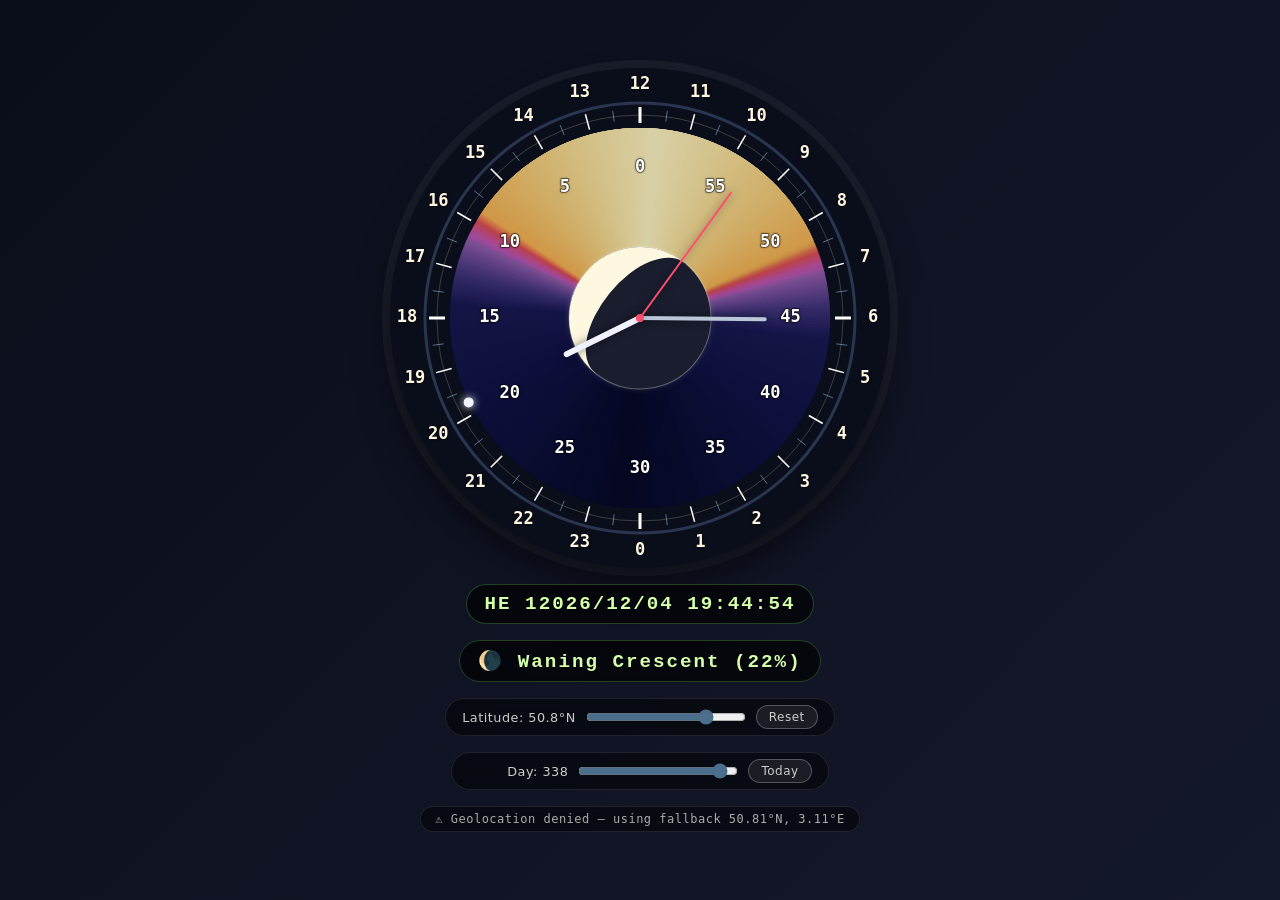
<file: index.html>
<!DOCTYPE html>
<html lang="en">
<head>
    <meta charset="UTF-8">
    <meta name="viewport" content="width=device-width, initial-scale=1.0, user-scalable=no">
    <!-- TRANSLATION EXAMPLE (DUTCH)
    <title>24-uurs Tegen de Klok in Klok | Holoceen Tijdperk</title>
    -->
    <title>24h Counterclockwise Clock | Holocene Era</title>
    <link rel="stylesheet" href="style.css">
    <link rel="stylesheet" href="clock.css"> 
</head>
<body>
    <div class="clock-container">
        <canvas id="clockCanvas" width="520" height="520"></canvas>
        <div class="clock-label" id="timestamp">HE 12000/00/00 00:00:00</div>
        <div class="clock-label" id="moonPhase">🌑 New Moon</div>
        
        <!-- Latitude explorer -->
        <div class="slider-control" id="latitudeControl">
            <!-- TRANSLATION EXAMPLE (DUTCH)
            <label for="latSlider" id="latLabel">Breedtegraad: 50.8°N</label>
            -->
            <label for="latSlider" id="latLabel">Latitude: 50.8°N</label>
            <input type="range" id="latSlider" min="-90" max="90" value="50.8" step="0.1">
            <button id="latReset">Reset</button>
        </div>

        <!-- Day slider -->
        <div class="slider-control" id="dayControl">
            <!-- TRANSLATION EXAMPLE (DUTCH)
            <label for="daySlider" id="dayLabel">Dag: 172</label>
            -->
            <label for="daySlider" id="dayLabel">Day: 172</label>
            <input type="range" id="daySlider" min="1" max="365" value="172" step="1">
            <!-- TRANSLATION EXAMPLE (DUTCH)
            <button id="dayReset">Vandaag</button>
            -->
            <button id="dayReset">Today</button>
        </div>
        
        <div class="clock-status" id="clockStatus">
            <span id="statusMessage">Loading clock...</span>
        </div>
    </div>
    
    <script src="astro.js"></script>
    <script src="clock.js"></script>
</body>
</html>
</file>
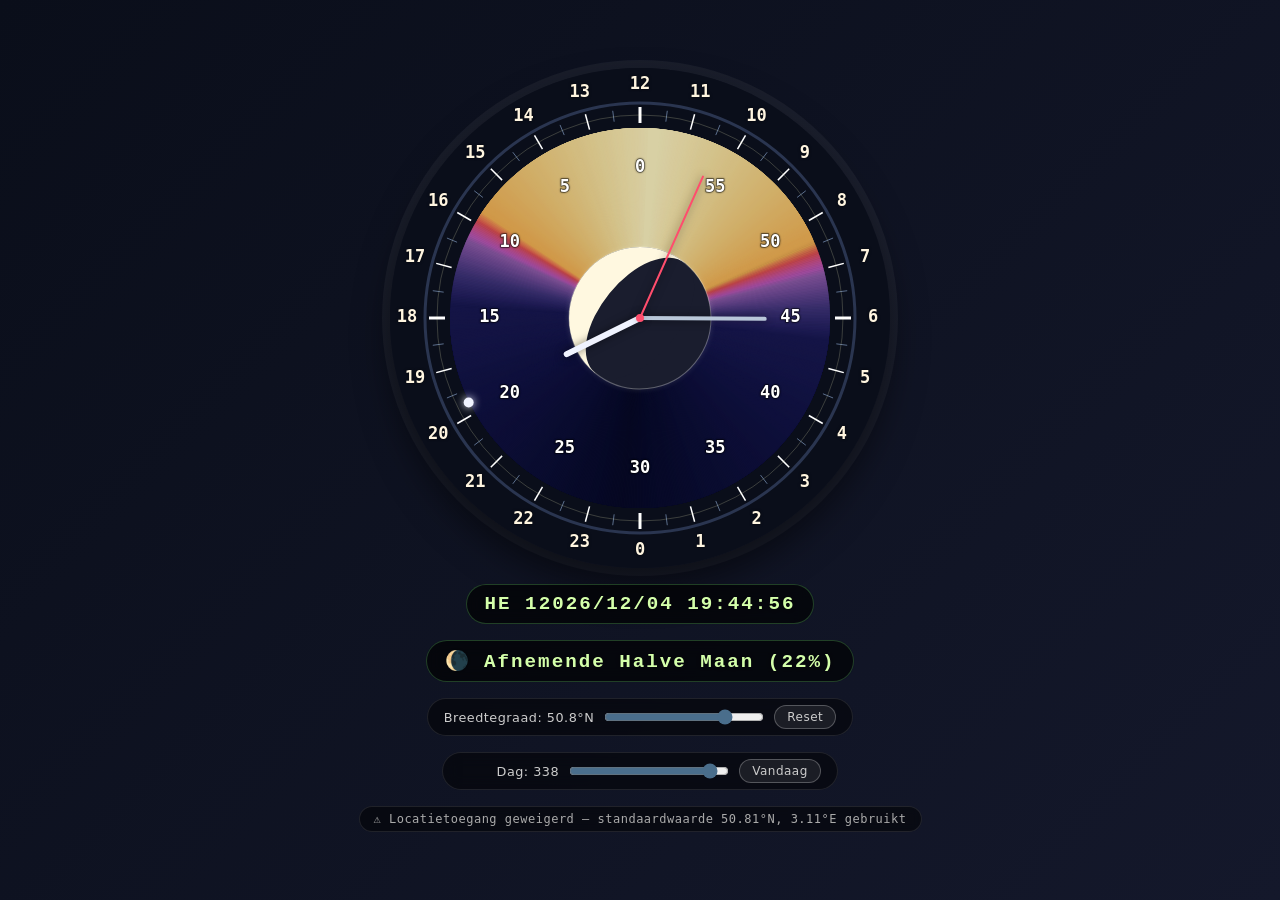
<file: clock.nl.html>
<!DOCTYPE html>
<html lang="en">
<head>
    <meta charset="UTF-8">
    <meta name="viewport" content="width=device-width, initial-scale=1.0, user-scalable=no">
    <title>24-uurs Tegen de Klok in Klok | Holoceen Tijdperk</title>
    <link rel="stylesheet" href="style.css">
    <link rel="stylesheet" href="clock.css"> 
</head>
<body>
    <div class="clock-container">
        <canvas id="clockCanvas" width="520" height="520"></canvas>
        <div class="clock-label" id="timestamp">HE 12000/00/00 00:00:00</div>
        <div class="clock-label" id="moonPhase">🌑 New Moon</div>
        
        <!-- Latitude explorer -->
        <div class="slider-control" id="latitudeControl">
            <label for="latSlider" id="latLabel">Breedtegraad: 50.8°N</label>
            <input type="range" id="latSlider" min="-90" max="90" value="50.8" step="0.1">
            <button id="latReset">Reset</button>
        </div>

        <!-- Day slider -->
        <div class="slider-control" id="dayControl">
            <label for="daySlider" id="dayLabel">Dag: 172</label>
            <input type="range" id="daySlider" min="1" max="365" value="172" step="1">
            <button id="dayReset">Vandaag</button>
        </div>
        
        <div class="clock-status" id="clockStatus">
            <span id="statusMessage">Loading clock...</span>
        </div>
    </div>
    
    <script src="astro.js"></script>
    <script src="clock.nl.js"></script>
</body>
</html>
</file>
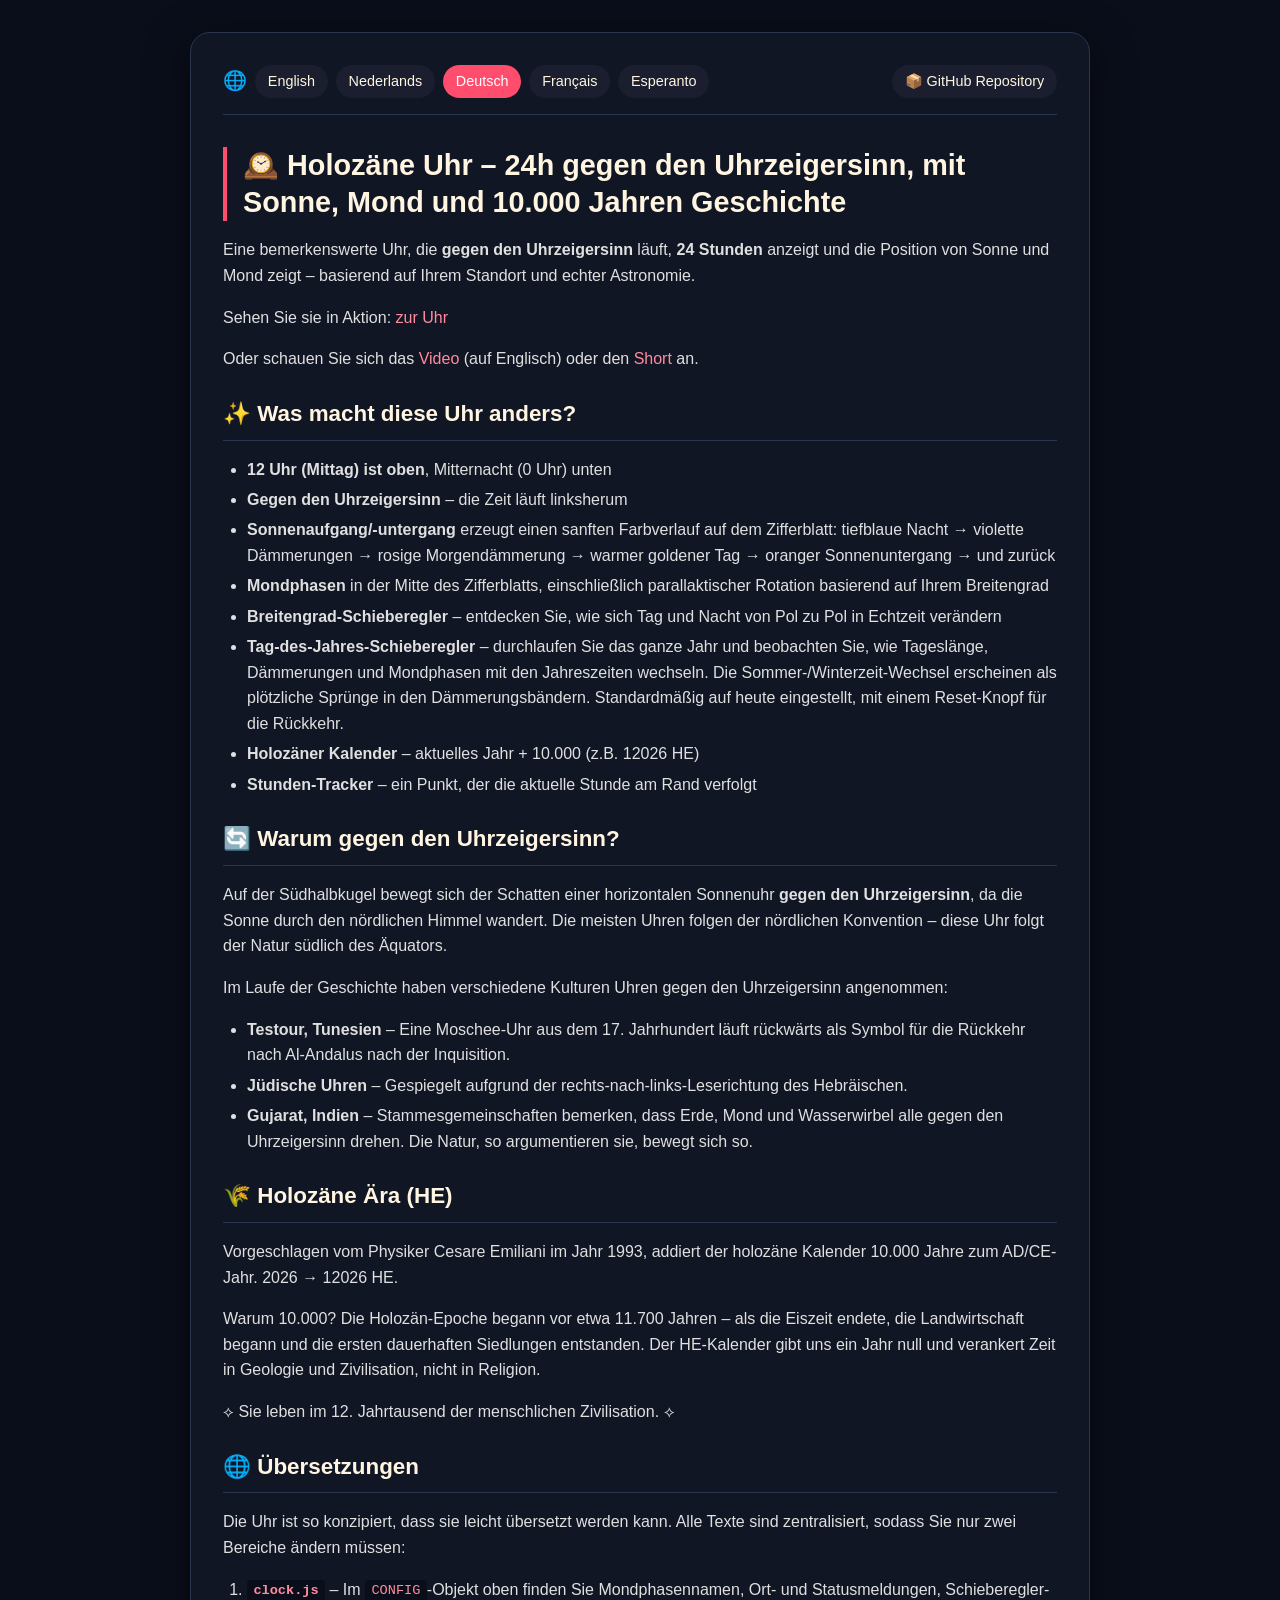
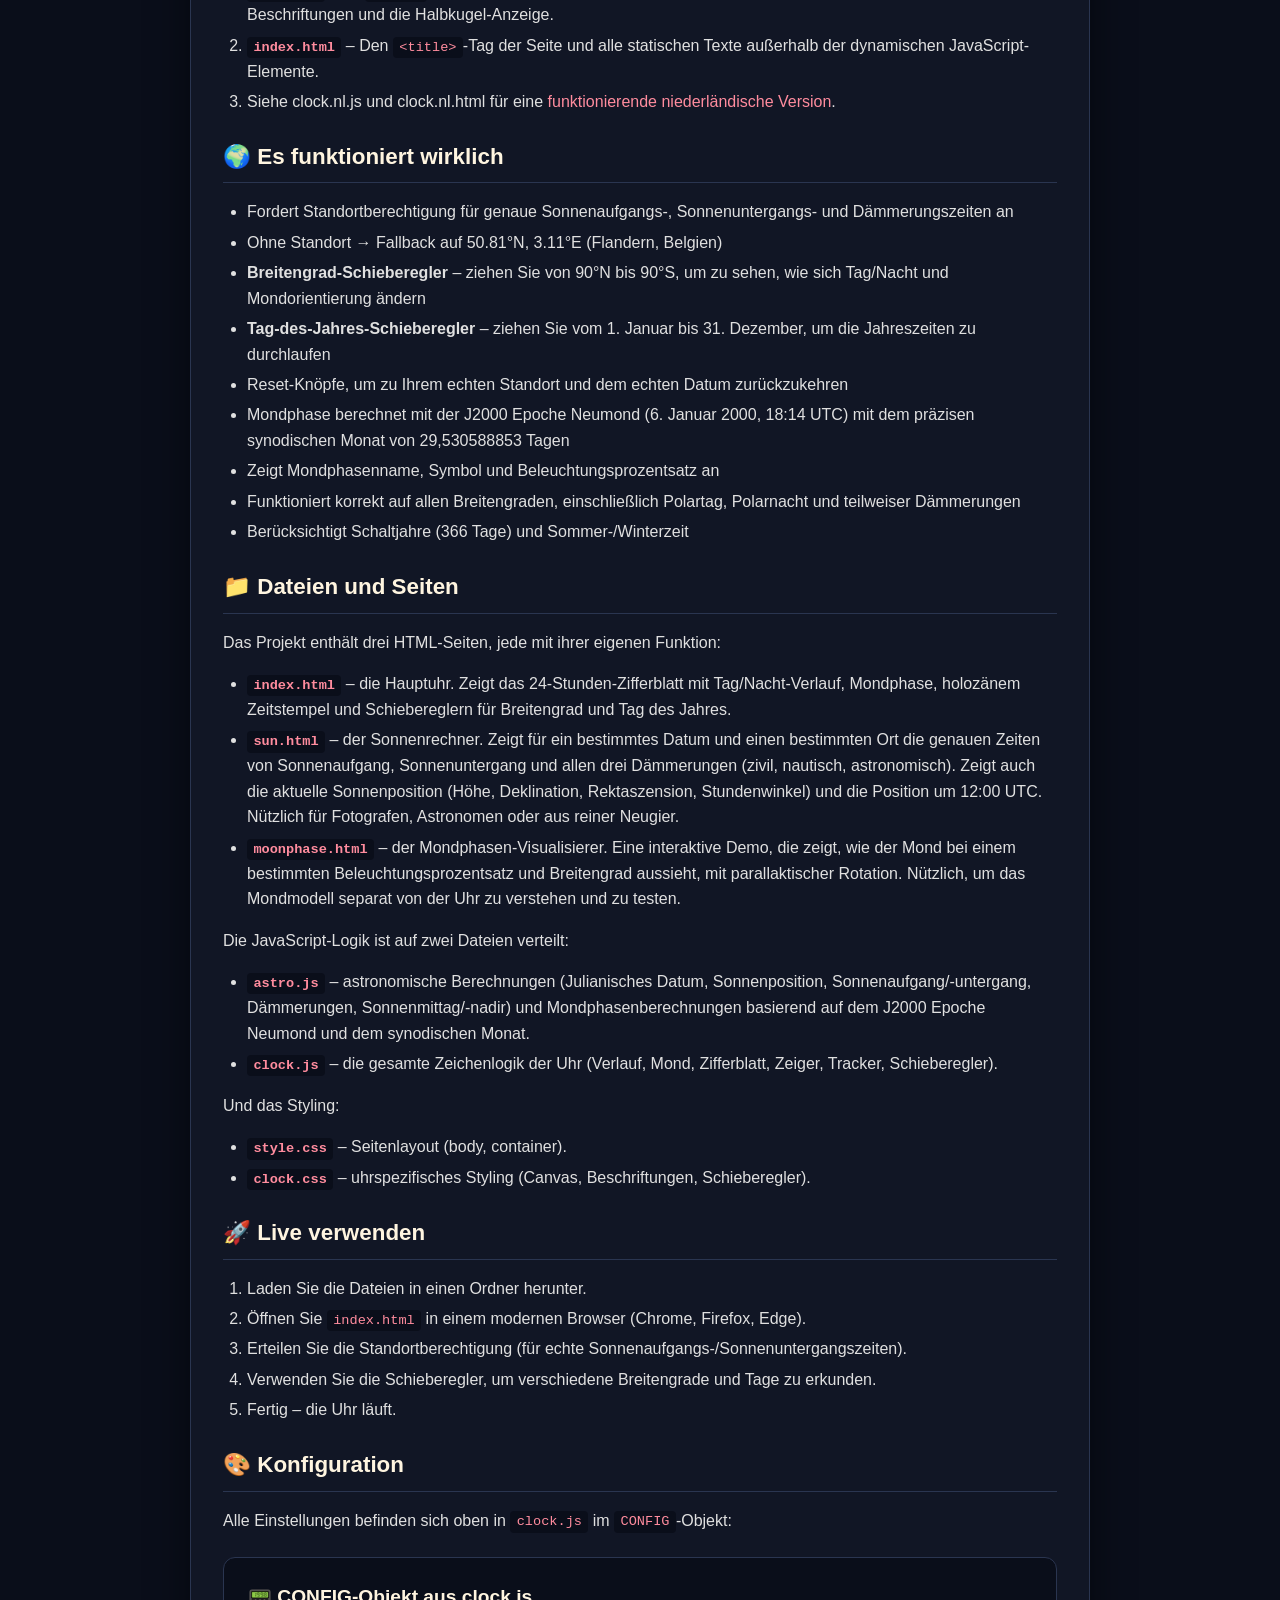
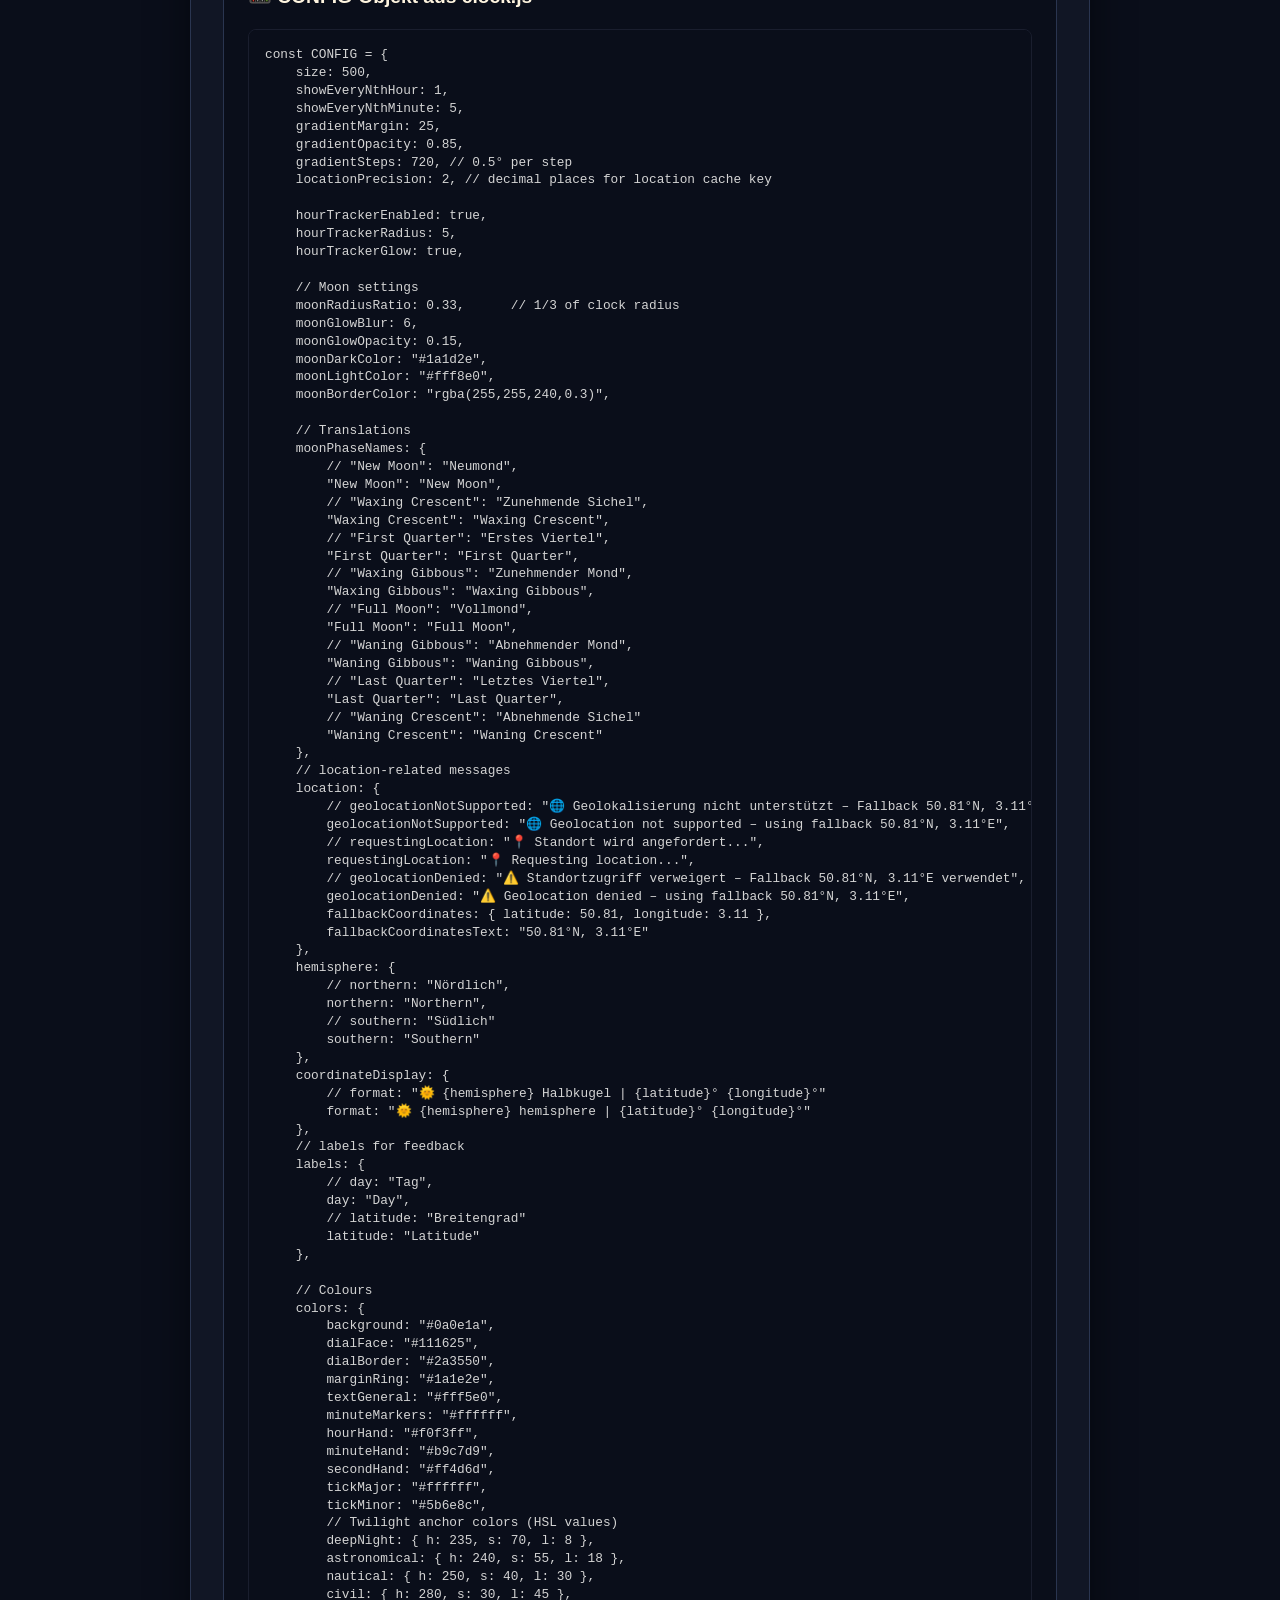
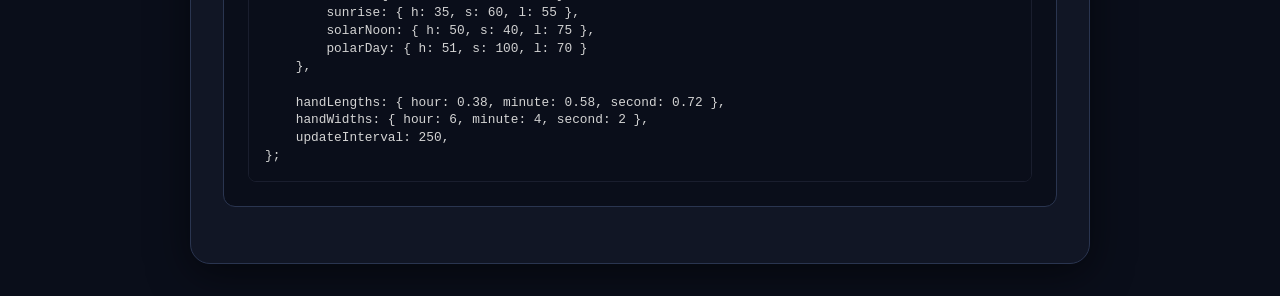
<file: explanation.de.html>
<!DOCTYPE html>
<html lang="de">
<head>
    <meta charset="UTF-8">
    <meta name="viewport" content="width=device-width, initial-scale=1.0">
    <title>Holozäne Uhr – Erklärung (DE)</title>
    <link rel="stylesheet" href="explanation.css">
</head>
<body>
    <div class="explanation-container">
        <div class="top-bar">
            <div class="language-switcher">
                <span>🌐</span>
                <a href="explanation.en.html">English</a>
                <a href="explanation.nl.html">Nederlands</a>
                <a href="explanation.de.html" class="active">Deutsch</a>
                <a href="explanation.fr.html">Français</a>
                <a href="explanation.eo.html">Esperanto</a>
            </div>
            <div class="repo-link">
                <a href="https://github.com/DenIngenieur/24-uur-klok">📦 GitHub Repository</a>
            </div>
        </div>

        <h1>🕰️ Holozäne Uhr – 24h gegen den Uhrzeigersinn, mit Sonne, Mond und 10.000 Jahren Geschichte</h1>
        <p>Eine bemerkenswerte Uhr, die <strong>gegen den Uhrzeigersinn</strong> läuft, <strong>24 Stunden</strong> anzeigt und die Position von Sonne und Mond zeigt – basierend auf Ihrem Standort und echter Astronomie.</p>
        <p>Sehen Sie sie in Aktion: <a href="https://deningenieur.github.io/24-uur-klok/">zur Uhr</a></p>
        <p>Oder schauen Sie sich das <a href="https://www.youtube.com/watch?v=l6dikXuCVhc">Video</a> (auf Englisch) oder den <a href="https://www.youtube.com/shorts/IWTc8v2MhoM">Short</a> an.</p>

        <h2>✨ Was macht diese Uhr anders?</h2>
        <ul>
            <li><strong>12 Uhr (Mittag) ist oben</strong>, Mitternacht (0 Uhr) unten</li>
            <li><strong>Gegen den Uhrzeigersinn</strong> – die Zeit läuft linksherum</li>
            <li><strong>Sonnenaufgang/-untergang</strong> erzeugt einen sanften Farbverlauf auf dem Zifferblatt: tiefblaue Nacht → violette Dämmerungen → rosige Morgendämmerung → warmer goldener Tag → oranger Sonnenuntergang → und zurück</li>
            <li><strong>Mondphasen</strong> in der Mitte des Zifferblatts, einschließlich parallaktischer Rotation basierend auf Ihrem Breitengrad</li>
            <li><strong>Breitengrad-Schieberegler</strong> – entdecken Sie, wie sich Tag und Nacht von Pol zu Pol in Echtzeit verändern</li>
            <li><strong>Tag-des-Jahres-Schieberegler</strong> – durchlaufen Sie das ganze Jahr und beobachten Sie, wie Tageslänge, Dämmerungen und Mondphasen mit den Jahreszeiten wechseln. Die Sommer-/Winterzeit-Wechsel erscheinen als plötzliche Sprünge in den Dämmerungsbändern. Standardmäßig auf heute eingestellt, mit einem Reset-Knopf für die Rückkehr.</li>
            <li><strong>Holozäner Kalender</strong> – aktuelles Jahr + 10.000 (z.B. 12026 HE)</li>
            <li><strong>Stunden-Tracker</strong> – ein Punkt, der die aktuelle Stunde am Rand verfolgt</li>
        </ul>

        <h2>🔄 Warum gegen den Uhrzeigersinn?</h2>
        <p>Auf der Südhalbkugel bewegt sich der Schatten einer horizontalen Sonnenuhr <strong>gegen den Uhrzeigersinn</strong>, da die Sonne durch den nördlichen Himmel wandert. Die meisten Uhren folgen der nördlichen Konvention – diese Uhr folgt der Natur südlich des Äquators.</p>
        <p>Im Laufe der Geschichte haben verschiedene Kulturen Uhren gegen den Uhrzeigersinn angenommen:</p>
        <ul>
            <li><strong>Testour, Tunesien</strong> – Eine Moschee-Uhr aus dem 17. Jahrhundert läuft rückwärts als Symbol für die Rückkehr nach Al-Andalus nach der Inquisition.</li>
            <li><strong>Jüdische Uhren</strong> – Gespiegelt aufgrund der rechts-nach-links-Leserichtung des Hebräischen.</li>
            <li><strong>Gujarat, Indien</strong> – Stammesgemeinschaften bemerken, dass Erde, Mond und Wasserwirbel alle gegen den Uhrzeigersinn drehen. Die Natur, so argumentieren sie, bewegt sich so.</li>
        </ul>

        <h2>🌾 Holozäne Ära (HE)</h2>
        <p>Vorgeschlagen vom Physiker Cesare Emiliani im Jahr 1993, addiert der holozäne Kalender 10.000 Jahre zum AD/CE-Jahr. 2026 → 12026 HE.</p>
        <p>Warum 10.000? Die Holozän-Epoche begann vor etwa 11.700 Jahren – als die Eiszeit endete, die Landwirtschaft begann und die ersten dauerhaften Siedlungen entstanden. Der HE-Kalender gibt uns ein Jahr null und verankert Zeit in Geologie und Zivilisation, nicht in Religion.</p>
        <p>⟡ Sie leben im 12. Jahrtausend der menschlichen Zivilisation. ⟡</p>

        <h2>🌐 Übersetzungen</h2>
        <p>Die Uhr ist so konzipiert, dass sie leicht übersetzt werden kann. Alle Texte sind zentralisiert, sodass Sie nur zwei Bereiche ändern müssen:</p>
        <ol>
            <li><strong><code>clock.js</code></strong> – Im <code>CONFIG</code>-Objekt oben finden Sie Mondphasennamen, Ort- und Statusmeldungen, Schieberegler-Beschriftungen und die Halbkugel-Anzeige.</li>
            <li><strong><code>index.html</code></strong> – Den <code>&lt;title&gt;</code>-Tag der Seite und alle statischen Texte außerhalb der dynamischen JavaScript-Elemente.</li>
            <li>Siehe clock.nl.js und clock.nl.html für eine <a href="https://deningenieur.github.io/24-uur-klok/clock.nl.html">funktionierende niederländische Version</a>.</li>
        </ol>

        <h2>🌍 Es funktioniert wirklich</h2>
        <ul>
            <li>Fordert Standortberechtigung für genaue Sonnenaufgangs-, Sonnenuntergangs- und Dämmerungszeiten an</li>
            <li>Ohne Standort → Fallback auf 50.81°N, 3.11°E (Flandern, Belgien)</li>
            <li><strong>Breitengrad-Schieberegler</strong> – ziehen Sie von 90°N bis 90°S, um zu sehen, wie sich Tag/Nacht und Mondorientierung ändern</li>
            <li><strong>Tag-des-Jahres-Schieberegler</strong> – ziehen Sie vom 1. Januar bis 31. Dezember, um die Jahreszeiten zu durchlaufen</li>
            <li>Reset-Knöpfe, um zu Ihrem echten Standort und dem echten Datum zurückzukehren</li>
            <li>Mondphase berechnet mit der J2000 Epoche Neumond (6. Januar 2000, 18:14 UTC) mit dem präzisen synodischen Monat von 29,530588853 Tagen</li>
            <li>Zeigt Mondphasenname, Symbol und Beleuchtungsprozentsatz an</li>
            <li>Funktioniert korrekt auf allen Breitengraden, einschließlich Polartag, Polarnacht und teilweiser Dämmerungen</li>
            <li>Berücksichtigt Schaltjahre (366 Tage) und Sommer-/Winterzeit</li>
        </ul>

        <h2>📁 Dateien und Seiten</h2>
        <p>Das Projekt enthält drei HTML-Seiten, jede mit ihrer eigenen Funktion:</p>
        <ul>
            <li><strong><code>index.html</code></strong> – die Hauptuhr. Zeigt das 24-Stunden-Zifferblatt mit Tag/Nacht-Verlauf, Mondphase, holozänem Zeitstempel und Schiebereglern für Breitengrad und Tag des Jahres.</li>
            <li><strong><code>sun.html</code></strong> – der Sonnenrechner. Zeigt für ein bestimmtes Datum und einen bestimmten Ort die genauen Zeiten von Sonnenaufgang, Sonnenuntergang und allen drei Dämmerungen (zivil, nautisch, astronomisch). Zeigt auch die aktuelle Sonnenposition (Höhe, Deklination, Rektaszension, Stundenwinkel) und die Position um 12:00 UTC. Nützlich für Fotografen, Astronomen oder aus reiner Neugier.</li>
            <li><strong><code>moonphase.html</code></strong> – der Mondphasen-Visualisierer. Eine interaktive Demo, die zeigt, wie der Mond bei einem bestimmten Beleuchtungsprozentsatz und Breitengrad aussieht, mit parallaktischer Rotation. Nützlich, um das Mondmodell separat von der Uhr zu verstehen und zu testen.</li>
        </ul>
        <p>Die JavaScript-Logik ist auf zwei Dateien verteilt:</p>
        <ul>
            <li><strong><code>astro.js</code></strong> – astronomische Berechnungen (Julianisches Datum, Sonnenposition, Sonnenaufgang/-untergang, Dämmerungen, Sonnenmittag/-nadir) und Mondphasenberechnungen basierend auf dem J2000 Epoche Neumond und dem synodischen Monat.</li>
            <li><strong><code>clock.js</code></strong> – die gesamte Zeichenlogik der Uhr (Verlauf, Mond, Zifferblatt, Zeiger, Tracker, Schieberegler).</li>
        </ul>
        <p>Und das Styling:</p>
        <ul>
            <li><strong><code>style.css</code></strong> – Seitenlayout (body, container).</li>
            <li><strong><code>clock.css</code></strong> – uhrspezifisches Styling (Canvas, Beschriftungen, Schieberegler).</li>
        </ul>

        <h2>🚀 Live verwenden</h2>
        <ol>
            <li>Laden Sie die Dateien in einen Ordner herunter.</li>
            <li>Öffnen Sie <code>index.html</code> in einem modernen Browser (Chrome, Firefox, Edge).</li>
            <li>Erteilen Sie die Standortberechtigung (für echte Sonnenaufgangs-/Sonnenuntergangszeiten).</li>
            <li>Verwenden Sie die Schieberegler, um verschiedene Breitengrade und Tage zu erkunden.</li>
            <li>Fertig – die Uhr läuft.</li>
        </ol>

        <h2>🎨 Konfiguration</h2>
        <p>Alle Einstellungen befinden sich oben in <code>clock.js</code> im <code>CONFIG</code>-Objekt:</p>

        <div class="config-section">
            <h3>📟 CONFIG-Objekt aus clock.js</h3>
            <pre>const CONFIG = {
    size: 500,
    showEveryNthHour: 1,
    showEveryNthMinute: 5,
    gradientMargin: 25,
    gradientOpacity: 0.85,
    gradientSteps: 720, // 0.5° per step
    locationPrecision: 2, // decimal places for location cache key
    
    hourTrackerEnabled: true,
    hourTrackerRadius: 5,
    hourTrackerGlow: true,
    
    // Moon settings
    moonRadiusRatio: 0.33,      // 1/3 of clock radius
    moonGlowBlur: 6,
    moonGlowOpacity: 0.15,
    moonDarkColor: "#1a1d2e",
    moonLightColor: "#fff8e0",
    moonBorderColor: "rgba(255,255,240,0.3)",

    // Translations
    moonPhaseNames: {
        // "New Moon": "Neumond",
        "New Moon": "New Moon",
        // "Waxing Crescent": "Zunehmende Sichel",
        "Waxing Crescent": "Waxing Crescent",
        // "First Quarter": "Erstes Viertel",
        "First Quarter": "First Quarter",
        // "Waxing Gibbous": "Zunehmender Mond",
        "Waxing Gibbous": "Waxing Gibbous",
        // "Full Moon": "Vollmond",
        "Full Moon": "Full Moon",
        // "Waning Gibbous": "Abnehmender Mond",
        "Waning Gibbous": "Waning Gibbous",
        // "Last Quarter": "Letztes Viertel",
        "Last Quarter": "Last Quarter",
        // "Waning Crescent": "Abnehmende Sichel"
        "Waning Crescent": "Waning Crescent"
    },
    // location-related messages
    location: {
        // geolocationNotSupported: "🌐 Geolokalisierung nicht unterstützt – Fallback 50.81°N, 3.11°E verwendet",
        geolocationNotSupported: "🌐 Geolocation not supported – using fallback 50.81°N, 3.11°E",
        // requestingLocation: "📍 Standort wird angefordert...",
        requestingLocation: "📍 Requesting location...",
        // geolocationDenied: "⚠️ Standortzugriff verweigert – Fallback 50.81°N, 3.11°E verwendet",
        geolocationDenied: "⚠️ Geolocation denied – using fallback 50.81°N, 3.11°E",
        fallbackCoordinates: { latitude: 50.81, longitude: 3.11 },
        fallbackCoordinatesText: "50.81°N, 3.11°E"
    },
    hemisphere: {
        // northern: "Nördlich",
        northern: "Northern",
        // southern: "Südlich"
        southern: "Southern"
    },
    coordinateDisplay: {
        // format: "🌞 {hemisphere} Halbkugel | {latitude}° {longitude}°"
        format: "🌞 {hemisphere} hemisphere | {latitude}° {longitude}°"
    },
    // labels for feedback
    labels: {
        // day: "Tag",
        day: "Day",
        // latitude: "Breitengrad"
        latitude: "Latitude"
    },

    // Colours
    colors: {
        background: "#0a0e1a",
        dialFace: "#111625",
        dialBorder: "#2a3550",
        marginRing: "#1a1e2e",
        textGeneral: "#fff5e0",
        minuteMarkers: "#ffffff",
        hourHand: "#f0f3ff",
        minuteHand: "#b9c7d9",
        secondHand: "#ff4d6d",
        tickMajor: "#ffffff",
        tickMinor: "#5b6e8c",
        // Twilight anchor colors (HSL values)
        deepNight: { h: 235, s: 70, l: 8 },
        astronomical: { h: 240, s: 55, l: 18 },
        nautical: { h: 250, s: 40, l: 30 },
        civil: { h: 280, s: 30, l: 45 },
        sunrise: { h: 35, s: 60, l: 55 },
        solarNoon: { h: 50, s: 40, l: 75 },
        polarDay: { h: 51, s: 100, l: 70 }
    },
    
    handLengths: { hour: 0.38, minute: 0.58, second: 0.72 },
    handWidths: { hour: 6, minute: 4, second: 2 },
    updateInterval: 250,
};</pre>
        </div>
    </div>
</body>
</html>
</file>
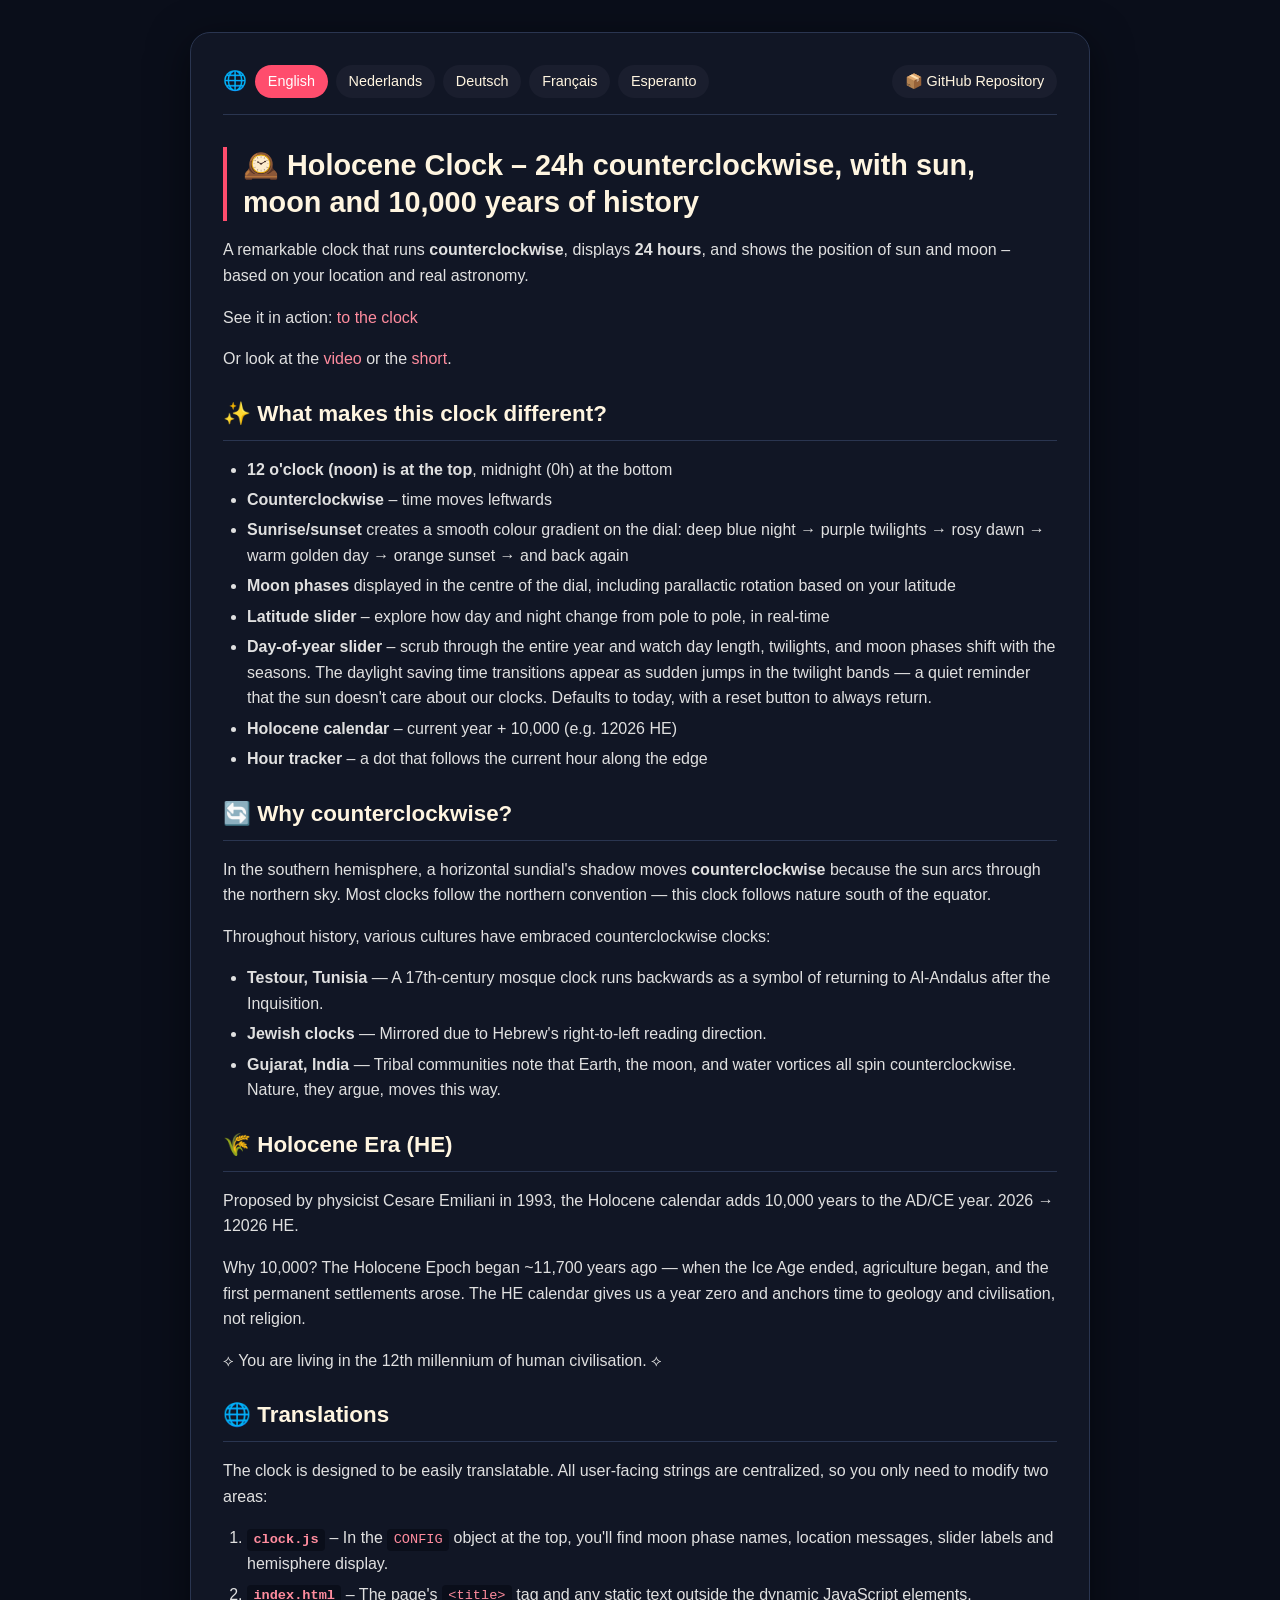
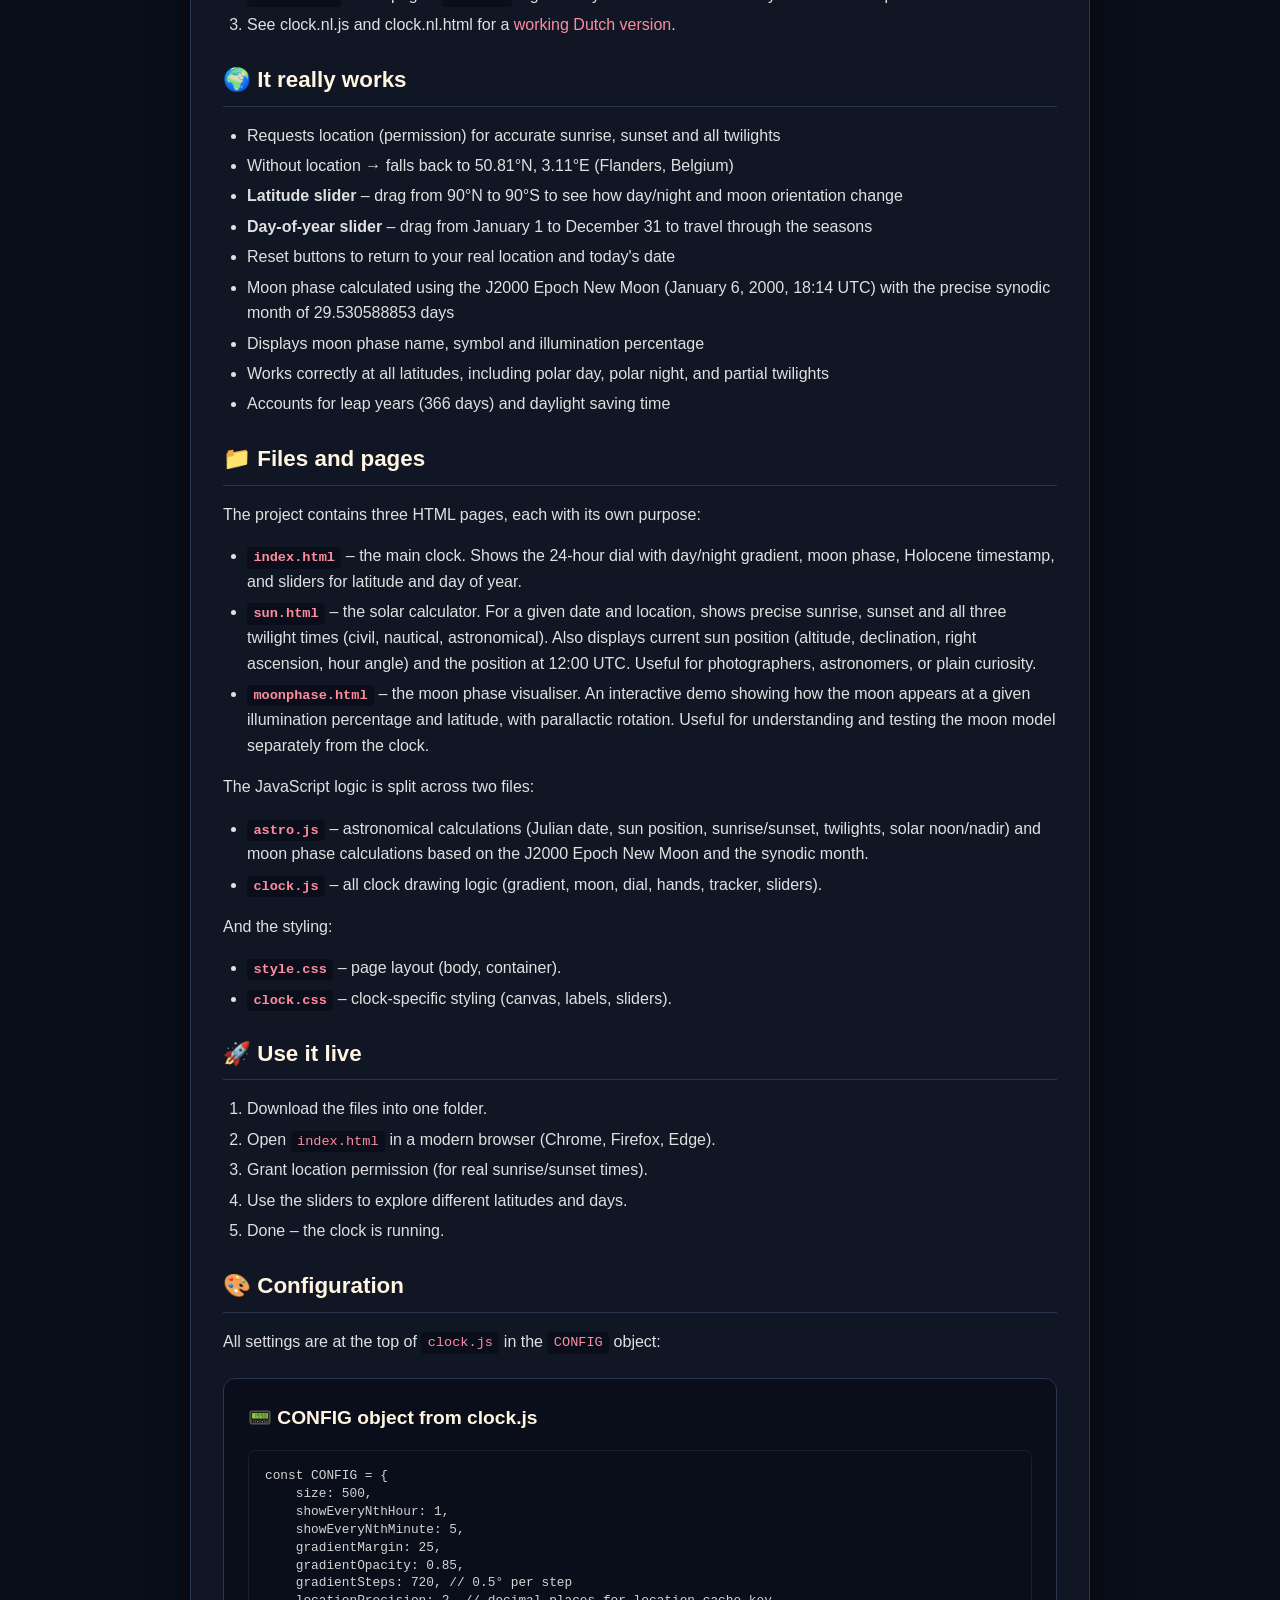
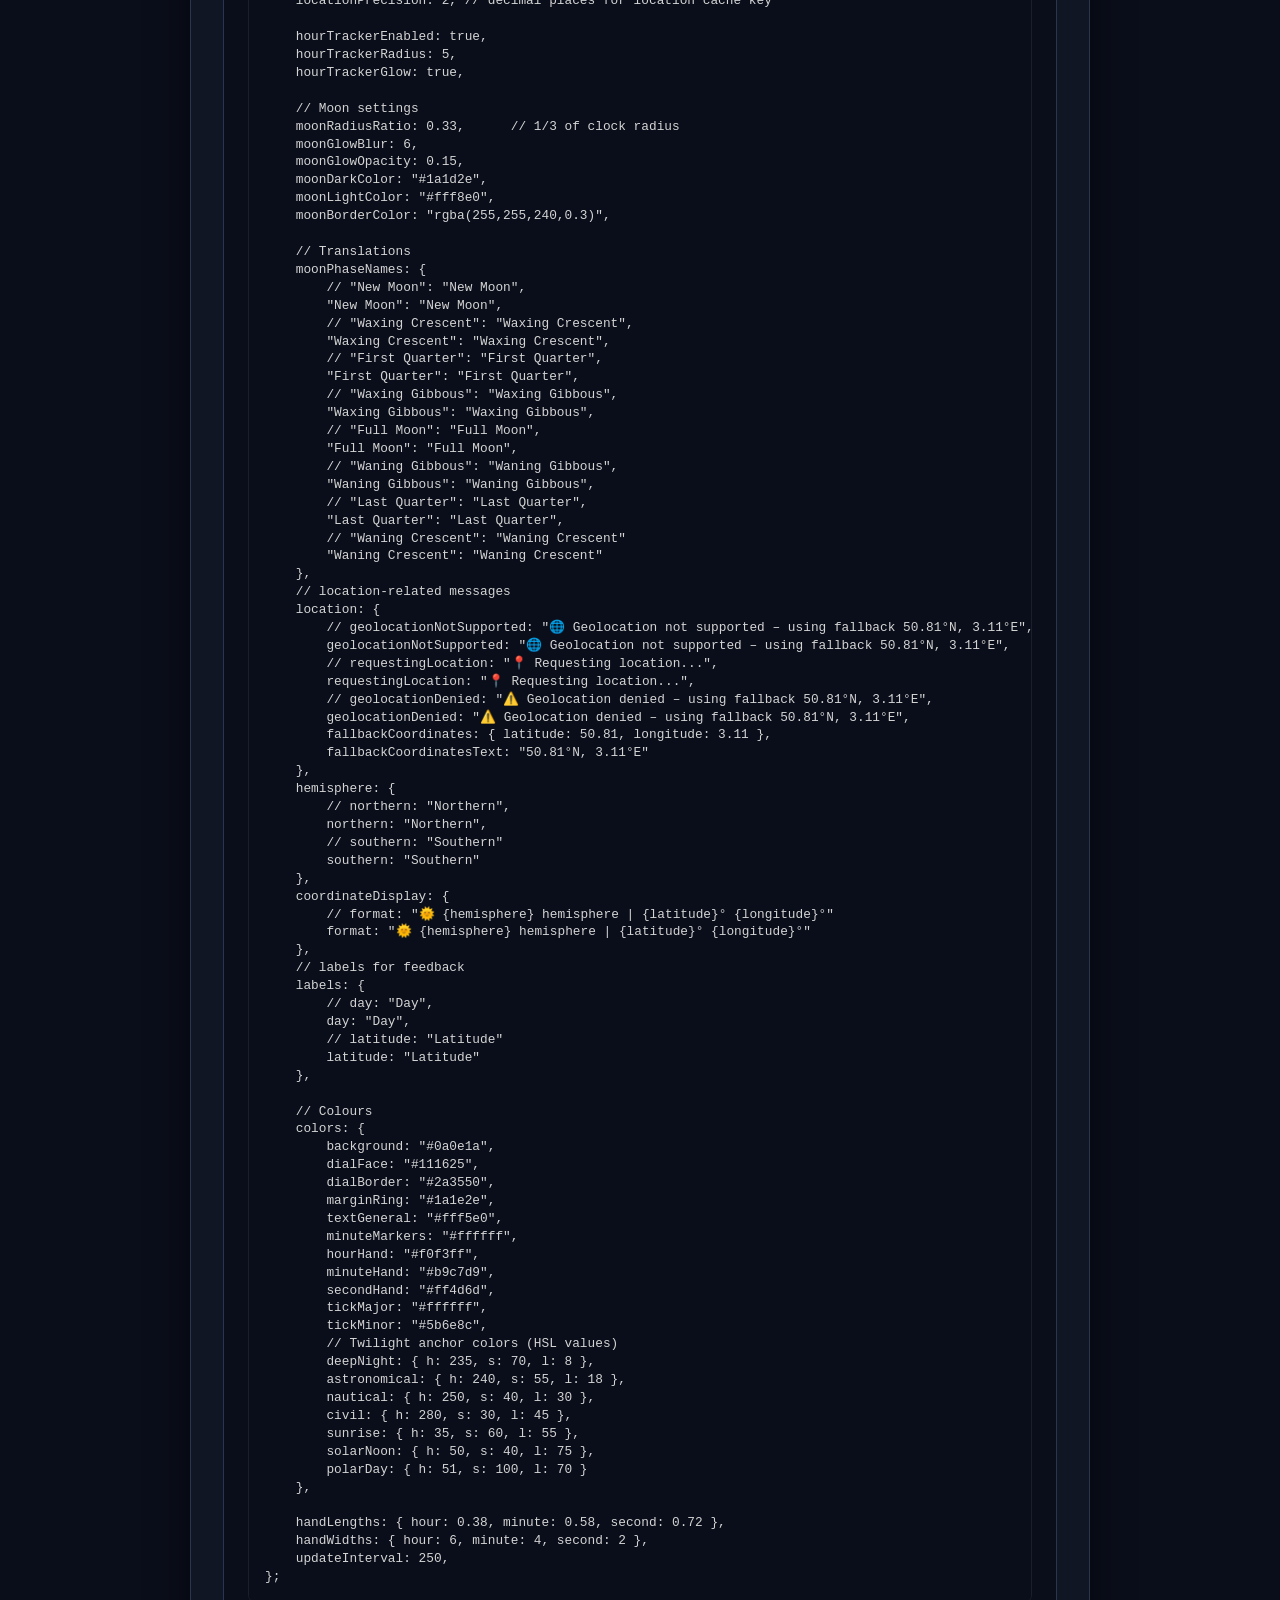
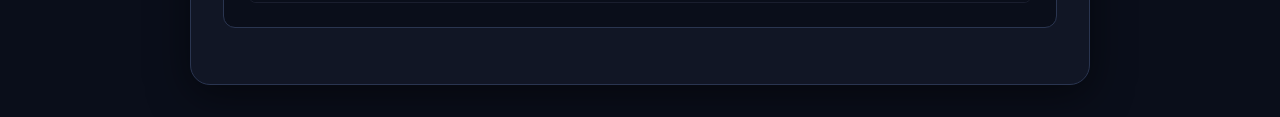
<file: explanation.en.html>
<!DOCTYPE html>
<html lang="en">
<head>
    <meta charset="UTF-8">
    <meta name="viewport" content="width=device-width, initial-scale=1.0">
    <title>Holocene Clock – Explanation (EN)</title>
    <link rel="stylesheet" href="explanation.css">
</head>
<body>
    <div class="explanation-container">
        <!-- Language Switcher + Repo Link -->
        <div class="top-bar">
            <div class="language-switcher">
                <span>🌐</span>
                <a href="explanation.en.html" class="active">English</a>
                <a href="explanation.nl.html">Nederlands</a>
                <a href="explanation.de.html">Deutsch</a>
                <a href="explanation.fr.html">Français</a>
                <a href="explanation.eo.html">Esperanto</a>
            </div>
            <div class="repo-link">
                <a href="https://github.com/DenIngenieur/24-uur-klok">📦 GitHub Repository</a>
            </div>
        </div>

        <h1>🕰️ Holocene Clock – 24h counterclockwise, with sun, moon and 10,000 years of history</h1>
        <p>A remarkable clock that runs <strong>counterclockwise</strong>, displays <strong>24 hours</strong>, and shows the position of sun and moon – based on your location and real astronomy.</p>
        <p>See it in action: <a href="https://deningenieur.github.io/24-uur-klok/">to the clock</a></p>
        <p>Or look at the <a href="https://www.youtube.com/watch?v=l6dikXuCVhc">video</a> or the <a href="https://www.youtube.com/shorts/IWTc8v2MhoM">short</a>.</p>

        <h2>✨ What makes this clock different?</h2>
        <ul>
            <li><strong>12 o'clock (noon) is at the top</strong>, midnight (0h) at the bottom</li>
            <li><strong>Counterclockwise</strong> – time moves leftwards</li>
            <li><strong>Sunrise/sunset</strong> creates a smooth colour gradient on the dial: deep blue night → purple twilights → rosy dawn → warm golden day → orange sunset → and back again</li>
            <li><strong>Moon phases</strong> displayed in the centre of the dial, including parallactic rotation based on your latitude</li>
            <li><strong>Latitude slider</strong> – explore how day and night change from pole to pole, in real-time</li>
            <li><strong>Day-of-year slider</strong> – scrub through the entire year and watch day length, twilights, and moon phases shift with the seasons. The daylight saving time transitions appear as sudden jumps in the twilight bands — a quiet reminder that the sun doesn't care about our clocks. Defaults to today, with a reset button to always return.</li>
            <li><strong>Holocene calendar</strong> – current year + 10,000 (e.g. 12026 HE)</li>
            <li><strong>Hour tracker</strong> – a dot that follows the current hour along the edge</li>
        </ul>

        <h2>🔄 Why counterclockwise?</h2>
        <p>In the southern hemisphere, a horizontal sundial's shadow moves <strong>counterclockwise</strong> because the sun arcs through the northern sky. Most clocks follow the northern convention — this clock follows nature south of the equator.</p>
        <p>Throughout history, various cultures have embraced counterclockwise clocks:</p>
        <ul>
            <li><strong>Testour, Tunisia</strong> — A 17th-century mosque clock runs backwards as a symbol of returning to Al-Andalus after the Inquisition.</li>
            <li><strong>Jewish clocks</strong> — Mirrored due to Hebrew's right-to-left reading direction.</li>
            <li><strong>Gujarat, India</strong> — Tribal communities note that Earth, the moon, and water vortices all spin counterclockwise. Nature, they argue, moves this way.</li>
        </ul>

        <h2>🌾 Holocene Era (HE)</h2>
        <p>Proposed by physicist Cesare Emiliani in 1993, the Holocene calendar adds 10,000 years to the AD/CE year. 2026 → 12026 HE.</p>
        <p>Why 10,000? The Holocene Epoch began ~11,700 years ago — when the Ice Age ended, agriculture began, and the first permanent settlements arose. The HE calendar gives us a year zero and anchors time to geology and civilisation, not religion.</p>
        <p>⟡ You are living in the 12th millennium of human civilisation. ⟡</p>

        <h2>🌐 Translations</h2>
        <p>The clock is designed to be easily translatable. All user-facing strings are centralized, so you only need to modify two areas:</p>
        <ol>
            <li><strong><code>clock.js</code></strong> – In the <code>CONFIG</code> object at the top, you'll find moon phase names, location messages, slider labels and hemisphere display.</li>
            <li><strong><code>index.html</code></strong> – The page's <code>&lt;title&gt;</code> tag and any static text outside the dynamic JavaScript elements.</li>
            <li>See clock.nl.js and clock.nl.html for a <a href="https://deningenieur.github.io/24-uur-klok/clock.nl.html">working Dutch version</a>.</li>
        </ol>

        <h2>🌍 It really works</h2>
        <ul>
            <li>Requests location (permission) for accurate sunrise, sunset and all twilights</li>
            <li>Without location → falls back to 50.81°N, 3.11°E (Flanders, Belgium)</li>
            <li><strong>Latitude slider</strong> – drag from 90°N to 90°S to see how day/night and moon orientation change</li>
            <li><strong>Day-of-year slider</strong> – drag from January 1 to December 31 to travel through the seasons</li>
            <li>Reset buttons to return to your real location and today's date</li>
            <li>Moon phase calculated using the J2000 Epoch New Moon (January 6, 2000, 18:14 UTC) with the precise synodic month of 29.530588853 days</li>
            <li>Displays moon phase name, symbol and illumination percentage</li>
            <li>Works correctly at all latitudes, including polar day, polar night, and partial twilights</li>
            <li>Accounts for leap years (366 days) and daylight saving time</li>
        </ul>

        <h2>📁 Files and pages</h2>
        <p>The project contains three HTML pages, each with its own purpose:</p>
        <ul>
            <li><strong><code>index.html</code></strong> – the main clock. Shows the 24-hour dial with day/night gradient, moon phase, Holocene timestamp, and sliders for latitude and day of year.</li>
            <li><strong><code>sun.html</code></strong> – the solar calculator. For a given date and location, shows precise sunrise, sunset and all three twilight times (civil, nautical, astronomical). Also displays current sun position (altitude, declination, right ascension, hour angle) and the position at 12:00 UTC. Useful for photographers, astronomers, or plain curiosity.</li>
            <li><strong><code>moonphase.html</code></strong> – the moon phase visualiser. An interactive demo showing how the moon appears at a given illumination percentage and latitude, with parallactic rotation. Useful for understanding and testing the moon model separately from the clock.</li>
        </ul>
        <p>The JavaScript logic is split across two files:</p>
        <ul>
            <li><strong><code>astro.js</code></strong> – astronomical calculations (Julian date, sun position, sunrise/sunset, twilights, solar noon/nadir) and moon phase calculations based on the J2000 Epoch New Moon and the synodic month.</li>
            <li><strong><code>clock.js</code></strong> – all clock drawing logic (gradient, moon, dial, hands, tracker, sliders).</li>
        </ul>
        <p>And the styling:</p>
        <ul>
            <li><strong><code>style.css</code></strong> – page layout (body, container).</li>
            <li><strong><code>clock.css</code></strong> – clock-specific styling (canvas, labels, sliders).</li>
</ul>

        <h2>🚀 Use it live</h2>
        <ol>
            <li>Download the files into one folder.</li>
            <li>Open <code>index.html</code> in a modern browser (Chrome, Firefox, Edge).</li>
            <li>Grant location permission (for real sunrise/sunset times).</li>
            <li>Use the sliders to explore different latitudes and days.</li>
            <li>Done – the clock is running.</li>
        </ol>

        <h2>🎨 Configuration</h2>
        <p>All settings are at the top of <code>clock.js</code> in the <code>CONFIG</code> object:</p>

        <div class="config-section">
            <h3>📟 CONFIG object from clock.js</h3>
            <pre>const CONFIG = {
    size: 500,
    showEveryNthHour: 1,
    showEveryNthMinute: 5,
    gradientMargin: 25,
    gradientOpacity: 0.85,
    gradientSteps: 720, // 0.5° per step
    locationPrecision: 2, // decimal places for location cache key
    
    hourTrackerEnabled: true,
    hourTrackerRadius: 5,
    hourTrackerGlow: true,
    
    // Moon settings
    moonRadiusRatio: 0.33,      // 1/3 of clock radius
    moonGlowBlur: 6,
    moonGlowOpacity: 0.15,
    moonDarkColor: "#1a1d2e",
    moonLightColor: "#fff8e0",
    moonBorderColor: "rgba(255,255,240,0.3)",

    // Translations
    moonPhaseNames: {
        // "New Moon": "New Moon",
        "New Moon": "New Moon",
        // "Waxing Crescent": "Waxing Crescent",
        "Waxing Crescent": "Waxing Crescent",
        // "First Quarter": "First Quarter",
        "First Quarter": "First Quarter",
        // "Waxing Gibbous": "Waxing Gibbous",
        "Waxing Gibbous": "Waxing Gibbous",
        // "Full Moon": "Full Moon",
        "Full Moon": "Full Moon",
        // "Waning Gibbous": "Waning Gibbous",
        "Waning Gibbous": "Waning Gibbous",
        // "Last Quarter": "Last Quarter",
        "Last Quarter": "Last Quarter",
        // "Waning Crescent": "Waning Crescent"
        "Waning Crescent": "Waning Crescent"
    },
    // location-related messages
    location: {
        // geolocationNotSupported: "🌐 Geolocation not supported – using fallback 50.81°N, 3.11°E",
        geolocationNotSupported: "🌐 Geolocation not supported – using fallback 50.81°N, 3.11°E",
        // requestingLocation: "📍 Requesting location...",
        requestingLocation: "📍 Requesting location...",
        // geolocationDenied: "⚠️ Geolocation denied – using fallback 50.81°N, 3.11°E",
        geolocationDenied: "⚠️ Geolocation denied – using fallback 50.81°N, 3.11°E",
        fallbackCoordinates: { latitude: 50.81, longitude: 3.11 },
        fallbackCoordinatesText: "50.81°N, 3.11°E"
    },
    hemisphere: {
        // northern: "Northern",
        northern: "Northern",
        // southern: "Southern"
        southern: "Southern"
    },
    coordinateDisplay: {
        // format: "🌞 {hemisphere} hemisphere | {latitude}° {longitude}°"
        format: "🌞 {hemisphere} hemisphere | {latitude}° {longitude}°"
    },
    // labels for feedback
    labels: {
        // day: "Day",
        day: "Day",
        // latitude: "Latitude"
        latitude: "Latitude"
    },

    // Colours
    colors: {
        background: "#0a0e1a",
        dialFace: "#111625",
        dialBorder: "#2a3550",
        marginRing: "#1a1e2e",
        textGeneral: "#fff5e0",
        minuteMarkers: "#ffffff",
        hourHand: "#f0f3ff",
        minuteHand: "#b9c7d9",
        secondHand: "#ff4d6d",
        tickMajor: "#ffffff",
        tickMinor: "#5b6e8c",
        // Twilight anchor colors (HSL values)
        deepNight: { h: 235, s: 70, l: 8 },
        astronomical: { h: 240, s: 55, l: 18 },
        nautical: { h: 250, s: 40, l: 30 },
        civil: { h: 280, s: 30, l: 45 },
        sunrise: { h: 35, s: 60, l: 55 },
        solarNoon: { h: 50, s: 40, l: 75 },
        polarDay: { h: 51, s: 100, l: 70 }
    },
    
    handLengths: { hour: 0.38, minute: 0.58, second: 0.72 },
    handWidths: { hour: 6, minute: 4, second: 2 },
    updateInterval: 250,
};</pre>
        </div>
    </div>
</body>
</html>
</file>
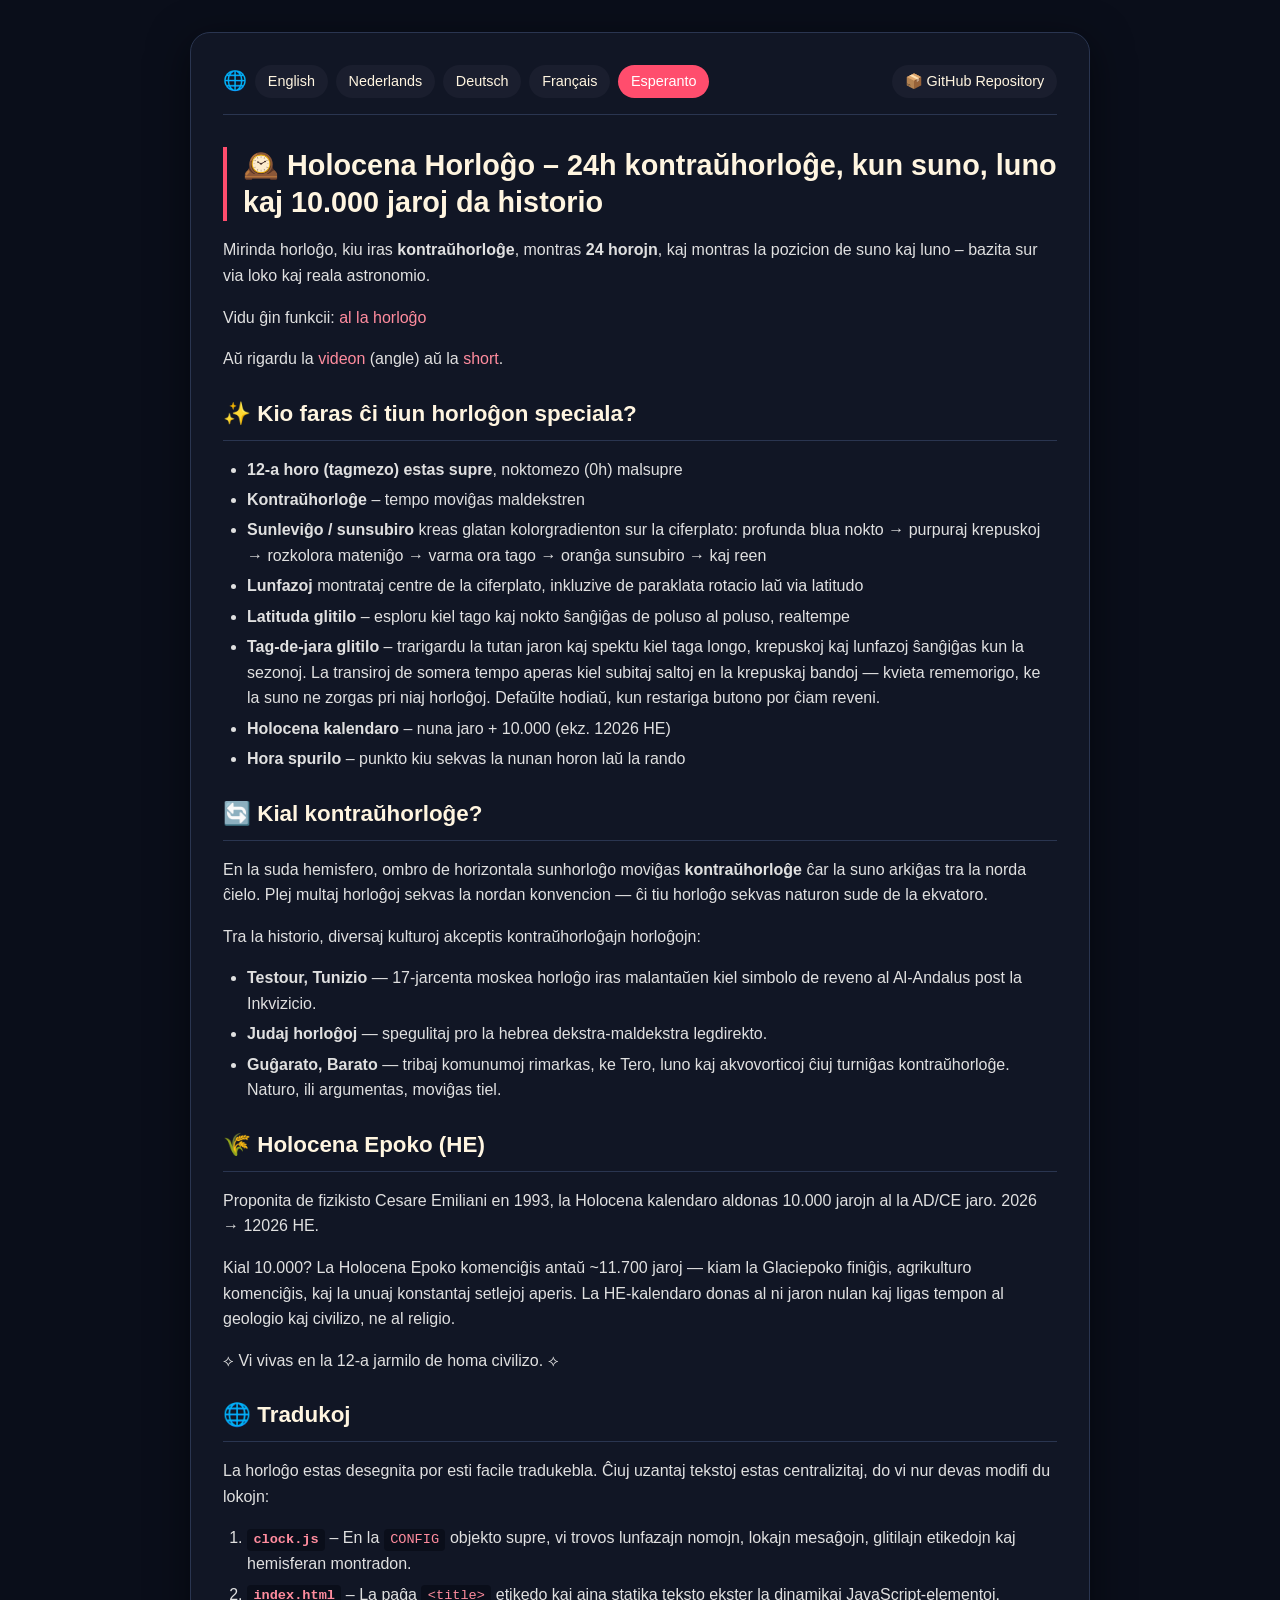
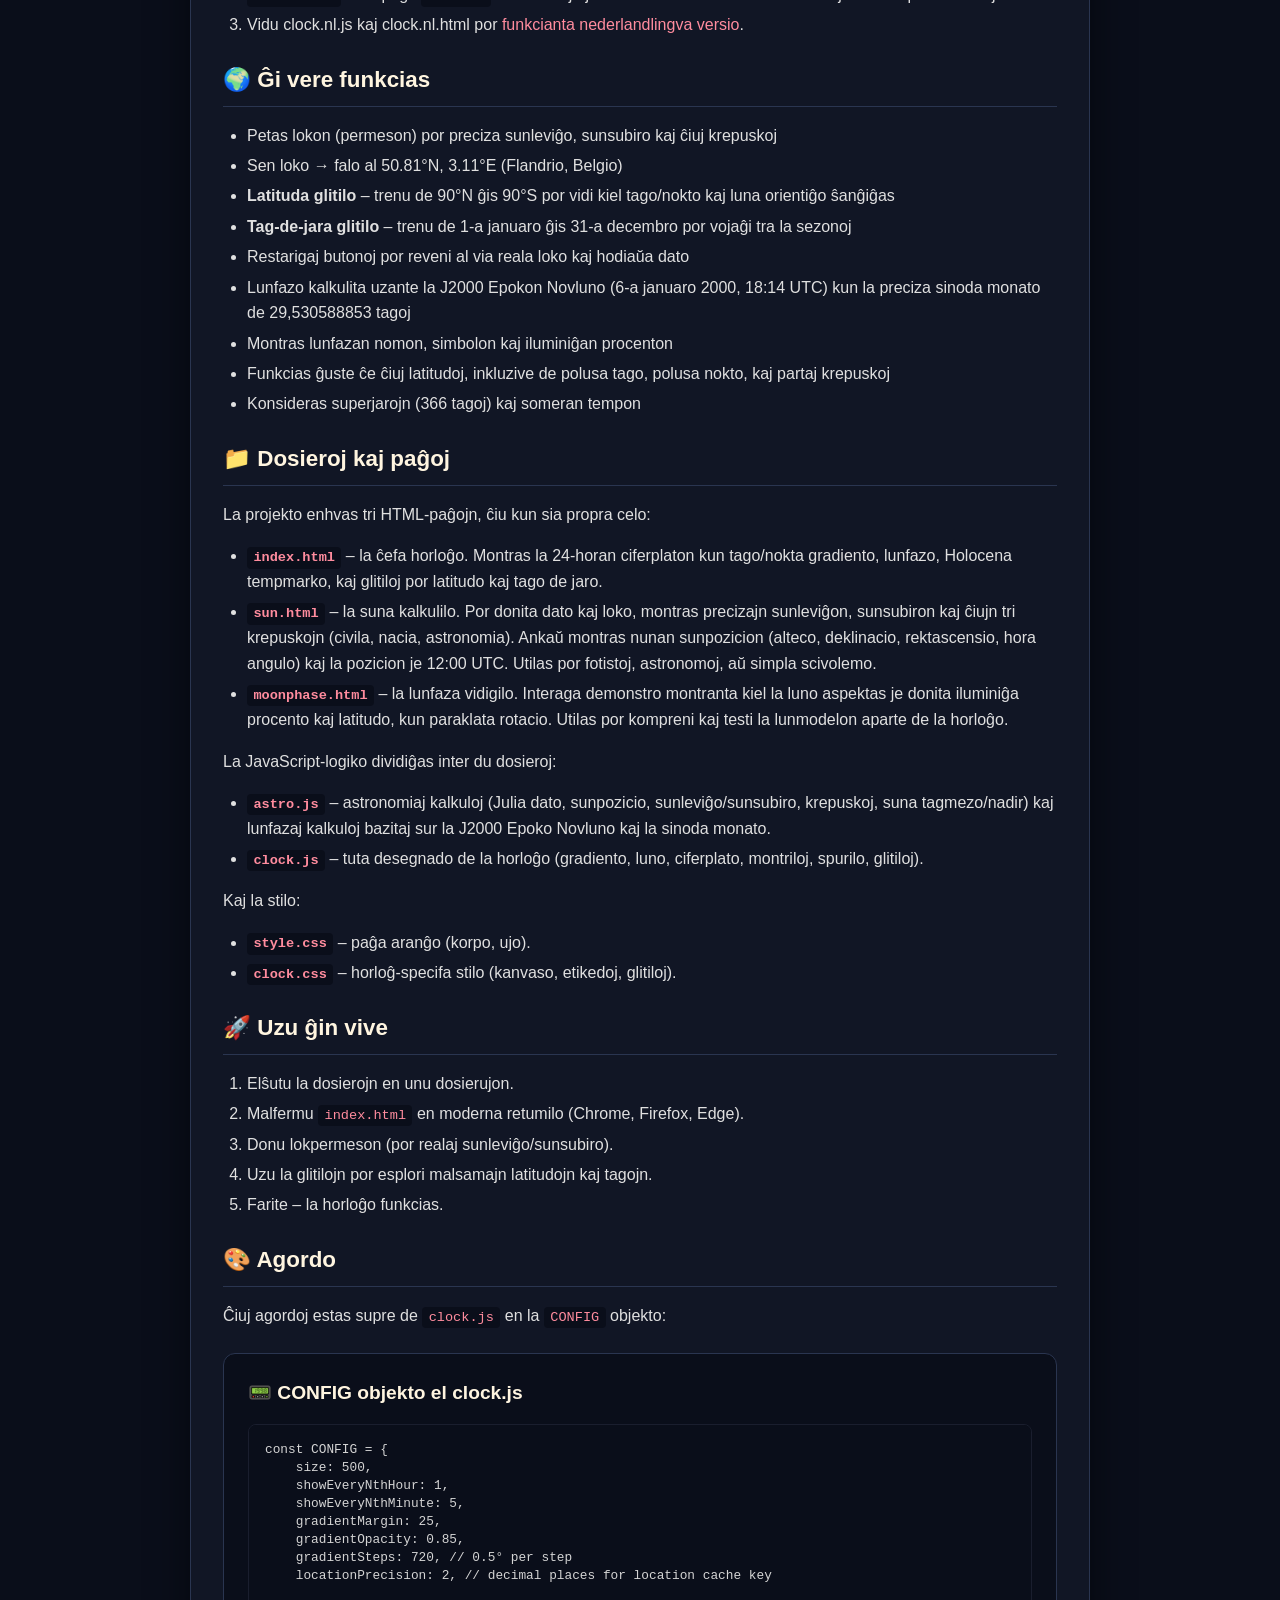
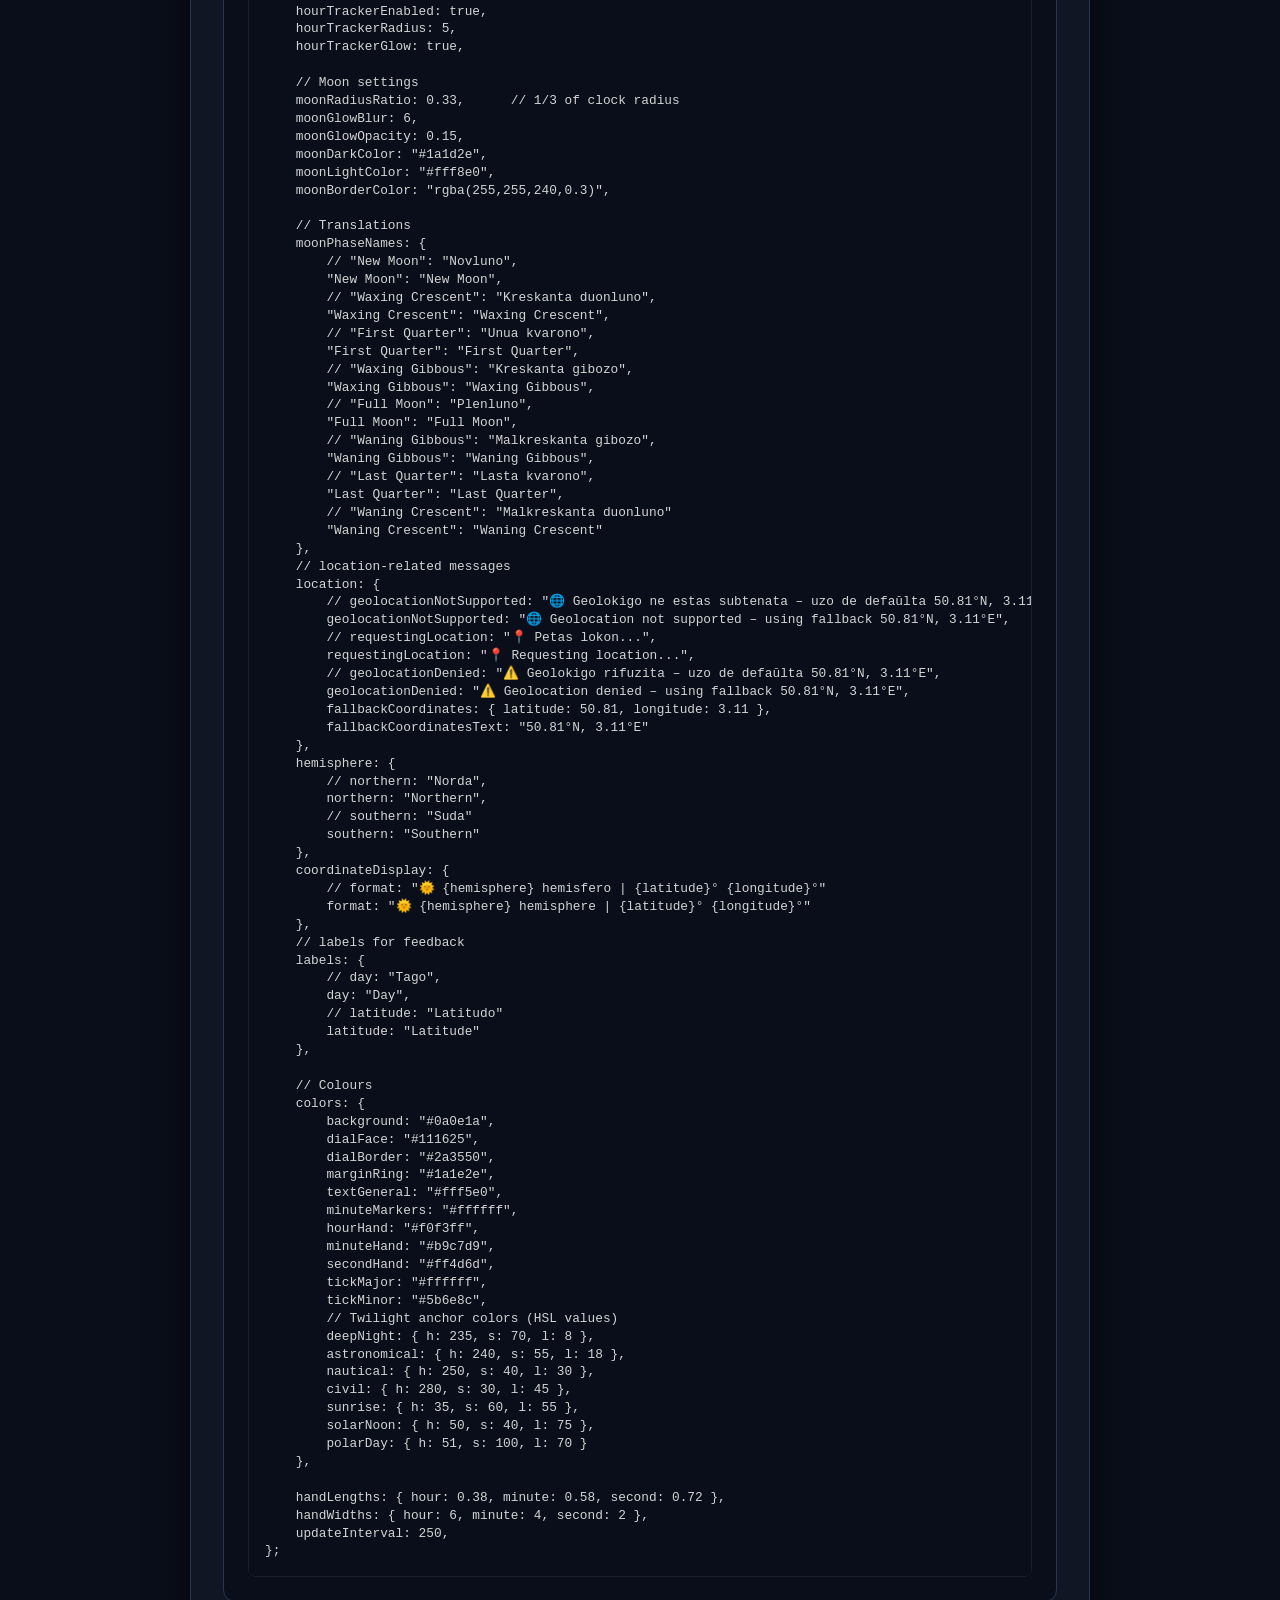
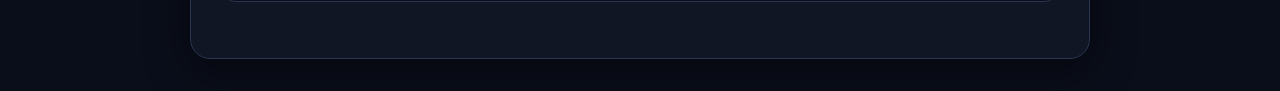
<file: explanation.eo.html>
<!DOCTYPE html>
<html lang="eo">
<head>
    <meta charset="UTF-8">
    <meta name="viewport" content="width=device-width, initial-scale=1.0">
    <title>Holocena Horloĝo – Klarigo (EO)</title>
    <link rel="stylesheet" href="explanation.css">
</head>
<body>
    <div class="explanation-container">
        <!-- Language Switcher + Repo Link -->
        <div class="top-bar">
            <div class="language-switcher">
                <span>🌐</span>
                <a href="explanation.en.html">English</a>
                <a href="explanation.nl.html">Nederlands</a>
                <a href="explanation.de.html">Deutsch</a>
                <a href="explanation.fr.html">Français</a>
                <a href="explanation.eo.html" class="active">Esperanto</a>
            </div>
            <div class="repo-link">
                <a href="https://github.com/DenIngenieur/24-uur-klok">📦 GitHub Repository</a>
            </div>
        </div>

        <h1>🕰️ Holocena Horloĝo – 24h kontraŭhorloĝe, kun suno, luno kaj 10.000 jaroj da historio</h1>
        <p>Mirinda horloĝo, kiu iras <strong>kontraŭhorloĝe</strong>, montras <strong>24 horojn</strong>, kaj montras la pozicion de suno kaj luno – bazita sur via loko kaj reala astronomio.</p>
        <p>Vidu ĝin funkcii: <a href="https://deningenieur.github.io/24-uur-klok/">al la horloĝo</a></p>
        <p>Aŭ rigardu la <a href="https://www.youtube.com/watch?v=l6dikXuCVhc">videon</a> (angle) aŭ la <a href="https://www.youtube.com/shorts/IWTc8v2MhoM">short</a>.</p>
        
        <h2>✨ Kio faras ĉi tiun horloĝon speciala?</h2>
        <ul>
            <li><strong>12-a horo (tagmezo) estas supre</strong>, noktomezo (0h) malsupre</li>
            <li><strong>Kontraŭhorloĝe</strong> – tempo moviĝas maldekstren</li>
            <li><strong>Sunleviĝo / sunsubiro</strong> kreas glatan kolorgradienton sur la ciferplato: profunda blua nokto → purpuraj krepuskoj → rozkolora mateniĝo → varma ora tago → oranĝa sunsubiro → kaj reen</li>
            <li><strong>Lunfazoj</strong> montrataj centre de la ciferplato, inkluzive de paraklata rotacio laŭ via latitudo</li>
            <li><strong>Latituda glitilo</strong> – esploru kiel tago kaj nokto ŝanĝiĝas de poluso al poluso, realtempe</li>
            <li><strong>Tag-de-jara glitilo</strong> – trarigardu la tutan jaron kaj spektu kiel taga longo, krepuskoj kaj lunfazoj ŝanĝiĝas kun la sezonoj. La transiroj de somera tempo aperas kiel subitaj saltoj en la krepuskaj bandoj — kvieta rememorigo, ke la suno ne zorgas pri niaj horloĝoj. Defaŭlte hodiaŭ, kun restariga butono por ĉiam reveni.</li>
            <li><strong>Holocena kalendaro</strong> – nuna jaro + 10.000 (ekz. 12026 HE)</li>
            <li><strong>Hora spurilo</strong> – punkto kiu sekvas la nunan horon laŭ la rando</li>
        </ul>

        <h2>🔄 Kial kontraŭhorloĝe?</h2>
        <p>En la suda hemisfero, ombro de horizontala sunhorloĝo moviĝas <strong>kontraŭhorloĝe</strong> ĉar la suno arkiĝas tra la norda ĉielo. Plej multaj horloĝoj sekvas la nordan konvencion — ĉi tiu horloĝo sekvas naturon sude de la ekvatoro.</p>
        <p>Tra la historio, diversaj kulturoj akceptis kontraŭhorloĝajn horloĝojn:</p>
        <ul>
            <li><strong>Testour, Tunizio</strong> — 17-jarcenta moskea horloĝo iras malantaŭen kiel simbolo de reveno al Al-Andalus post la Inkvizicio.</li>
            <li><strong>Judaj horloĝoj</strong> — spegulitaj pro la hebrea dekstra-maldekstra legdirekto.</li>
            <li><strong>Guĝarato, Barato</strong> — tribaj komunumoj rimarkas, ke Tero, luno kaj akvovorticoj ĉiuj turniĝas kontraŭhorloĝe. Naturo, ili argumentas, moviĝas tiel.</li>
        </ul>

        <h2>🌾 Holocena Epoko (HE)</h2>
        <p>Proponita de fizikisto Cesare Emiliani en 1993, la Holocena kalendaro aldonas 10.000 jarojn al la AD/CE jaro. 2026 → 12026 HE.</p>
        <p>Kial 10.000? La Holocena Epoko komenciĝis antaŭ ~11.700 jaroj — kiam la Glaciepoko finiĝis, agrikulturo komenciĝis, kaj la unuaj konstantaj setlejoj aperis. La HE-kalendaro donas al ni jaron nulan kaj ligas tempon al geologio kaj civilizo, ne al religio.</p>
        <p>⟡ Vi vivas en la 12-a jarmilo de homa civilizo. ⟡</p>

        <h2>🌐 Tradukoj</h2>
        <p>La horloĝo estas desegnita por esti facile tradukebla. Ĉiuj uzantaj tekstoj estas centralizitaj, do vi nur devas modifi du lokojn:</p>
        <ol>
            <li><strong><code>clock.js</code></strong> – En la <code>CONFIG</code> objekto supre, vi trovos lunfazajn nomojn, lokajn mesaĝojn, glitilajn etikedojn kaj hemisferan montradon.</li>
            <li><strong><code>index.html</code></strong> – La paĝa <code>&lt;title&gt;</code> etikedo kaj ajna statika teksto ekster la dinamikaj JavaScript-elementoj.</li>
            <li>Vidu clock.nl.js kaj clock.nl.html por <a href="https://deningenieur.github.io/24-uur-klok/clock.nl.html">funkcianta nederlandlingva versio</a>.</li>
        </ol>

        <h2>🌍 Ĝi vere funkcias</h2>
        <ul>
            <li>Petas lokon (permeson) por preciza sunleviĝo, sunsubiro kaj ĉiuj krepuskoj</li>
            <li>Sen loko → falo al 50.81°N, 3.11°E (Flandrio, Belgio)</li>
            <li><strong>Latituda glitilo</strong> – trenu de 90°N ĝis 90°S por vidi kiel tago/nokto kaj luna orientiĝo ŝanĝiĝas</li>
            <li><strong>Tag-de-jara glitilo</strong> – trenu de 1-a januaro ĝis 31-a decembro por vojaĝi tra la sezonoj</li>
            <li>Restarigaj butonoj por reveni al via reala loko kaj hodiaŭa dato</li>
            <li>Lunfazo kalkulita uzante la J2000 Epokon Novluno (6-a januaro 2000, 18:14 UTC) kun la preciza sinoda monato de 29,530588853 tagoj</li>
            <li>Montras lunfazan nomon, simbolon kaj iluminiĝan procenton</li>
            <li>Funkcias ĝuste ĉe ĉiuj latitudoj, inkluzive de polusa tago, polusa nokto, kaj partaj krepuskoj</li>
            <li>Konsideras superjarojn (366 tagoj) kaj someran tempon</li>
        </ul>

        <h2>📁 Dosieroj kaj paĝoj</h2>
        <p>La projekto enhvas tri HTML-paĝojn, ĉiu kun sia propra celo:</p>
        <ul>
            <li><strong><code>index.html</code></strong> – la ĉefa horloĝo. Montras la 24-horan ciferplaton kun tago/nokta gradiento, lunfazo, Holocena tempmarko, kaj glitiloj por latitudo kaj tago de jaro.</li>
            <li><strong><code>sun.html</code></strong> – la suna kalkulilo. Por donita dato kaj loko, montras precizajn sunleviĝon, sunsubiron kaj ĉiujn tri krepuskojn (civila, nacia, astronomia). Ankaŭ montras nunan sunpozicion (alteco, deklinacio, rektascensio, hora angulo) kaj la pozicion je 12:00 UTC. Utilas por fotistoj, astronomoj, aŭ simpla scivolemo.</li>
            <li><strong><code>moonphase.html</code></strong> – la lunfaza vidigilo. Interaga demonstro montranta kiel la luno aspektas je donita iluminiĝa procento kaj latitudo, kun paraklata rotacio. Utilas por kompreni kaj testi la lunmodelon aparte de la horloĝo.</li>
        </ul>
        <p>La JavaScript-logiko dividiĝas inter du dosieroj:</p>
        <ul>
            <li><strong><code>astro.js</code></strong> – astronomiaj kalkuloj (Julia dato, sunpozicio, sunleviĝo/sunsubiro, krepuskoj, suna tagmezo/nadir) kaj lunfazaj kalkuloj bazitaj sur la J2000 Epoko Novluno kaj la sinoda monato.</li>
            <li><strong><code>clock.js</code></strong> – tuta desegnado de la horloĝo (gradiento, luno, ciferplato, montriloj, spurilo, glitiloj).</li>
        </ul>
        <p>Kaj la stilo:</p>
        <ul>
            <li><strong><code>style.css</code></strong> – paĝa aranĝo (korpo, ujo).</li>
            <li><strong><code>clock.css</code></strong> – horloĝ-specifa stilo (kanvaso, etikedoj, glitiloj).</li>
</ul>

        <h2>🚀 Uzu ĝin vive</h2>
        <ol>
            <li>Elŝutu la dosierojn en unu dosierujon.</li>
            <li>Malfermu <code>index.html</code> en moderna retumilo (Chrome, Firefox, Edge).</li>
            <li>Donu lokpermeson (por realaj sunleviĝo/sunsubiro).</li>
            <li>Uzu la glitilojn por esplori malsamajn latitudojn kaj tagojn.</li>
            <li>Farite – la horloĝo funkcias.</li>
        </ol>

        <h2>🎨 Agordo</h2>
        <p>Ĉiuj agordoj estas supre de <code>clock.js</code> en la <code>CONFIG</code> objekto:</p>

        <div class="config-section">
            <h3>📟 CONFIG objekto el clock.js</h3>
            <pre>const CONFIG = {
    size: 500,
    showEveryNthHour: 1,
    showEveryNthMinute: 5,
    gradientMargin: 25,
    gradientOpacity: 0.85,
    gradientSteps: 720, // 0.5° per step
    locationPrecision: 2, // decimal places for location cache key
    
    hourTrackerEnabled: true,
    hourTrackerRadius: 5,
    hourTrackerGlow: true,
    
    // Moon settings
    moonRadiusRatio: 0.33,      // 1/3 of clock radius
    moonGlowBlur: 6,
    moonGlowOpacity: 0.15,
    moonDarkColor: "#1a1d2e",
    moonLightColor: "#fff8e0",
    moonBorderColor: "rgba(255,255,240,0.3)",

    // Translations
    moonPhaseNames: {
        // "New Moon": "Novluno",
        "New Moon": "New Moon",
        // "Waxing Crescent": "Kreskanta duonluno",
        "Waxing Crescent": "Waxing Crescent",
        // "First Quarter": "Unua kvarono",
        "First Quarter": "First Quarter",
        // "Waxing Gibbous": "Kreskanta gibozo",
        "Waxing Gibbous": "Waxing Gibbous",
        // "Full Moon": "Plenluno",
        "Full Moon": "Full Moon",
        // "Waning Gibbous": "Malkreskanta gibozo",
        "Waning Gibbous": "Waning Gibbous",
        // "Last Quarter": "Lasta kvarono",
        "Last Quarter": "Last Quarter",
        // "Waning Crescent": "Malkreskanta duonluno"
        "Waning Crescent": "Waning Crescent"
    },
    // location-related messages
    location: {
        // geolocationNotSupported: "🌐 Geolokigo ne estas subtenata – uzo de defaŭlta 50.81°N, 3.11°E",
        geolocationNotSupported: "🌐 Geolocation not supported – using fallback 50.81°N, 3.11°E",
        // requestingLocation: "📍 Petas lokon...",
        requestingLocation: "📍 Requesting location...",
        // geolocationDenied: "⚠️ Geolokigo rifuzita – uzo de defaŭlta 50.81°N, 3.11°E",
        geolocationDenied: "⚠️ Geolocation denied – using fallback 50.81°N, 3.11°E",
        fallbackCoordinates: { latitude: 50.81, longitude: 3.11 },
        fallbackCoordinatesText: "50.81°N, 3.11°E"
    },
    hemisphere: {
        // northern: "Norda",
        northern: "Northern",
        // southern: "Suda"
        southern: "Southern"
    },
    coordinateDisplay: {
        // format: "🌞 {hemisphere} hemisfero | {latitude}° {longitude}°"
        format: "🌞 {hemisphere} hemisphere | {latitude}° {longitude}°"
    },
    // labels for feedback
    labels: {
        // day: "Tago",
        day: "Day",
        // latitude: "Latitudo"
        latitude: "Latitude"
    },

    // Colours
    colors: {
        background: "#0a0e1a",
        dialFace: "#111625",
        dialBorder: "#2a3550",
        marginRing: "#1a1e2e",
        textGeneral: "#fff5e0",
        minuteMarkers: "#ffffff",
        hourHand: "#f0f3ff",
        minuteHand: "#b9c7d9",
        secondHand: "#ff4d6d",
        tickMajor: "#ffffff",
        tickMinor: "#5b6e8c",
        // Twilight anchor colors (HSL values)
        deepNight: { h: 235, s: 70, l: 8 },
        astronomical: { h: 240, s: 55, l: 18 },
        nautical: { h: 250, s: 40, l: 30 },
        civil: { h: 280, s: 30, l: 45 },
        sunrise: { h: 35, s: 60, l: 55 },
        solarNoon: { h: 50, s: 40, l: 75 },
        polarDay: { h: 51, s: 100, l: 70 }
    },
    
    handLengths: { hour: 0.38, minute: 0.58, second: 0.72 },
    handWidths: { hour: 6, minute: 4, second: 2 },
    updateInterval: 250,
};</pre>
        </div>
    </div>
</body>
</html>
</file>
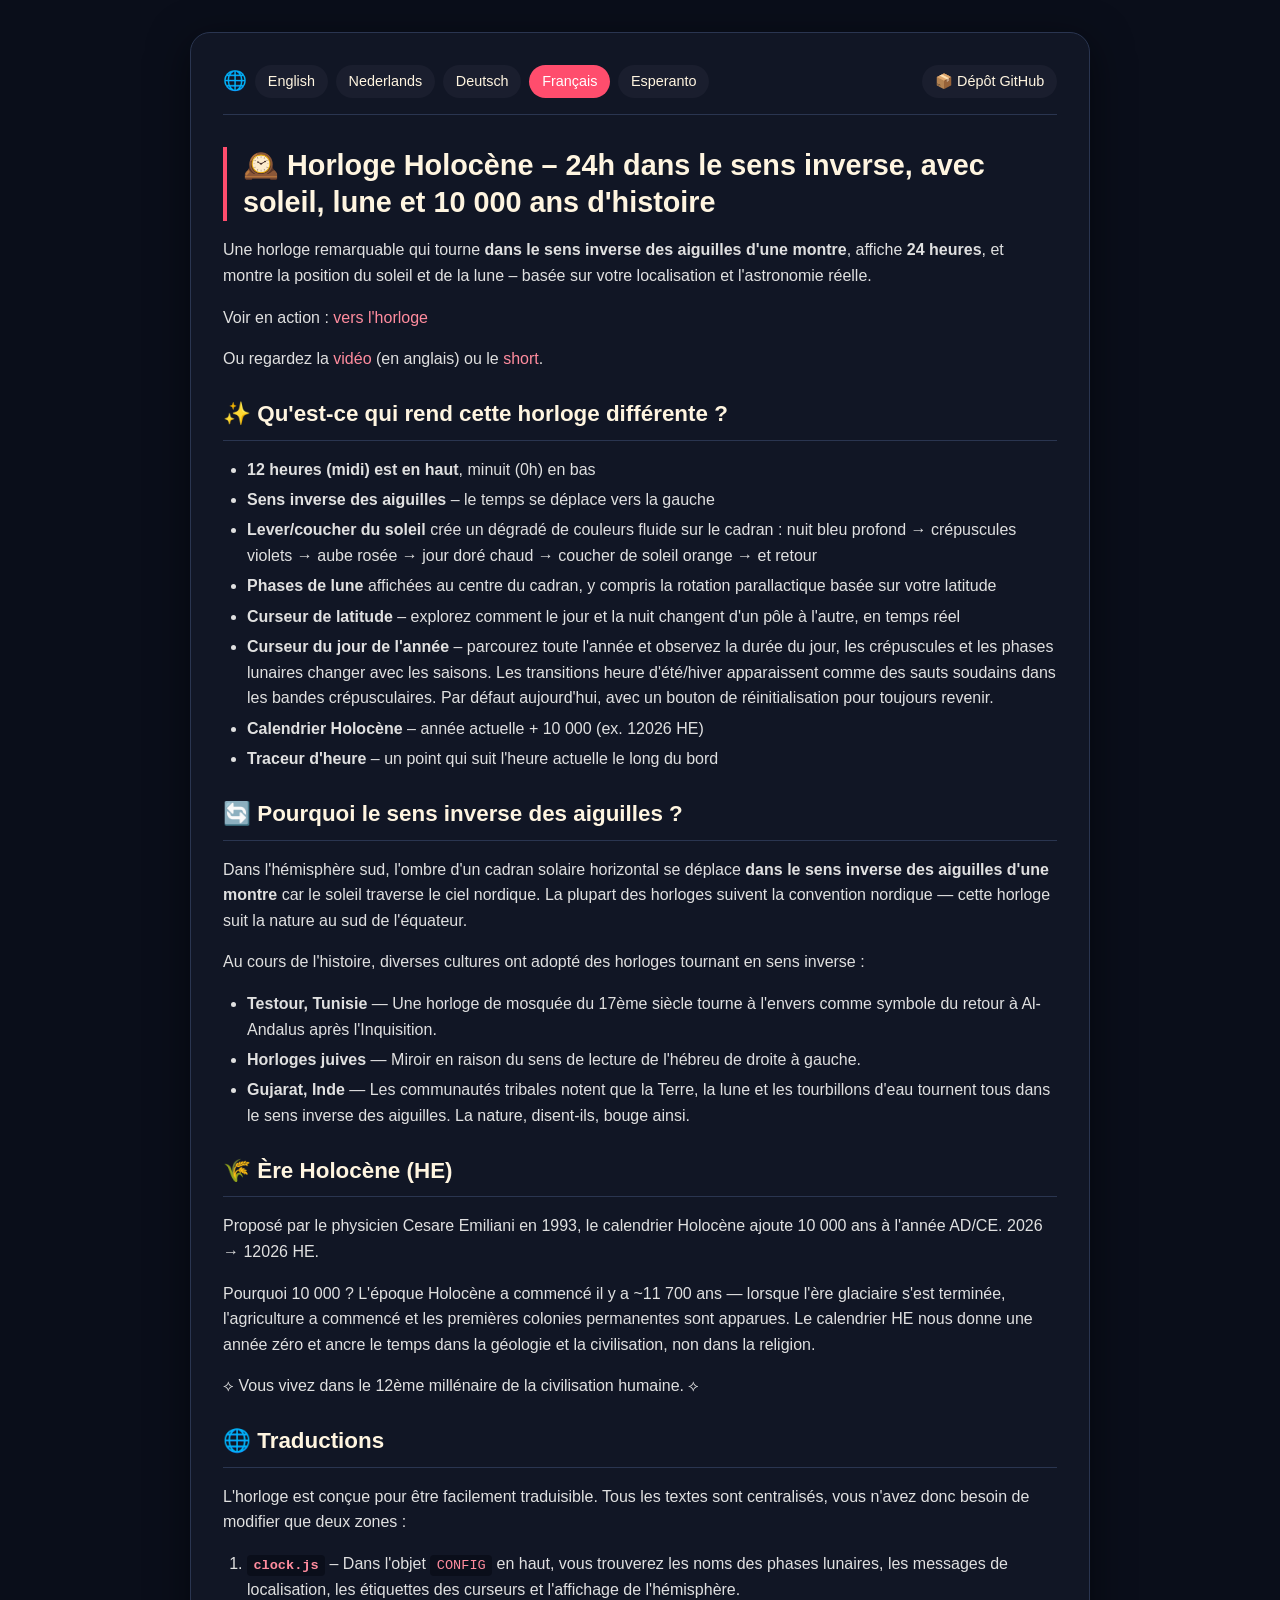
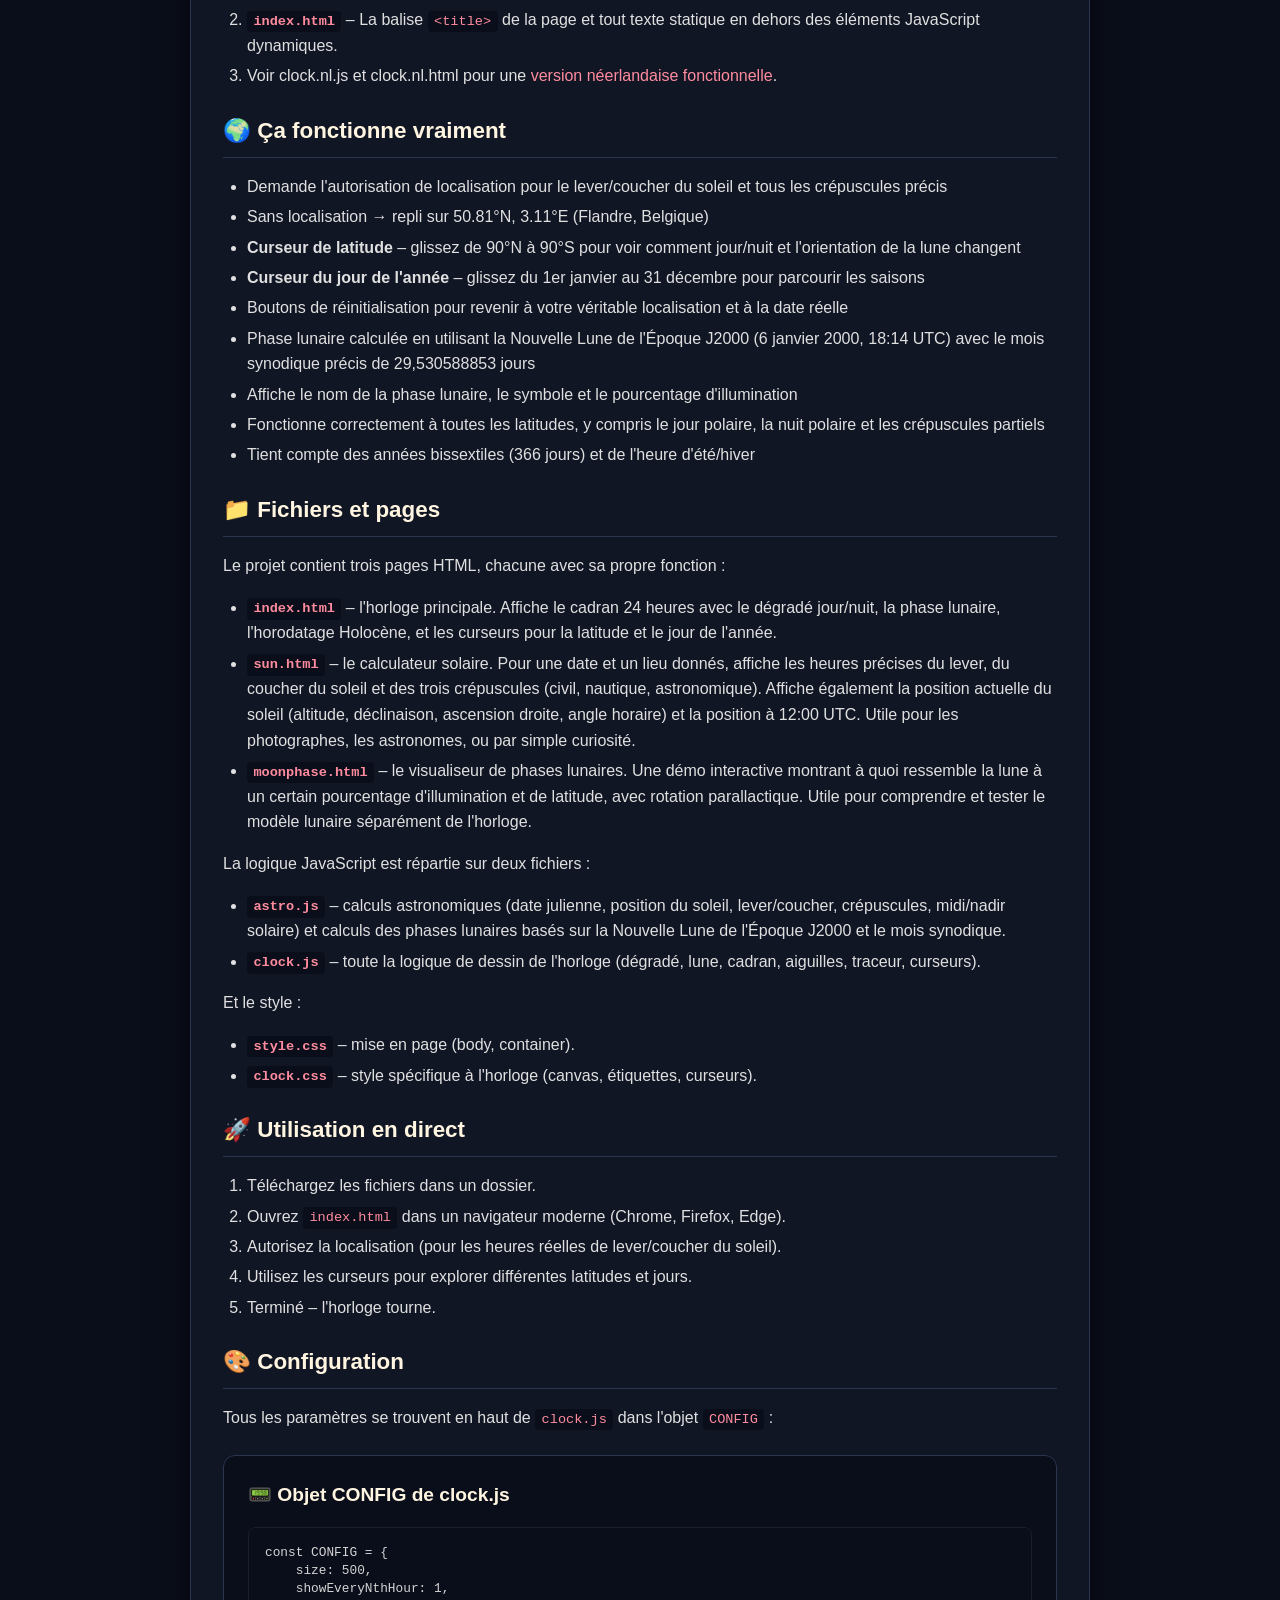
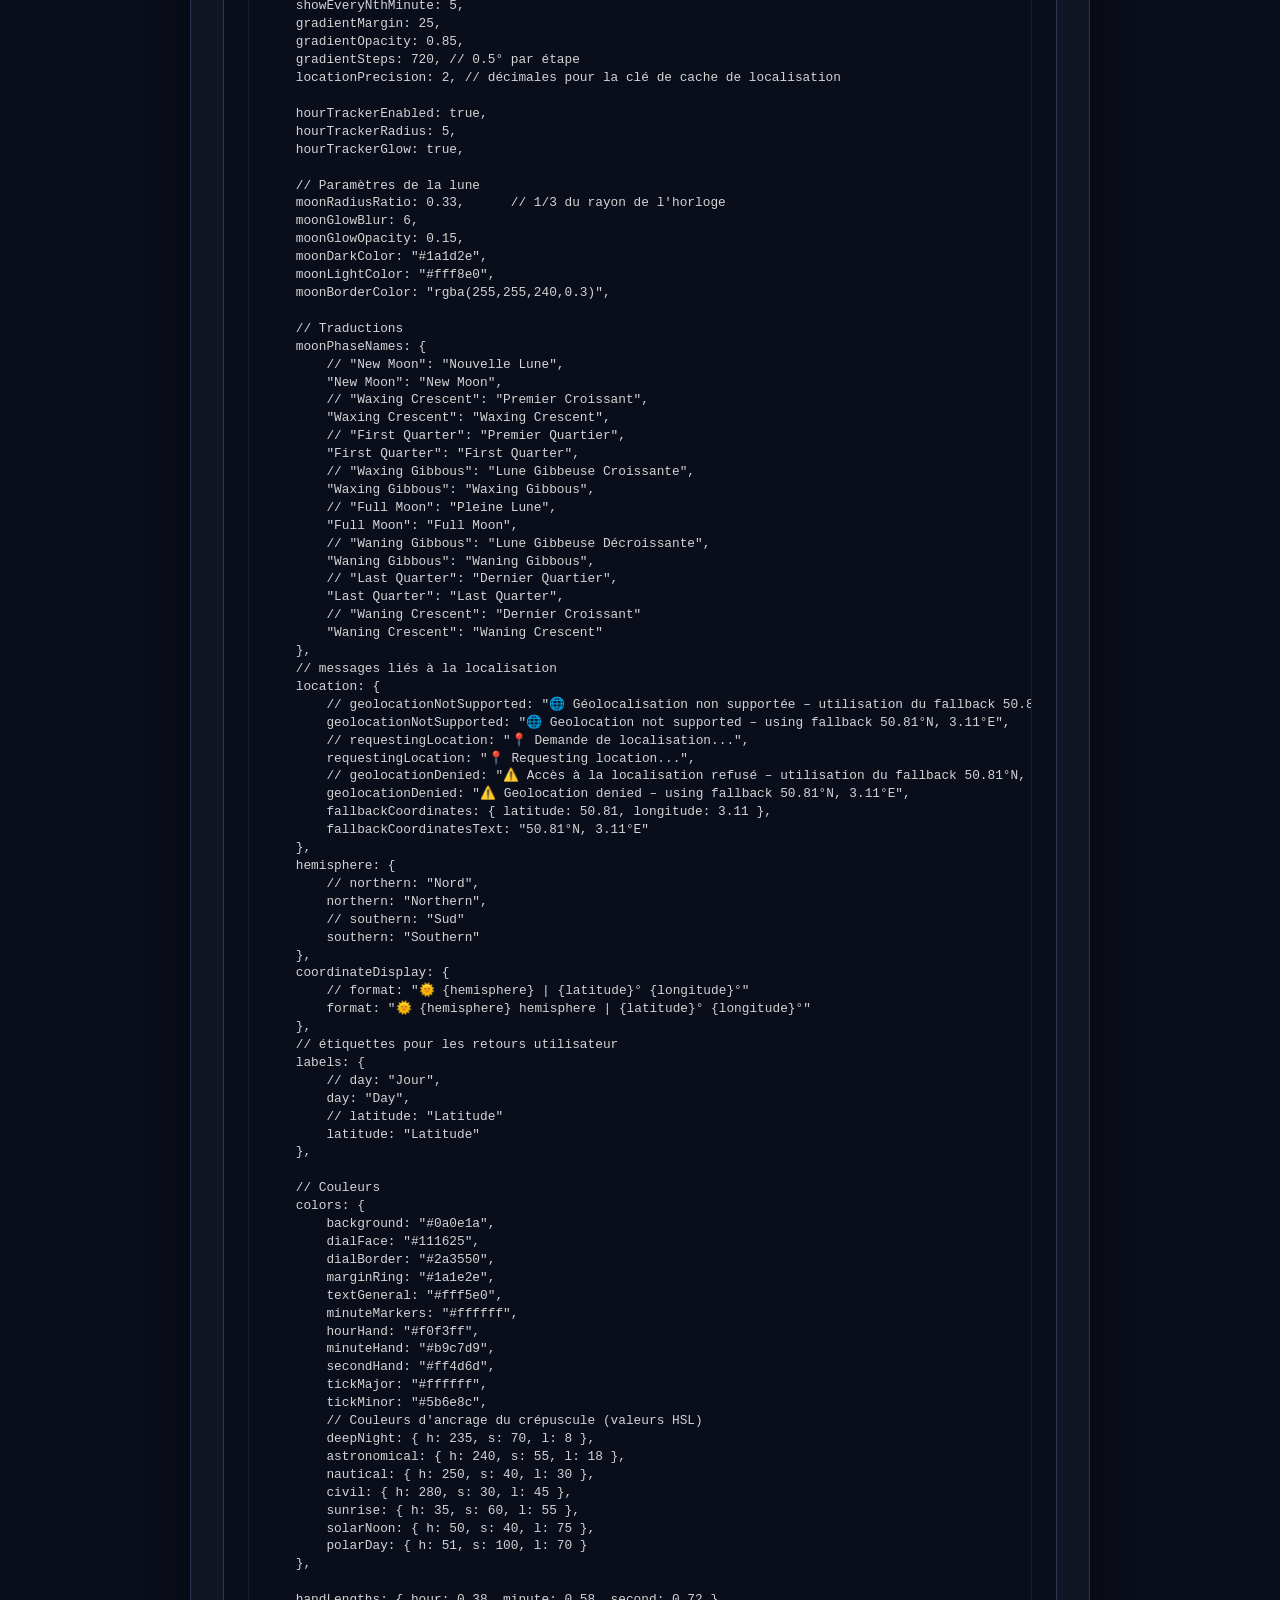
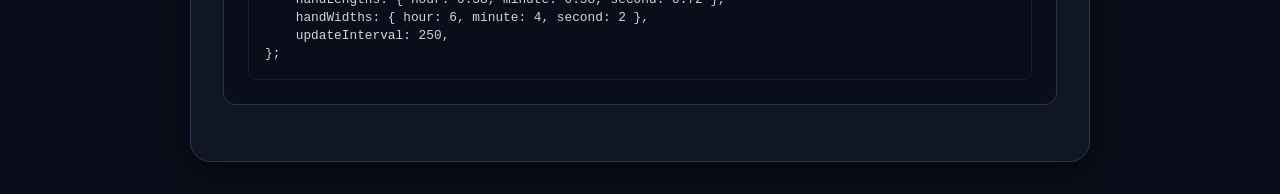
<file: explanation.fr.html>
<!DOCTYPE html>
<html lang="fr">
<head>
    <meta charset="UTF-8">
    <meta name="viewport" content="width=device-width, initial-scale=1.0">
    <title>Horloge Holocène – Explication (FR)</title>
    <link rel="stylesheet" href="explanation.css">
</head>
<body>
    <div class="explanation-container">
        <div class="top-bar">
            <div class="language-switcher">
                <span>🌐</span>
                <a href="explanation.en.html">English</a>
                <a href="explanation.nl.html">Nederlands</a>
                <a href="explanation.de.html">Deutsch</a>
                <a href="explanation.fr.html" class="active">Français</a>
                <a href="explanation.eo.html">Esperanto</a>
            </div>
            <div class="repo-link">
                <a href="https://github.com/DenIngenieur/24-uur-klok">📦 Dépôt GitHub</a>
            </div>
        </div>

        <h1>🕰️ Horloge Holocène – 24h dans le sens inverse, avec soleil, lune et 10 000 ans d'histoire</h1>
        <p>Une horloge remarquable qui tourne <strong>dans le sens inverse des aiguilles d'une montre</strong>, affiche <strong>24 heures</strong>, et montre la position du soleil et de la lune – basée sur votre localisation et l'astronomie réelle.</p>
        <p>Voir en action : <a href="https://deningenieur.github.io/24-uur-klok/">vers l'horloge</a></p>
        <p>Ou regardez la <a href="https://www.youtube.com/watch?v=l6dikXuCVhc">vidéo</a> (en anglais) ou le <a href="https://www.youtube.com/shorts/IWTc8v2MhoM">short</a>.</p>

        <h2>✨ Qu'est-ce qui rend cette horloge différente ?</h2>
        <ul>
            <li><strong>12 heures (midi) est en haut</strong>, minuit (0h) en bas</li>
            <li><strong>Sens inverse des aiguilles</strong> – le temps se déplace vers la gauche</li>
            <li><strong>Lever/coucher du soleil</strong> crée un dégradé de couleurs fluide sur le cadran : nuit bleu profond → crépuscules violets → aube rosée → jour doré chaud → coucher de soleil orange → et retour</li>
            <li><strong>Phases de lune</strong> affichées au centre du cadran, y compris la rotation parallactique basée sur votre latitude</li>
            <li><strong>Curseur de latitude</strong> – explorez comment le jour et la nuit changent d'un pôle à l'autre, en temps réel</li>
            <li><strong>Curseur du jour de l'année</strong> – parcourez toute l'année et observez la durée du jour, les crépuscules et les phases lunaires changer avec les saisons. Les transitions heure d'été/hiver apparaissent comme des sauts soudains dans les bandes crépusculaires. Par défaut aujourd'hui, avec un bouton de réinitialisation pour toujours revenir.</li>
            <li><strong>Calendrier Holocène</strong> – année actuelle + 10 000 (ex. 12026 HE)</li>
            <li><strong>Traceur d'heure</strong> – un point qui suit l'heure actuelle le long du bord</li>
        </ul>

        <h2>🔄 Pourquoi le sens inverse des aiguilles ?</h2>
        <p>Dans l'hémisphère sud, l'ombre d'un cadran solaire horizontal se déplace <strong>dans le sens inverse des aiguilles d'une montre</strong> car le soleil traverse le ciel nordique. La plupart des horloges suivent la convention nordique — cette horloge suit la nature au sud de l'équateur.</p>
        <p>Au cours de l'histoire, diverses cultures ont adopté des horloges tournant en sens inverse :</p>
        <ul>
            <li><strong>Testour, Tunisie</strong> — Une horloge de mosquée du 17ème siècle tourne à l'envers comme symbole du retour à Al-Andalus après l'Inquisition.</li>
            <li><strong>Horloges juives</strong> — Miroir en raison du sens de lecture de l'hébreu de droite à gauche.</li>
            <li><strong>Gujarat, Inde</strong> — Les communautés tribales notent que la Terre, la lune et les tourbillons d'eau tournent tous dans le sens inverse des aiguilles. La nature, disent-ils, bouge ainsi.</li>
        </ul>

        <h2>🌾 Ère Holocène (HE)</h2>
        <p>Proposé par le physicien Cesare Emiliani en 1993, le calendrier Holocène ajoute 10 000 ans à l'année AD/CE. 2026 → 12026 HE.</p>
        <p>Pourquoi 10 000 ? L'époque Holocène a commencé il y a ~11 700 ans — lorsque l'ère glaciaire s'est terminée, l'agriculture a commencé et les premières colonies permanentes sont apparues. Le calendrier HE nous donne une année zéro et ancre le temps dans la géologie et la civilisation, non dans la religion.</p>
        <p>⟡ Vous vivez dans le 12ème millénaire de la civilisation humaine. ⟡</p>

        <h2>🌐 Traductions</h2>
        <p>L'horloge est conçue pour être facilement traduisible. Tous les textes sont centralisés, vous n'avez donc besoin de modifier que deux zones :</p>
        <ol>
            <li><strong><code>clock.js</code></strong> – Dans l'objet <code>CONFIG</code> en haut, vous trouverez les noms des phases lunaires, les messages de localisation, les étiquettes des curseurs et l'affichage de l'hémisphère.</li>
            <li><strong><code>index.html</code></strong> – La balise <code>&lt;title&gt;</code> de la page et tout texte statique en dehors des éléments JavaScript dynamiques.</li>
            <li>Voir clock.nl.js et clock.nl.html pour une <a href="https://deningenieur.github.io/24-uur-klok/clock.nl.html">version néerlandaise fonctionnelle</a>.</li>
        </ol>

        <h2>🌍 Ça fonctionne vraiment</h2>
        <ul>
            <li>Demande l'autorisation de localisation pour le lever/coucher du soleil et tous les crépuscules précis</li>
            <li>Sans localisation → repli sur 50.81°N, 3.11°E (Flandre, Belgique)</li>
            <li><strong>Curseur de latitude</strong> – glissez de 90°N à 90°S pour voir comment jour/nuit et l'orientation de la lune changent</li>
            <li><strong>Curseur du jour de l'année</strong> – glissez du 1er janvier au 31 décembre pour parcourir les saisons</li>
            <li>Boutons de réinitialisation pour revenir à votre véritable localisation et à la date réelle</li>
            <li>Phase lunaire calculée en utilisant la Nouvelle Lune de l'Époque J2000 (6 janvier 2000, 18:14 UTC) avec le mois synodique précis de 29,530588853 jours</li>
            <li>Affiche le nom de la phase lunaire, le symbole et le pourcentage d'illumination</li>
            <li>Fonctionne correctement à toutes les latitudes, y compris le jour polaire, la nuit polaire et les crépuscules partiels</li>
            <li>Tient compte des années bissextiles (366 jours) et de l'heure d'été/hiver</li>
        </ul>

        <h2>📁 Fichiers et pages</h2>
        <p>Le projet contient trois pages HTML, chacune avec sa propre fonction :</p>
        <ul>
            <li><strong><code>index.html</code></strong> – l'horloge principale. Affiche le cadran 24 heures avec le dégradé jour/nuit, la phase lunaire, l'horodatage Holocène, et les curseurs pour la latitude et le jour de l'année.</li>
            <li><strong><code>sun.html</code></strong> – le calculateur solaire. Pour une date et un lieu donnés, affiche les heures précises du lever, du coucher du soleil et des trois crépuscules (civil, nautique, astronomique). Affiche également la position actuelle du soleil (altitude, déclinaison, ascension droite, angle horaire) et la position à 12:00 UTC. Utile pour les photographes, les astronomes, ou par simple curiosité.</li>
            <li><strong><code>moonphase.html</code></strong> – le visualiseur de phases lunaires. Une démo interactive montrant à quoi ressemble la lune à un certain pourcentage d'illumination et de latitude, avec rotation parallactique. Utile pour comprendre et tester le modèle lunaire séparément de l'horloge.</li>
        </ul>
        <p>La logique JavaScript est répartie sur deux fichiers :</p>
        <ul>
            <li><strong><code>astro.js</code></strong> – calculs astronomiques (date julienne, position du soleil, lever/coucher, crépuscules, midi/nadir solaire) et calculs des phases lunaires basés sur la Nouvelle Lune de l'Époque J2000 et le mois synodique.</li>
            <li><strong><code>clock.js</code></strong> – toute la logique de dessin de l'horloge (dégradé, lune, cadran, aiguilles, traceur, curseurs).</li>
        </ul>
        <p>Et le style :</p>
        <ul>
            <li><strong><code>style.css</code></strong> – mise en page (body, container).</li>
            <li><strong><code>clock.css</code></strong> – style spécifique à l'horloge (canvas, étiquettes, curseurs).</li>
        </ul>

        <h2>🚀 Utilisation en direct</h2>
        <ol>
            <li>Téléchargez les fichiers dans un dossier.</li>
            <li>Ouvrez <code>index.html</code> dans un navigateur moderne (Chrome, Firefox, Edge).</li>
            <li>Autorisez la localisation (pour les heures réelles de lever/coucher du soleil).</li>
            <li>Utilisez les curseurs pour explorer différentes latitudes et jours.</li>
            <li>Terminé – l'horloge tourne.</li>
        </ol>

        <h2>🎨 Configuration</h2>
        <p>Tous les paramètres se trouvent en haut de <code>clock.js</code> dans l'objet <code>CONFIG</code> :</p>

        <div class="config-section">
            <h3>📟 Objet CONFIG de clock.js</h3>
            <pre>const CONFIG = {
    size: 500,
    showEveryNthHour: 1,
    showEveryNthMinute: 5,
    gradientMargin: 25,
    gradientOpacity: 0.85,
    gradientSteps: 720, // 0.5° par étape
    locationPrecision: 2, // décimales pour la clé de cache de localisation
    
    hourTrackerEnabled: true,
    hourTrackerRadius: 5,
    hourTrackerGlow: true,
    
    // Paramètres de la lune
    moonRadiusRatio: 0.33,      // 1/3 du rayon de l'horloge
    moonGlowBlur: 6,
    moonGlowOpacity: 0.15,
    moonDarkColor: "#1a1d2e",
    moonLightColor: "#fff8e0",
    moonBorderColor: "rgba(255,255,240,0.3)",

    // Traductions
    moonPhaseNames: {
        // "New Moon": "Nouvelle Lune",
        "New Moon": "New Moon",
        // "Waxing Crescent": "Premier Croissant",
        "Waxing Crescent": "Waxing Crescent",
        // "First Quarter": "Premier Quartier",
        "First Quarter": "First Quarter",
        // "Waxing Gibbous": "Lune Gibbeuse Croissante",
        "Waxing Gibbous": "Waxing Gibbous",
        // "Full Moon": "Pleine Lune",
        "Full Moon": "Full Moon",
        // "Waning Gibbous": "Lune Gibbeuse Décroissante",
        "Waning Gibbous": "Waning Gibbous",
        // "Last Quarter": "Dernier Quartier",
        "Last Quarter": "Last Quarter",
        // "Waning Crescent": "Dernier Croissant"
        "Waning Crescent": "Waning Crescent"
    },
    // messages liés à la localisation
    location: {
        // geolocationNotSupported: "🌐 Géolocalisation non supportée – utilisation du fallback 50.81°N, 3.11°E",
        geolocationNotSupported: "🌐 Geolocation not supported – using fallback 50.81°N, 3.11°E",
        // requestingLocation: "📍 Demande de localisation...",
        requestingLocation: "📍 Requesting location...",
        // geolocationDenied: "⚠️ Accès à la localisation refusé – utilisation du fallback 50.81°N, 3.11°E",
        geolocationDenied: "⚠️ Geolocation denied – using fallback 50.81°N, 3.11°E",
        fallbackCoordinates: { latitude: 50.81, longitude: 3.11 },
        fallbackCoordinatesText: "50.81°N, 3.11°E"
    },
    hemisphere: {
        // northern: "Nord",
        northern: "Northern",
        // southern: "Sud"
        southern: "Southern"
    },
    coordinateDisplay: {
        // format: "🌞 {hemisphere} | {latitude}° {longitude}°"
        format: "🌞 {hemisphere} hemisphere | {latitude}° {longitude}°"
    },
    // étiquettes pour les retours utilisateur
    labels: {
        // day: "Jour",
        day: "Day",
        // latitude: "Latitude"
        latitude: "Latitude"
    },

    // Couleurs
    colors: {
        background: "#0a0e1a",
        dialFace: "#111625",
        dialBorder: "#2a3550",
        marginRing: "#1a1e2e",
        textGeneral: "#fff5e0",
        minuteMarkers: "#ffffff",
        hourHand: "#f0f3ff",
        minuteHand: "#b9c7d9",
        secondHand: "#ff4d6d",
        tickMajor: "#ffffff",
        tickMinor: "#5b6e8c",
        // Couleurs d'ancrage du crépuscule (valeurs HSL)
        deepNight: { h: 235, s: 70, l: 8 },
        astronomical: { h: 240, s: 55, l: 18 },
        nautical: { h: 250, s: 40, l: 30 },
        civil: { h: 280, s: 30, l: 45 },
        sunrise: { h: 35, s: 60, l: 55 },
        solarNoon: { h: 50, s: 40, l: 75 },
        polarDay: { h: 51, s: 100, l: 70 }
    },
    
    handLengths: { hour: 0.38, minute: 0.58, second: 0.72 },
    handWidths: { hour: 6, minute: 4, second: 2 },
    updateInterval: 250,
};</pre>
        </div>
    </div>
</body>
</html>
</file>
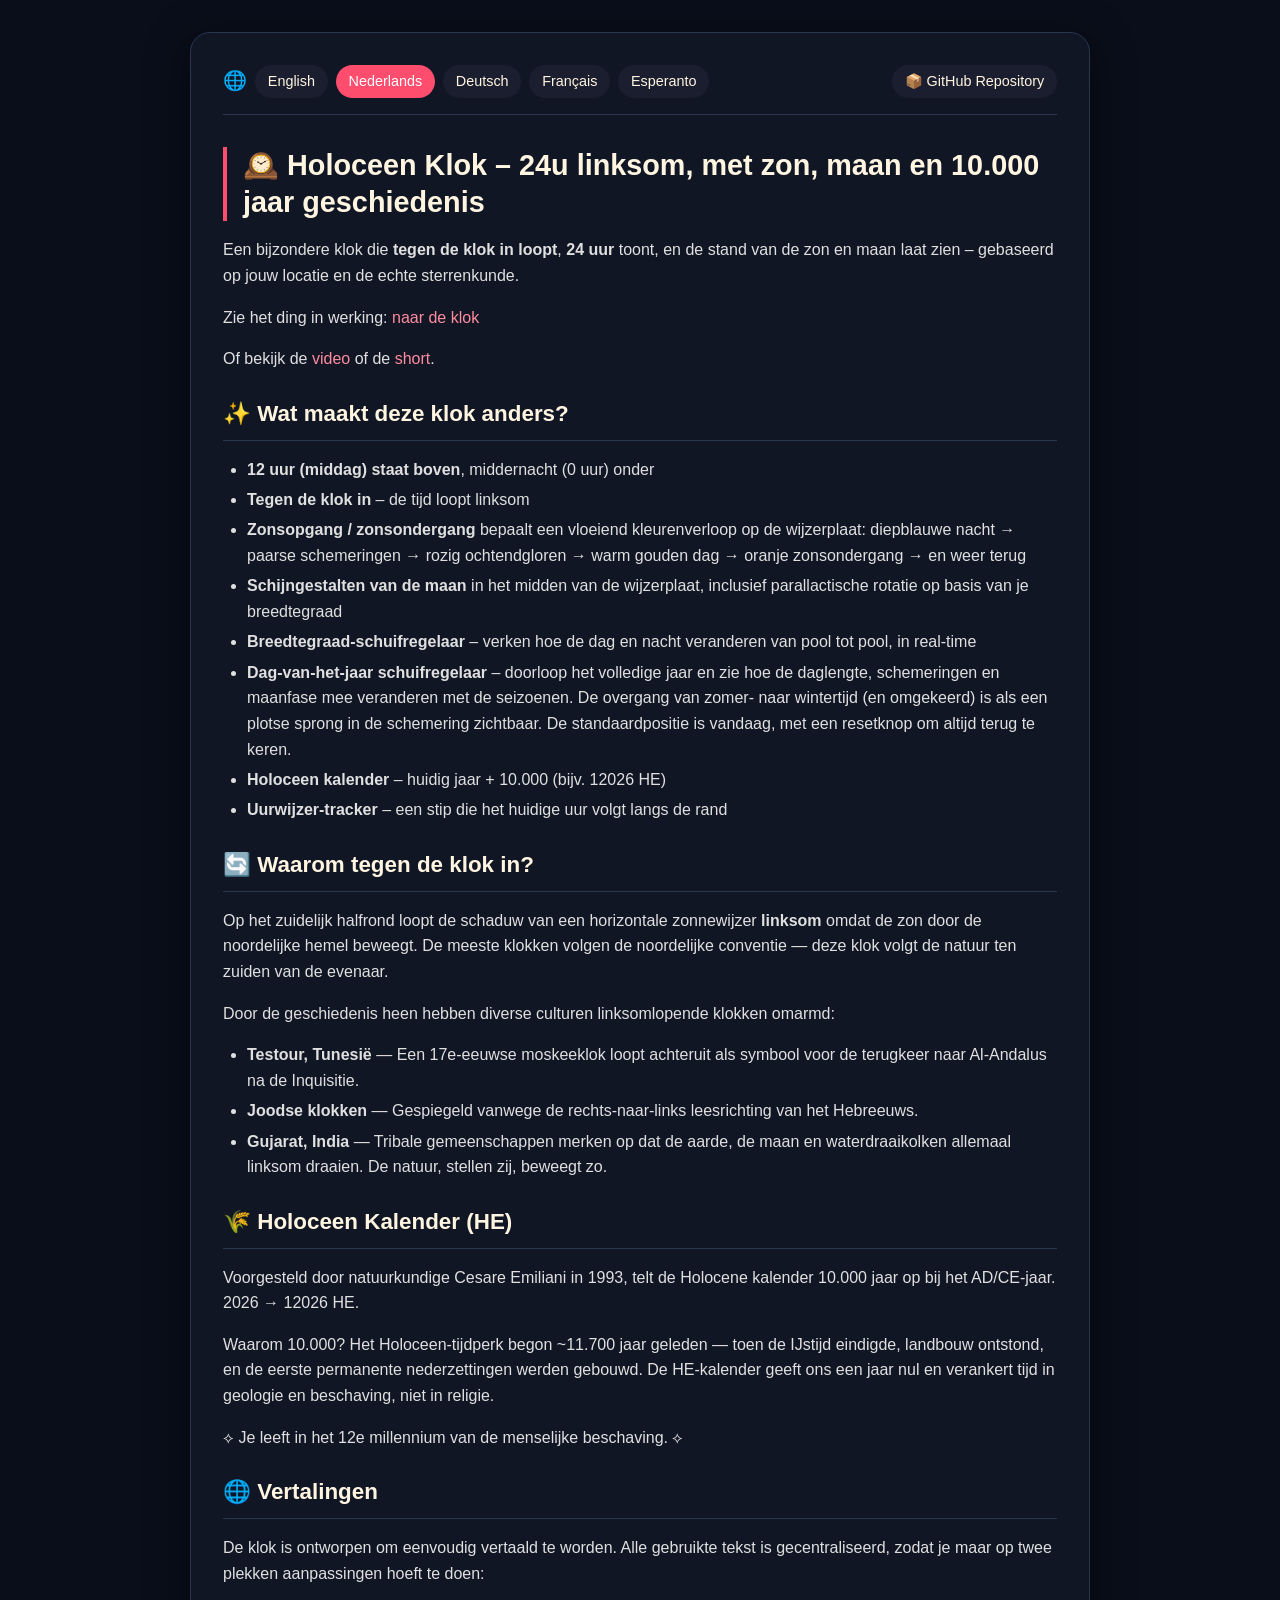
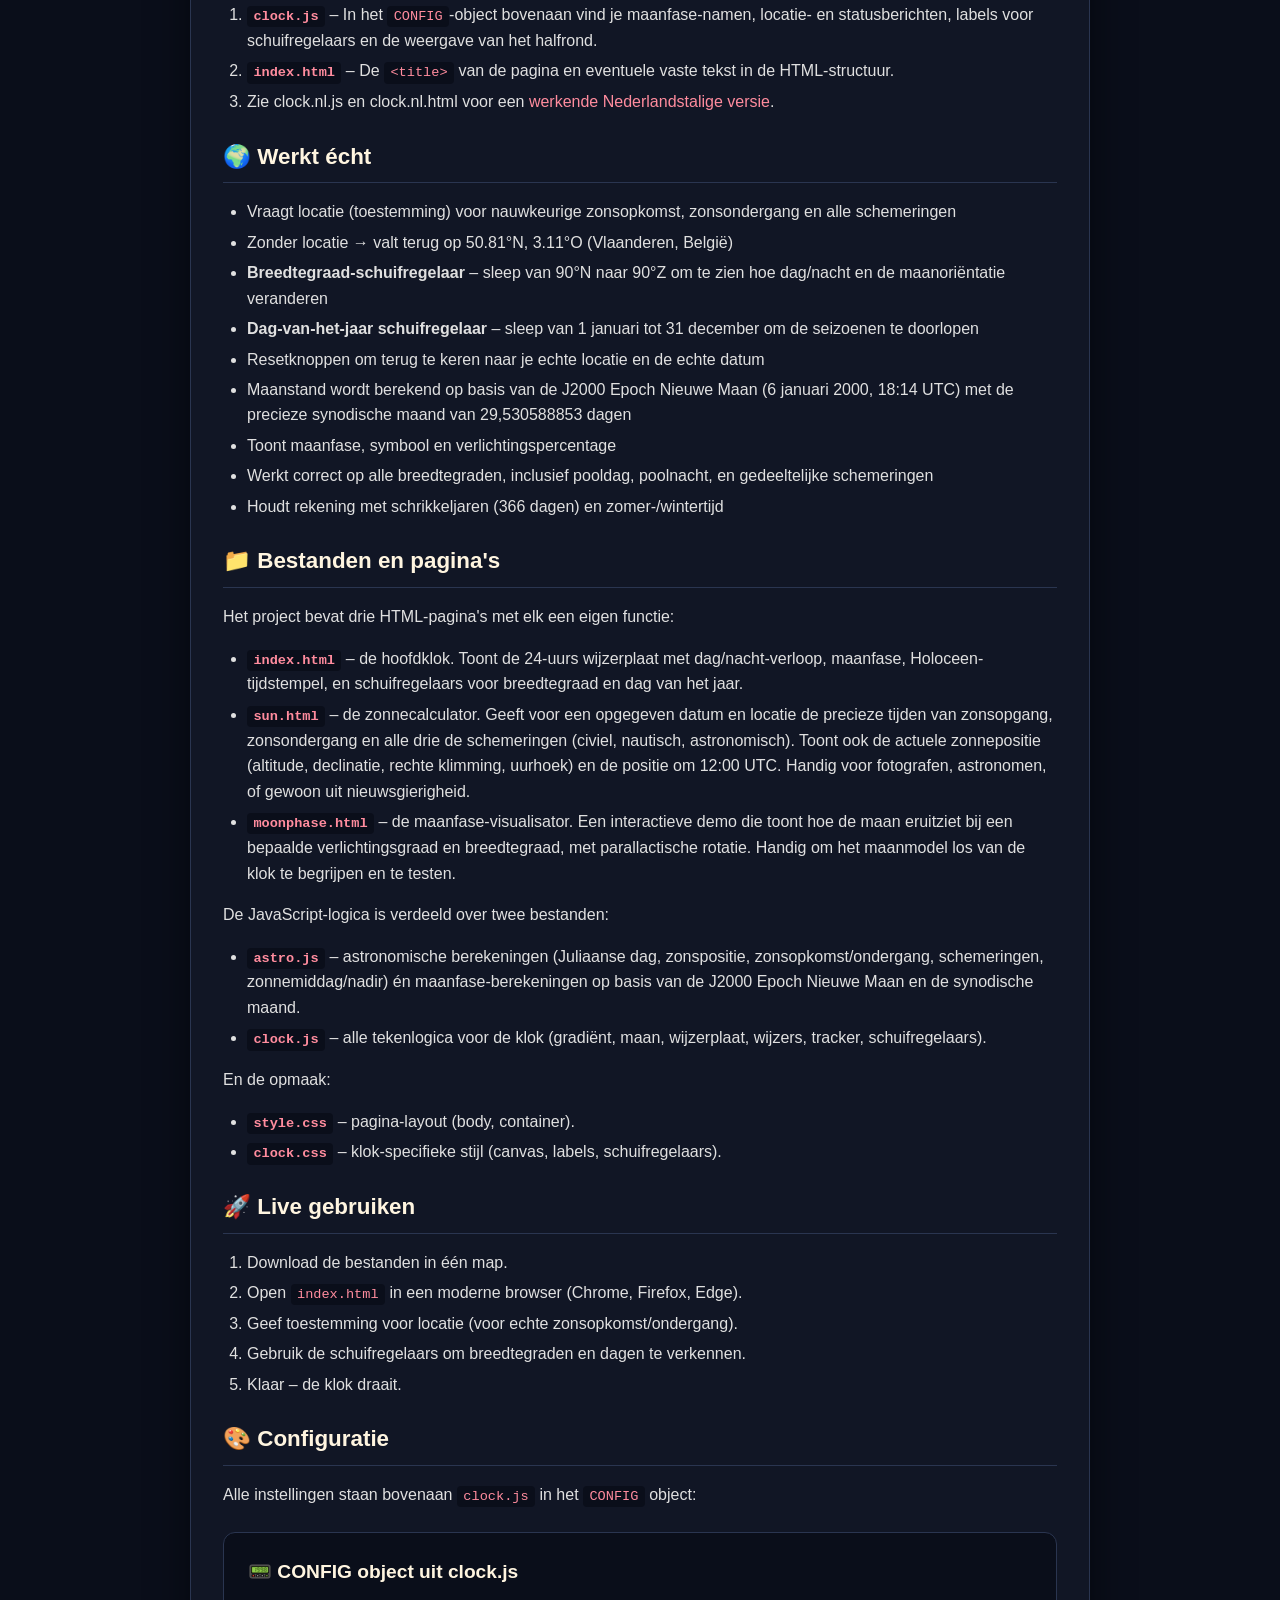
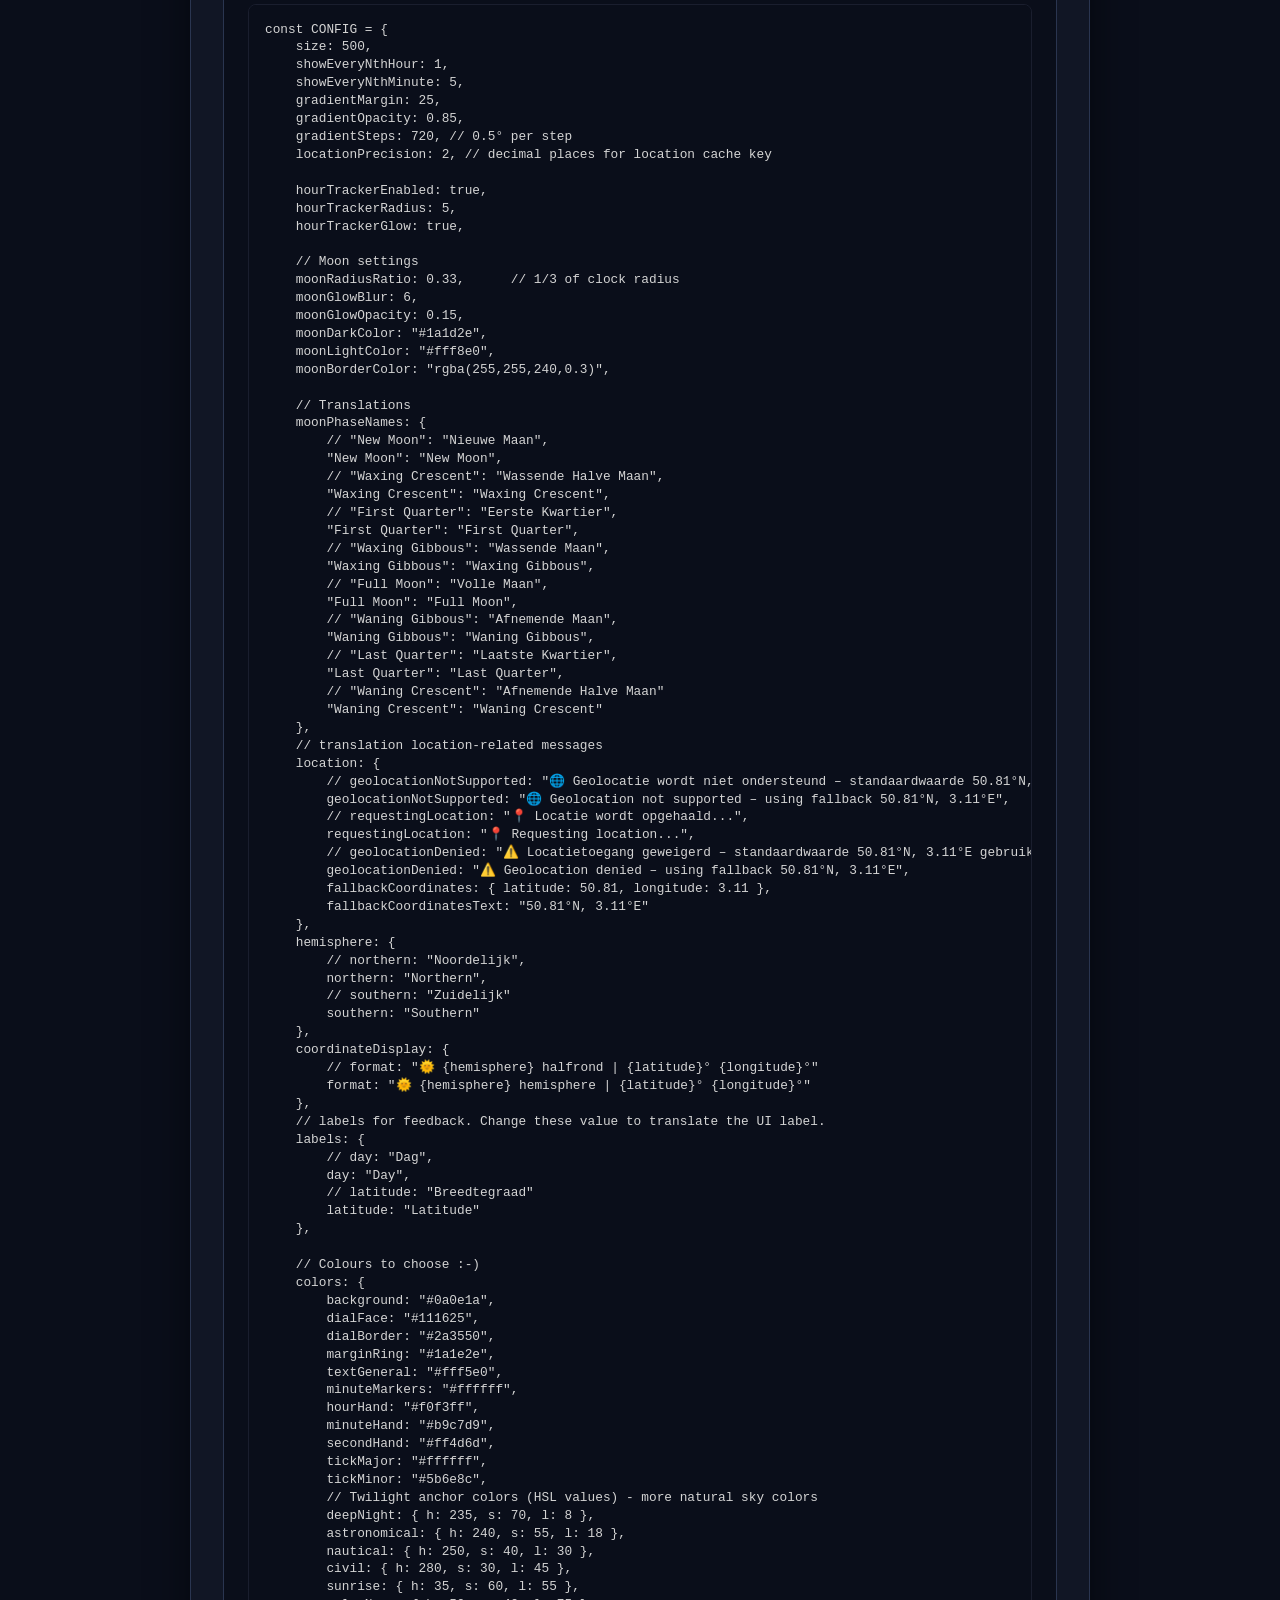
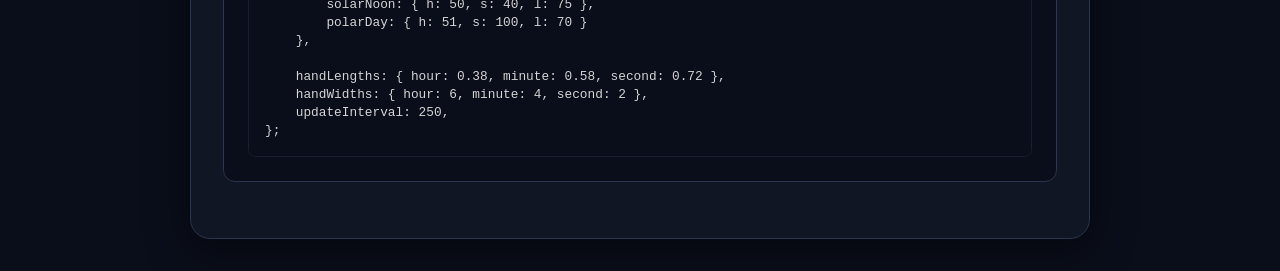
<file: explanation.nl.html>
<!DOCTYPE html>
<html lang="nl">
<head>
    <meta charset="UTF-8">
    <meta name="viewport" content="width=device-width, initial-scale=1.0">
    <title>Holoceen Klok – Uitleg (NL)</title>
    <link rel="stylesheet" href="explanation.css">
</head>
<body>
    <div class="explanation-container">
        <div class="top-bar">
            <div class="language-switcher">
                <span>🌐</span>
                <a href="explanation.en.html">English</a>
                <a href="explanation.nl.html" class="active">Nederlands</a>
                <a href="explanation.de.html">Deutsch</a>
                <a href="explanation.fr.html">Français</a>
                <a href="explanation.eo.html">Esperanto</a>
            </div>
            <div class="repo-link">
                <a href="https://github.com/DenIngenieur/24-uur-klok">📦 GitHub Repository</a>
            </div>
        </div>

        <h1>🕰️ Holoceen Klok – 24u linksom, met zon, maan en 10.000 jaar geschiedenis</h1>
        <p>Een bijzondere klok die <strong>tegen de klok in loopt</strong>, <strong>24 uur</strong> toont, en de stand van de zon en maan laat zien – gebaseerd op jouw locatie en de echte sterrenkunde.</p>
        <p>Zie het ding in werking: <a href="https://deningenieur.github.io/24-uur-klok/">naar de klok</a></p>
        <p>Of bekijk de <a href="https://www.youtube.com/watch?v=Vago5uCc7qQ">video</a> of de <a href="https://www.youtube.com/shorts/oqrXjZW4P30">short</a>.</p>

        <h2>✨ Wat maakt deze klok anders?</h2>
        <ul>
            <li><strong>12 uur (middag) staat boven</strong>, middernacht (0 uur) onder</li>
            <li><strong>Tegen de klok in</strong> – de tijd loopt linksom</li>
            <li><strong>Zonsopgang / zonsondergang</strong> bepaalt een vloeiend kleurenverloop op de wijzerplaat: diepblauwe nacht → paarse schemeringen → rozig ochtendgloren → warm gouden dag → oranje zonsondergang → en weer terug</li>
            <li><strong>Schijngestalten van de maan</strong> in het midden van de wijzerplaat, inclusief parallactische rotatie op basis van je breedtegraad</li>
            <li><strong>Breedtegraad-schuifregelaar</strong> – verken hoe de dag en nacht veranderen van pool tot pool, in real-time</li>
            <li><strong>Dag-van-het-jaar schuifregelaar</strong> – doorloop het volledige jaar en zie hoe de daglengte, schemeringen en maanfase mee veranderen met de seizoenen. De overgang van zomer- naar wintertijd (en omgekeerd) is als een plotse sprong in de schemering zichtbaar. De standaardpositie is vandaag, met een resetknop om altijd terug te keren.</li>
            <li><strong>Holoceen kalender</strong> – huidig jaar + 10.000 (bijv. 12026 HE)</li>
            <li><strong>Uurwijzer-tracker</strong> – een stip die het huidige uur volgt langs de rand</li>
        </ul>

        <h2>🔄 Waarom tegen de klok in?</h2>
        <p>Op het zuidelijk halfrond loopt de schaduw van een horizontale zonnewijzer <strong>linksom</strong> omdat de zon door de noordelijke hemel beweegt. De meeste klokken volgen de noordelijke conventie — deze klok volgt de natuur ten zuiden van de evenaar.</p>
        <p>Door de geschiedenis heen hebben diverse culturen linksomlopende klokken omarmd:</p>
        <ul>
            <li><strong>Testour, Tunesië</strong> — Een 17e-eeuwse moskeeklok loopt achteruit als symbool voor de terugkeer naar Al-Andalus na de Inquisitie.</li>
            <li><strong>Joodse klokken</strong> — Gespiegeld vanwege de rechts-naar-links leesrichting van het Hebreeuws.</li>
            <li><strong>Gujarat, India</strong> — Tribale gemeenschappen merken op dat de aarde, de maan en waterdraaikolken allemaal linksom draaien. De natuur, stellen zij, beweegt zo.</li>
        </ul>

        <h2>🌾 Holoceen Kalender (HE)</h2>
        <p>Voorgesteld door natuurkundige Cesare Emiliani in 1993, telt de Holocene kalender 10.000 jaar op bij het AD/CE-jaar. 2026 → 12026 HE.</p>
        <p>Waarom 10.000? Het Holoceen-tijdperk begon ~11.700 jaar geleden — toen de IJstijd eindigde, landbouw ontstond, en de eerste permanente nederzettingen werden gebouwd. De HE-kalender geeft ons een jaar nul en verankert tijd in geologie en beschaving, niet in religie.</p>
        <p>⟡ Je leeft in het 12e millennium van de menselijke beschaving. ⟡</p>

        <h2>🌐 Vertalingen</h2>
        <p>De klok is ontworpen om eenvoudig vertaald te worden. Alle gebruikte tekst is gecentraliseerd, zodat je maar op twee plekken aanpassingen hoeft te doen:</p>
        <ol>
            <li><strong><code>clock.js</code></strong> – In het <code>CONFIG</code>-object bovenaan vind je maanfase-namen, locatie- en statusberichten, labels voor schuifregelaars en de weergave van het halfrond.</li>
            <li><strong><code>index.html</code></strong> – De <code>&lt;title&gt;</code> van de pagina en eventuele vaste tekst in de HTML-structuur.</li>
            <li>Zie clock.nl.js en clock.nl.html voor een <a href="https://deningenieur.github.io/24-uur-klok/clock.nl.html">werkende Nederlandstalige versie</a>.</li>
        </ol>

        <h2>🌍 Werkt écht</h2>
        <ul>
            <li>Vraagt locatie (toestemming) voor nauwkeurige zonsopkomst, zonsondergang en alle schemeringen</li>
            <li>Zonder locatie → valt terug op 50.81°N, 3.11°O (Vlaanderen, België)</li>
            <li><strong>Breedtegraad-schuifregelaar</strong> – sleep van 90°N naar 90°Z om te zien hoe dag/nacht en de maanoriëntatie veranderen</li>
            <li><strong>Dag-van-het-jaar schuifregelaar</strong> – sleep van 1 januari tot 31 december om de seizoenen te doorlopen</li>
            <li>Resetknoppen om terug te keren naar je echte locatie en de echte datum</li>
            <li>Maanstand wordt berekend op basis van de J2000 Epoch Nieuwe Maan (6 januari 2000, 18:14 UTC) met de precieze synodische maand van 29,530588853 dagen</li>
            <li>Toont maanfase, symbool en verlichtingspercentage</li>
            <li>Werkt correct op alle breedtegraden, inclusief pooldag, poolnacht, en gedeeltelijke schemeringen</li>
            <li>Houdt rekening met schrikkeljaren (366 dagen) en zomer-/wintertijd</li>
        </ul>

        <h2>📁 Bestanden en pagina's</h2>
        <p>Het project bevat drie HTML-pagina's met elk een eigen functie:</p>
        <ul>
            <li><strong><code>index.html</code></strong> – de hoofdklok. Toont de 24-uurs wijzerplaat met dag/nacht-verloop, maanfase, Holoceen-tijdstempel, en schuifregelaars voor breedtegraad en dag van het jaar.</li>
            <li><strong><code>sun.html</code></strong> – de zonnecalculator. Geeft voor een opgegeven datum en locatie de precieze tijden van zonsopgang, zonsondergang en alle drie de schemeringen (civiel, nautisch, astronomisch). Toont ook de actuele zonnepositie (altitude, declinatie, rechte klimming, uurhoek) en de positie om 12:00 UTC. Handig voor fotografen, astronomen, of gewoon uit nieuwsgierigheid.</li>
            <li><strong><code>moonphase.html</code></strong> – de maanfase-visualisator. Een interactieve demo die toont hoe de maan eruitziet bij een bepaalde verlichtingsgraad en breedtegraad, met parallactische rotatie. Handig om het maanmodel los van de klok te begrijpen en te testen.</li>
        </ul>
        <p>De JavaScript-logica is verdeeld over twee bestanden:</p>
        <ul>
            <li><strong><code>astro.js</code></strong> – astronomische berekeningen (Juliaanse dag, zonspositie, zonsopkomst/ondergang, schemeringen, zonnemiddag/nadir) én maanfase-berekeningen op basis van de J2000 Epoch Nieuwe Maan en de synodische maand.</li>
            <li><strong><code>clock.js</code></strong> – alle tekenlogica voor de klok (gradiënt, maan, wijzerplaat, wijzers, tracker, schuifregelaars).</li>
        </ul>
        <p>En de opmaak:</p>
        <ul>
            <li><strong><code>style.css</code></strong> – pagina-layout (body, container).</li>
            <li><strong><code>clock.css</code></strong> – klok-specifieke stijl (canvas, labels, schuifregelaars).</li>
        </ul>

        <h2>🚀 Live gebruiken</h2>
        <ol>
            <li>Download de bestanden in één map.</li>
            <li>Open <code>index.html</code> in een moderne browser (Chrome, Firefox, Edge).</li>
            <li>Geef toestemming voor locatie (voor echte zonsopkomst/ondergang).</li>
            <li>Gebruik de schuifregelaars om breedtegraden en dagen te verkennen.</li>
            <li>Klaar – de klok draait.</li>
        </ol>

        <h2>🎨 Configuratie</h2>
        <p>Alle instellingen staan bovenaan <code>clock.js</code> in het <code>CONFIG</code> object:</p>

        <div class="config-section">
            <h3>📟 CONFIG object uit clock.js</h3>
            <pre>const CONFIG = {
    size: 500,
    showEveryNthHour: 1,
    showEveryNthMinute: 5,
    gradientMargin: 25,
    gradientOpacity: 0.85,
    gradientSteps: 720, // 0.5° per step
    locationPrecision: 2, // decimal places for location cache key
    
    hourTrackerEnabled: true,
    hourTrackerRadius: 5,
    hourTrackerGlow: true,
    
    // Moon settings
    moonRadiusRatio: 0.33,      // 1/3 of clock radius
    moonGlowBlur: 6,
    moonGlowOpacity: 0.15,
    moonDarkColor: "#1a1d2e",
    moonLightColor: "#fff8e0",
    moonBorderColor: "rgba(255,255,240,0.3)",

    // Translations
    moonPhaseNames: {
        // "New Moon": "Nieuwe Maan",
        "New Moon": "New Moon",
        // "Waxing Crescent": "Wassende Halve Maan",
        "Waxing Crescent": "Waxing Crescent",
        // "First Quarter": "Eerste Kwartier",
        "First Quarter": "First Quarter",
        // "Waxing Gibbous": "Wassende Maan",
        "Waxing Gibbous": "Waxing Gibbous",
        // "Full Moon": "Volle Maan",
        "Full Moon": "Full Moon",
        // "Waning Gibbous": "Afnemende Maan",
        "Waning Gibbous": "Waning Gibbous",
        // "Last Quarter": "Laatste Kwartier",
        "Last Quarter": "Last Quarter",
        // "Waning Crescent": "Afnemende Halve Maan"
        "Waning Crescent": "Waning Crescent"
    },
    // translation location-related messages
    location: {
        // geolocationNotSupported: "🌐 Geolocatie wordt niet ondersteund – standaardwaarde 50.81°N, 3.11°E gebruikt",
        geolocationNotSupported: "🌐 Geolocation not supported – using fallback 50.81°N, 3.11°E",
        // requestingLocation: "📍 Locatie wordt opgehaald...",
        requestingLocation: "📍 Requesting location...",
        // geolocationDenied: "⚠️ Locatietoegang geweigerd – standaardwaarde 50.81°N, 3.11°E gebruikt",
        geolocationDenied: "⚠️ Geolocation denied – using fallback 50.81°N, 3.11°E",
        fallbackCoordinates: { latitude: 50.81, longitude: 3.11 },
        fallbackCoordinatesText: "50.81°N, 3.11°E"
    },
    hemisphere: {
        // northern: "Noordelijk",
        northern: "Northern",
        // southern: "Zuidelijk"
        southern: "Southern"
    },
    coordinateDisplay: {
        // format: "🌞 {hemisphere} halfrond | {latitude}° {longitude}°"
        format: "🌞 {hemisphere} hemisphere | {latitude}° {longitude}°"
    },
    // labels for feedback. Change these value to translate the UI label.
    labels: {
        // day: "Dag",
        day: "Day",
        // latitude: "Breedtegraad"
        latitude: "Latitude"
    },

    // Colours to choose :-)
    colors: {
        background: "#0a0e1a",
        dialFace: "#111625",
        dialBorder: "#2a3550",
        marginRing: "#1a1e2e",
        textGeneral: "#fff5e0",
        minuteMarkers: "#ffffff",
        hourHand: "#f0f3ff",
        minuteHand: "#b9c7d9",
        secondHand: "#ff4d6d",
        tickMajor: "#ffffff",
        tickMinor: "#5b6e8c",
        // Twilight anchor colors (HSL values) - more natural sky colors
        deepNight: { h: 235, s: 70, l: 8 },
        astronomical: { h: 240, s: 55, l: 18 },
        nautical: { h: 250, s: 40, l: 30 },
        civil: { h: 280, s: 30, l: 45 },
        sunrise: { h: 35, s: 60, l: 55 },
        solarNoon: { h: 50, s: 40, l: 75 },
        polarDay: { h: 51, s: 100, l: 70 }
    },
    
    handLengths: { hour: 0.38, minute: 0.58, second: 0.72 },
    handWidths: { hour: 6, minute: 4, second: 2 },
    updateInterval: 250,
};</pre>
        </div>
    </div>
</body>
</html>
</file>
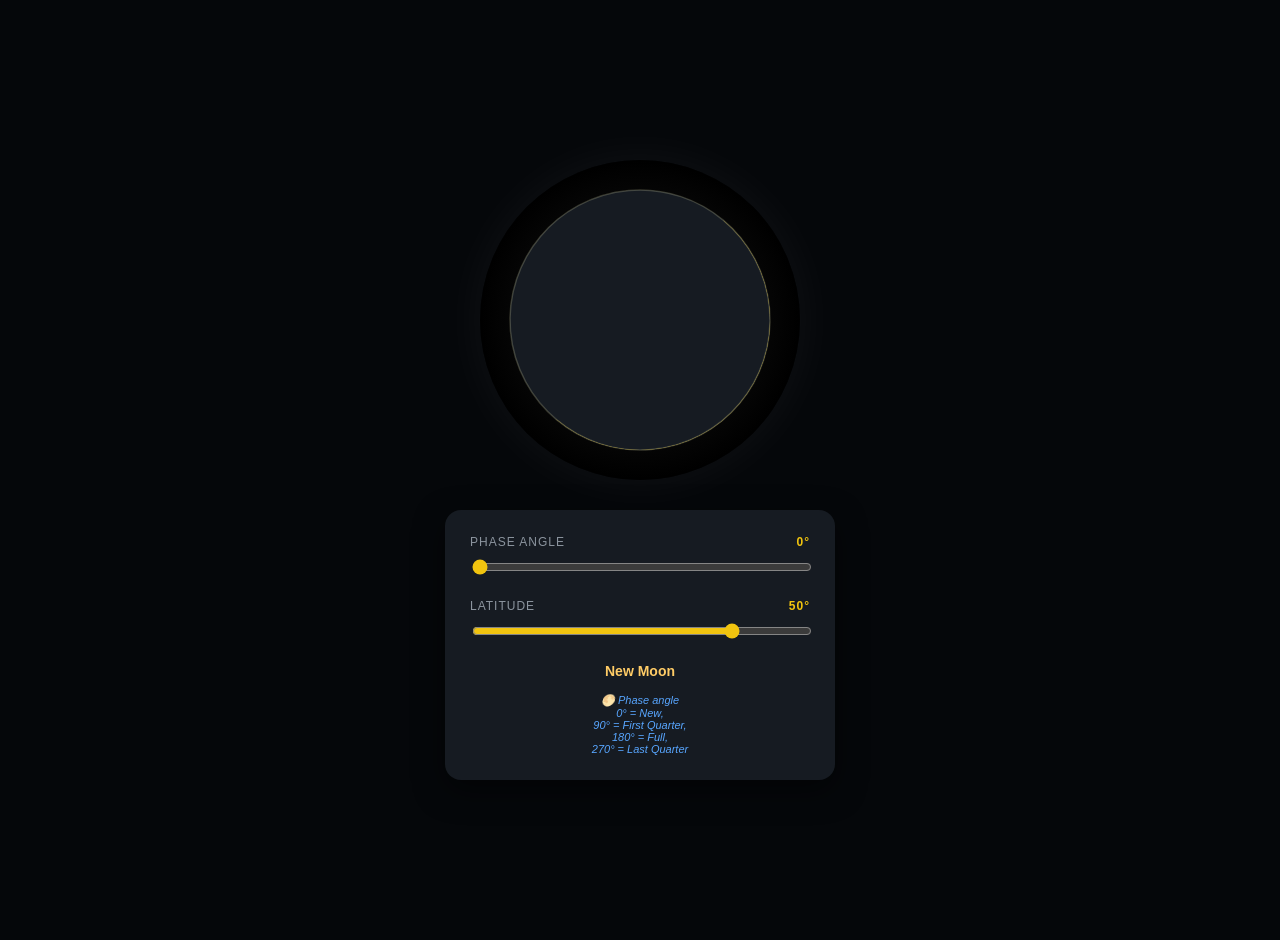
<file: moonphase.html>
<!DOCTYPE html>
<html lang="en">
<head>
    <meta charset="UTF-8">
    <title>Moon Phase Visualiser – Full Cycle</title>
    <style>
        body {
            background: #05070a;
            color: #e0e0e0;
            font-family: 'Segoe UI', sans-serif;
            display: flex;
            flex-direction: column;
            align-items: center;
            justify-content: center;
            min-height: 100vh;
            margin: 0;
            padding: 20px;
        }
        canvas {
            background: radial-gradient(circle, #1a1a1a 0%, #000 70%);
            border-radius: 50%;
            box-shadow: 0 0 50px rgba(255, 255, 255, 0.05);
            margin-bottom: 30px;
        }
        .controls {
            background: #161b22;
            padding: 25px;
            border-radius: 16px;
            width: 340px;
            box-shadow: 0 10px 30px rgba(0,0,0,0.5);
        }
        .group {
            margin-bottom: 20px;
        }
        label {
            display: block;
            margin-bottom: 8px;
            font-size: 12px;
            color: #8b949e;
            text-transform: uppercase;
            letter-spacing: 1px;
        }
        input[type="range"] {
            width: 100%;
            cursor: pointer;
            accent-color: #f1c40f;
        }
        .value {
            float: right;
            color: #f1c40f;
            font-weight: bold;
        }
        .info {
            margin-top: 15px;
            font-size: 11px;
            color: #58a6ff;
            text-align: center;
            font-style: italic;
        }
        .phase-name {
            text-align: center;
            margin-top: 10px;
            font-size: 14px;
            font-weight: bold;
            color: #ffcc66;
        }
    </style>
</head>
<body>

    <canvas id="moonCanvas" width="320" height="320"></canvas>

    <div class="controls">
        <div class="group">
            <label>Phase Angle <span id="phaseVal" class="value">0°</span></label>
            <input type="range" id="phaseSlider" min="0" max="360" value="0" step="1">
        </div>
        <div class="group">
            <label>Latitude <span id="latVal" class="value">50°</span></label>
            <input type="range" id="latSlider" min="-90" max="90" value="50" step="1">
        </div>
        <div class="phase-name" id="phaseName">New Moon</div>
        <div class="info">🌕 Phase angle <br>0° = New, <br>90° = First Quarter, <br>180° = Full, <br>270° = Last Quarter</div>
    </div>

    <script>
        const canvas = document.getElementById('moonCanvas');
        const ctx = canvas.getContext('2d');
        const phaseSlider = document.getElementById('phaseSlider');
        const latSlider = document.getElementById('latSlider');
        const phaseVal = document.getElementById('phaseVal');
        const latVal = document.getElementById('latVal');
        const phaseNameSpan = document.getElementById('phaseName');

        const radius = 130;
        const centerX = 160;
        const centerY = 160;

        // Moon phase names based on angle (0-360)
        function getPhaseName(angle) {
            if (angle < 1 || angle > 359) return "New Moon";
            if (angle < 45) return "Waxing Crescent";
            if (angle < 90) return "Waxing Crescent";
            if (angle < 135) return "First Quarter";
            if (angle < 180) return "Waxing Gibbous";
            if (angle < 225) return "Full Moon";
            if (angle < 270) return "Waning Gibbous";
            if (angle < 315) return "Last Quarter";
            return "Waning Crescent";
        }

        function draw() {
            const phaseDeg = parseFloat(phaseSlider.value);
            const lat = parseFloat(latSlider.value);

            // Update displayed values
            phaseVal.innerText = phaseDeg + "°";
            latVal.innerText = lat + "°";
            phaseNameSpan.innerText = getPhaseName(phaseDeg);

            // Compute illumination (0-100%) from phase angle
            const phaseRad = phaseDeg * Math.PI / 180;
            const illumination = (1 - Math.cos(phaseRad)) / 2 * 100;

            // Determine waxing (0-180°) vs waning (180-360°)
            const isWaxing = phaseDeg < 180;
            // For crescent/gibbous orientation: waxing → top lit, waning → bottom lit
            // Use same logic as MoonRenderer in clock.js
            const useBottomSemicircle = !isWaxing && phaseDeg > 1 && phaseDeg < 359;

            ctx.clearRect(0, 0, 320, 320);
            ctx.save();
            ctx.translate(centerX, centerY);

            // Parallactic rotation based on latitude
            const rotation = -(lat * Math.PI / 180);
            ctx.rotate(rotation);

            // 1. Dark full moon base
            ctx.beginPath();
            ctx.arc(0, 0, radius, 0, Math.PI * 2);
            ctx.fillStyle = "#161b22";
            ctx.fill();

            // 2. Light semicircle (top for waxing, bottom for waning)
            let startAngle = useBottomSemicircle ? Math.PI : 0;
            let endAngle = useBottomSemicircle ? 2 * Math.PI : Math.PI;
            ctx.beginPath();
            ctx.arc(0, 0, radius, startAngle, endAngle, false);
            ctx.fillStyle = "#f1c40f";
            ctx.fill();

            // 3. Ellipse mask to create the terminator
            // wFactor = (illumination / 50) - 1  → at 0%: -1, at 100%: +1
            let wFactor = (illumination / 50) - 1;
            let ellipseHeight = Math.abs(radius * wFactor);
            ctx.beginPath();
            ctx.ellipse(0, 0, radius, ellipseHeight, 0, 0, Math.PI * 2);
            // For crescent (<50% illumination) we mask with dark, for gibbous (>50%) we mask with light
            ctx.fillStyle = illumination < 50 ? "#161b22" : "#f1c40f";
            ctx.fill();

            // Optional border
            ctx.beginPath();
            ctx.arc(0, 0, radius, 0, Math.PI * 2);
            ctx.strokeStyle = "rgba(255,255,200,0.2)";
            ctx.lineWidth = 1.5;
            ctx.stroke();

            ctx.restore();
        }

        phaseSlider.oninput = () => draw();
        latSlider.oninput = () => draw();
        draw();
    </script>
</body>
</html>
</file>
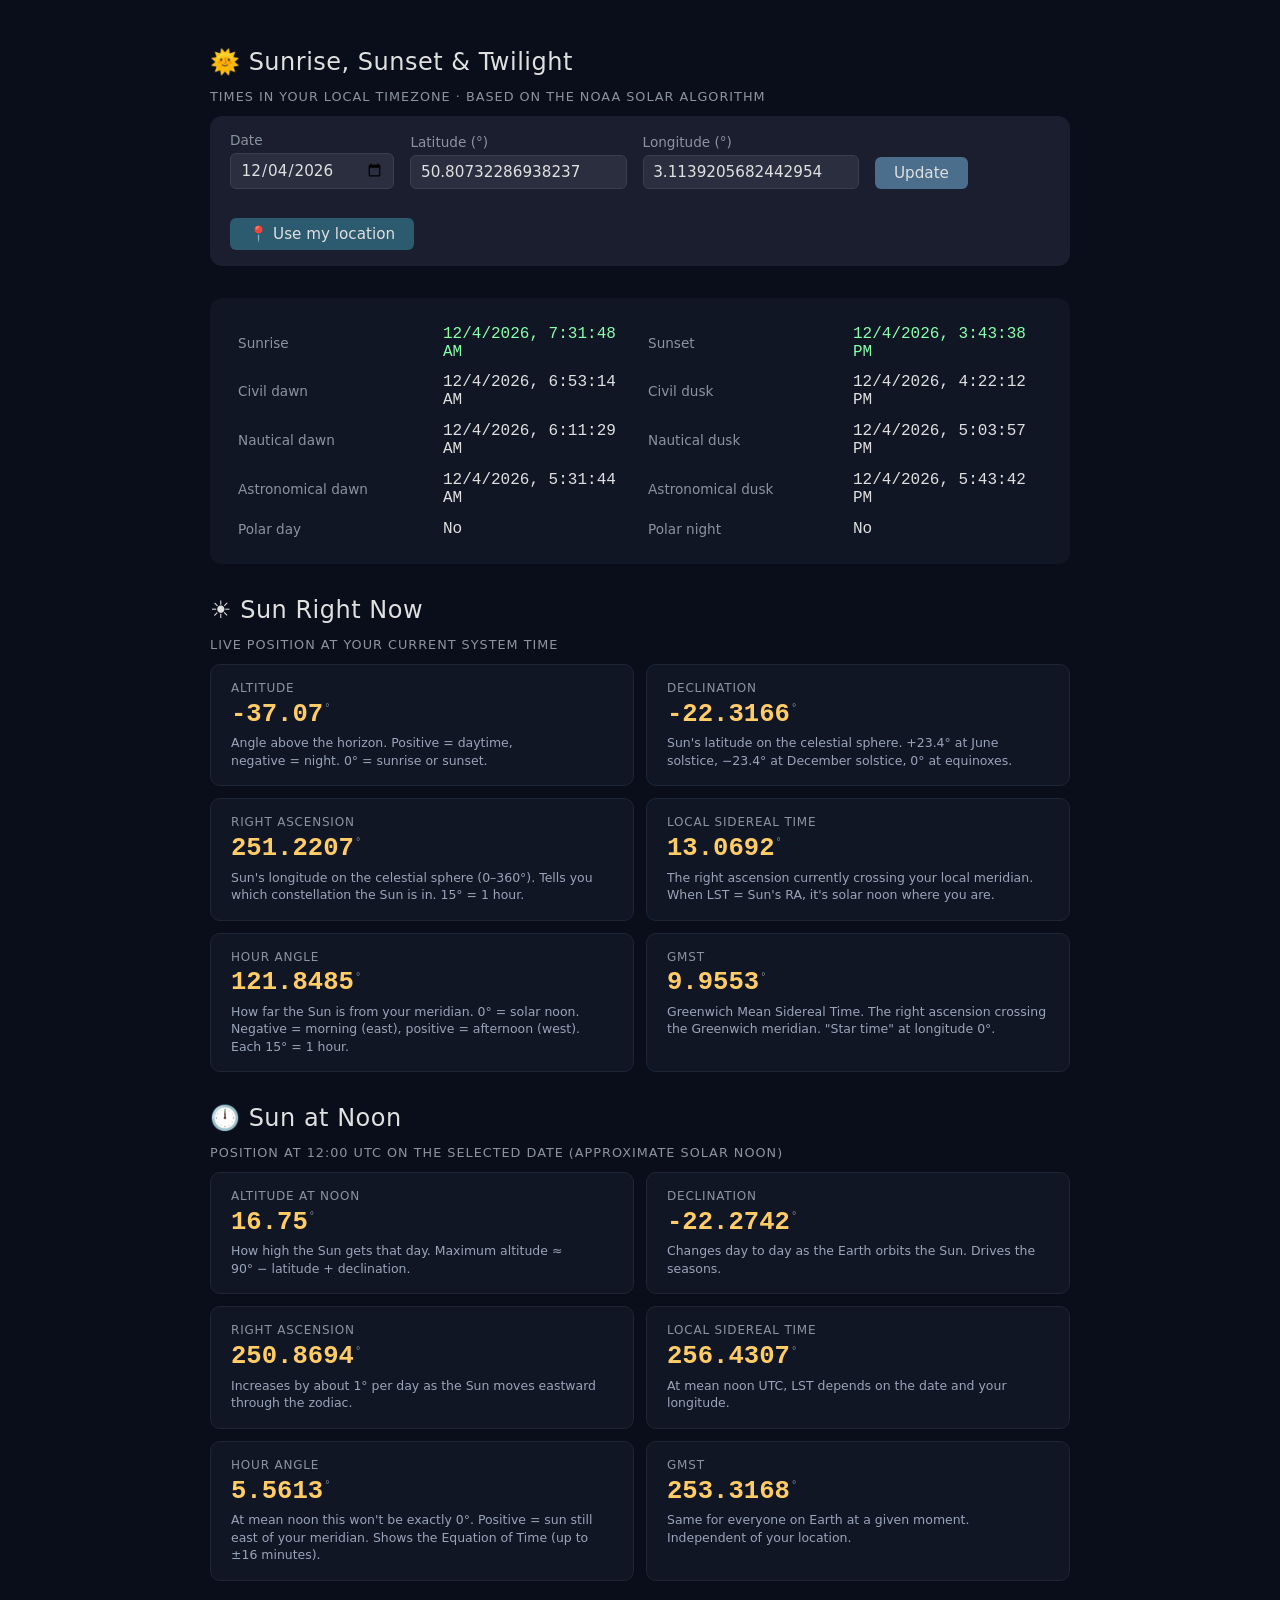
<file: sun.html>
<!DOCTYPE html>
<html lang="en">
<head>
    <meta charset="UTF-8">
    <meta name="viewport" content="width=device-width, initial-scale=1.0">
    <title>Solar Calculator – Sunrise, Sunset & Sun Position</title>
    <style>
        body {
            background: #0a0e1a;
            color: #e0e0e0;
            font-family: 'Segoe UI', system-ui, sans-serif;
            max-width: 860px;
            margin: 2rem auto;
            padding: 1rem;
        }
        h2 {
            margin: 2rem 0 0.75rem 0;
            font-weight: 400;
            letter-spacing: 0.5px;
        }
        h2:first-child { margin-top: 0; }
        .controls {
            background: #1a1e2e;
            padding: 1rem 1.25rem;
            border-radius: 12px;
            margin-bottom: 2rem;
            display: flex;
            gap: 1rem;
            flex-wrap: wrap;
            align-items: end;
        }
        .controls label {
            font-size: 0.85rem;
            color: #8b949e;
            display: flex;
            flex-direction: column;
            gap: 0.3rem;
        }
        input, button {
            padding: 0.45rem 0.6rem;
            background: #2a2e3e;
            border: 1px solid #3a3e4e;
            color: #e0e0e0;
            border-radius: 6px;
            font-size: 0.95rem;
            font-family: inherit;
        }
        input:focus { outline: none; border-color: #4a6e8c; }
        button {
            background: #4a6e8c;
            border: none;
            cursor: pointer;
            font-weight: 500;
            padding: 0.45rem 1.2rem;
        }
        button:hover { background: #5a7e9c; }
        .location-btn {
            background: #2c5a6e;
            margin-top: 0.8rem;
        }
        .location-btn:hover { background: #3e7a94; }


        .geoStatus {
            font-size: 0.8rem; 
            margin-top: 0.5rem; 
            color: #88aaff; 
            background: #1e2a3a; 
            padding: 4px 10px; 
            border-radius: 8px; 
            display: inline-block;
        }


        /* --- Solar events table --- */
        .results {
            background: #111625;
            padding: 1.25rem;
            border-radius: 12px;
            margin-bottom: 1.5rem;
        }
        .results table { width: 100%; border-collapse: collapse; }
        .results th {
            text-align: left;
            padding: 0.4rem 0.5rem;
            color: #8b949e;
            font-weight: 400;
            font-size: 0.85rem;
            width: 25%;
        }
        .results td {
            padding: 0.4rem 0.5rem;
            font-family: 'SF Mono', 'Fira Code', 'Consolas', monospace;
        }
        .results .highlight { color: #88ffaa; }

        /* --- Position cards --- */
        .section-subtitle {
            color: #8b949e;
            font-size: 0.8rem;
            text-transform: uppercase;
            letter-spacing: 1px;
            margin-bottom: 0.75rem;
            font-weight: 500;
        }
        .card-grid {
            display: grid;
            grid-template-columns: 1fr 1fr;
            gap: 0.75rem;
            margin-bottom: 1.5rem;
        }
        .card {
            background: #111625;
            padding: 1rem 1.25rem;
            border-radius: 10px;
            border: 1px solid #1e2535;
        }
        .card.wide { grid-column: 1 / -1; }
        .card .card-label {
            font-size: 0.75rem;
            color: #8b949e;
            text-transform: uppercase;
            letter-spacing: 0.8px;
            margin-bottom: 0.3rem;
        }
        .card .card-value {
            font-size: 1.6rem;
            font-weight: 600;
            color: #ffcc66;
            font-family: 'SF Mono', 'Fira Code', 'Consolas', monospace;
        }
        .card .card-value.negative { color: #ff6b6b; }
        .card .card-unit {
            font-size: 0.65rem;
            color: #8b949e;
            font-weight: 400;
            vertical-align: super;
            margin-left: 1px;
        }
        .card .card-note {
            font-size: 0.78rem;
            color: #9aa4b8;
            margin-top: 0.35rem;
            line-height: 1.4;
        }

        @media (max-width: 600px) {
            .card-grid { grid-template-columns: 1fr; }
            body { padding: 0.75rem; }
            .controls { flex-direction: column; align-items: stretch; }
        }
    </style>
</head>
<body>

    <h2>🌞 Sunrise, Sunset & Twilight</h2>
    <p class="section-subtitle">Times in your local timezone &middot; based on the NOAA solar algorithm</p>

    <div class="controls">
        <label>Date
            <input type="date" id="date" value="">
        </label>
        <label>Latitude (°)
            <input type="text" id="lat" value="50.80732286938237" inputmode="decimal" pattern="-?\d+(\.\d+)?" title="Enter a number (e.g., 50.8073)">
        </label>
        <label>Longitude (°)
            <input type="text" id="lon" value="3.1139205682442954" inputmode="decimal" pattern="-?\d+(\.\d+)?" title="Enter a number (e.g., 3.1139)">
        </label>
        <button id="compute">Update</button>
        <button id="locateBtn" class="location-btn">📍 Use my location</button>
        <div id="geoStatus" style=""></div>
    </div>

    <!-- ========== SOLAR EVENTS ========== -->
    <div class="results">
        <table>
            <tr>
                <th>Sunrise</th><td class="highlight" id="sunrise">—</td>
                <th>Sunset</th><td class="highlight" id="sunset">—</td>
            </tr>
            <tr>
                <th>Civil dawn</th><td id="civilDawn">—</td>
                <th>Civil dusk</th><td id="civilDusk">—</td>
            </tr>
            <tr>
                <th>Nautical dawn</th><td id="nauticalDawn">—</td>
                <th>Nautical dusk</th><td id="nauticalDusk">—</td>
            </tr>
            <tr>
                <th>Astronomical dawn</th><td id="astroDawn">—</td>
                <th>Astronomical dusk</th><td id="astroDusk">—</td>
            </tr>
            <tr>
                <th>Polar day</th><td id="polarDay">—</td>
                <th>Polar night</th><td id="polarNight">—</td>
            </tr>
        </table>
    </div>

    <!-- ========== SUN POSITION NOW ========== -->
    <h2>☀️ Sun Right Now</h2>
    <p class="section-subtitle">Live position at your current system time</p>

    <div class="card-grid">
        <div class="card">
            <div class="card-label">Altitude</div>
            <div class="card-value" id="nowAlt">—<span class="card-unit">°</span></div>
            <div class="card-note">Angle above the horizon. Positive&nbsp;=&nbsp;daytime, negative&nbsp;=&nbsp;night. 0°&nbsp;=&nbsp;sunrise or sunset.</div>
        </div>
        <div class="card">
            <div class="card-label">Declination</div>
            <div class="card-value" id="nowDec">—<span class="card-unit">°</span></div>
            <div class="card-note">Sun's latitude on the celestial sphere. +23.4° at June solstice, −23.4° at December solstice, 0° at equinoxes.</div>
        </div>
        <div class="card">
            <div class="card-label">Right Ascension</div>
            <div class="card-value" id="nowRA">—<span class="card-unit">°</span></div>
            <div class="card-note">Sun's longitude on the celestial sphere (0–360°). Tells you which constellation the Sun is in. 15°&nbsp;=&nbsp;1&nbsp;hour.</div>
        </div>
        <div class="card">
            <div class="card-label">Local Sidereal Time</div>
            <div class="card-value" id="nowLST">—<span class="card-unit">°</span></div>
            <div class="card-note">The right ascension currently crossing your local meridian. When LST&nbsp;=&nbsp;Sun's&nbsp;RA, it's solar noon where you are.</div>
        </div>
        <div class="card">
            <div class="card-label">Hour Angle</div>
            <div class="card-value" id="nowHA">—<span class="card-unit">°</span></div>
            <div class="card-note">How far the Sun is from your meridian. 0° = solar noon. Negative = morning (east), positive = afternoon (west). Each 15° = 1 hour.</div>
        </div>
        <div class="card">
            <div class="card-label">GMST</div>
            <div class="card-value" id="nowGMST">—<span class="card-unit">°</span></div>
            <div class="card-note">Greenwich Mean Sidereal Time. The right ascension crossing the Greenwich meridian. "Star time" at longitude 0°.</div>
        </div>
    </div>

    <!-- ========== SUN POSITION AT NOON ========== -->
    <h2>🕛 Sun at Noon</h2>
    <p class="section-subtitle">Position at 12:00 UTC on the selected date (approximate solar noon)</p>

    <div class="card-grid">
        <div class="card">
            <div class="card-label">Altitude at Noon</div>
            <div class="card-value" id="noonAlt">—<span class="card-unit">°</span></div>
            <div class="card-note">How high the Sun gets that day. Maximum altitude ≈ 90°&nbsp;−&nbsp;latitude&nbsp;+&nbsp;declination.</div>
        </div>
        <div class="card">
            <div class="card-label">Declination</div>
            <div class="card-value" id="noonDec">—<span class="card-unit">°</span></div>
            <div class="card-note">Changes day to day as the Earth orbits the Sun. Drives the seasons.</div>
        </div>
        <div class="card">
            <div class="card-label">Right Ascension</div>
            <div class="card-value" id="noonRA">—<span class="card-unit">°</span></div>
            <div class="card-note">Increases by about 1° per day as the Sun moves eastward through the zodiac.</div>
        </div>
        <div class="card">
            <div class="card-label">Local Sidereal Time</div>
            <div class="card-value" id="noonLST">—<span class="card-unit">°</span></div>
            <div class="card-note">At mean noon UTC, LST depends on the date and your longitude.</div>
        </div>
        <div class="card">
            <div class="card-label">Hour Angle</div>
            <div class="card-value" id="noonHA">—<span class="card-unit">°</span></div>
            <div class="card-note">At mean noon this won't be exactly 0°. Positive = sun still east of your meridian. Shows the Equation of Time (up to ±16 minutes).</div>
        </div>
        <div class="card">
            <div class="card-label">GMST</div>
            <div class="card-value" id="noonGMST">—<span class="card-unit">°</span></div>
            <div class="card-note">Same for everyone on Earth at a given moment. Independent of your location.</div>
        </div>
    </div>

    <script src="astro.js"></script>
    <script>
        // ========== REFERENCES TO DOM ELEMENTS ==========
        const els = {
            sunrise:    document.getElementById('sunrise'),
            sunset:     document.getElementById('sunset'),
            civilDawn:  document.getElementById('civilDawn'),
            civilDusk:  document.getElementById('civilDusk'),
            nauticalDawn:  document.getElementById('nauticalDawn'),
            nauticalDusk:  document.getElementById('nauticalDusk'),
            astroDawn:  document.getElementById('astroDawn'),
            astroDusk:  document.getElementById('astroDusk'),
            polarDay:   document.getElementById('polarDay'),
            polarNight: document.getElementById('polarNight'),

            nowAlt:  document.getElementById('nowAlt'),
            nowDec:  document.getElementById('nowDec'),
            nowRA:   document.getElementById('nowRA'),
            nowLST:  document.getElementById('nowLST'),
            nowHA:   document.getElementById('nowHA'),
            nowGMST: document.getElementById('nowGMST'),

            noonAlt:  document.getElementById('noonAlt'),
            noonDec:  document.getElementById('noonDec'),
            noonRA:   document.getElementById('noonRA'),
            noonLST:  document.getElementById('noonLST'),
            noonHA:   document.getElementById('noonHA'),
            noonGMST: document.getElementById('noonGMST'),
        };

        // ========== HELPERS ==========
        function formatTime(d) {
            if (!d) return '—';
            return d.toLocaleString();
        }

        function setValue(el, value, decimals, unit) {
            const num = Number(value);
            if (isNaN(num) || value === null || value === undefined) {
                el.innerHTML = '—';
                return;
            }
            const cls = num < 0 ? 'negative' : '';
            el.innerHTML = `<span class="${cls}">${num.toFixed(decimals)}</span><span class="card-unit">${unit}</span>`;
        }

        function setTimeValue(el, date) {
            el.textContent = formatTime(date);
        }

        function setBoolValue(el, val) {
            el.textContent = val ? 'Yes' : 'No';
        }

        // ========== MAIN COMPUTE ==========
        function computeAndDisplay() {
            const dateStr = document.getElementById('date').value;
            const lat = parseFloat(document.getElementById('lat').value);
            const lon = parseFloat(document.getElementById('lon').value);
            const [year, month, day] = dateStr.split('-').map(Number);
            const localDate = new Date(year, month - 1, day);

            // ---- Solar events ----
            const solar = new SolarDay(localDate, lat, lon);
            setTimeValue(els.sunrise, solar.sunrise);
            setTimeValue(els.sunset, solar.sunset);
            setTimeValue(els.civilDawn, solar.civilDawn);
            setTimeValue(els.civilDusk, solar.civilDusk);
            setTimeValue(els.nauticalDawn, solar.nauticalDawn);
            setTimeValue(els.nauticalDusk, solar.nauticalDusk);
            setTimeValue(els.astroDawn, solar.astronomicalDawn);
            setTimeValue(els.astroDusk, solar.astronomicalDusk);
            setBoolValue(els.polarDay, solar.isPolarDay);
            setBoolValue(els.polarNight, solar.isPolarNight);

            // ---- Sun now ----
            const now = new Date();
            const nowJD = new JulianDate(now);
            const sunNow = new SunPosition(nowJD, lat, lon);
            const nowAlt = sunNow.altitude();

            setValue(els.nowAlt,  nowAlt,                2, '°');
            setValue(els.nowDec,  sunNow.declination,     4, '°');
            setValue(els.nowRA,   sunNow.rightAscension,  4, '°');
            setValue(els.nowLST,  sunNow.localSiderealTime, 4, '°');
            setValue(els.nowHA,   sunNow.hourAngle,       4, '°');
            setValue(els.nowGMST, sunNow.gmst,            4, '°');

            // ---- Sun at noon ----
            const noonUTC = Date.UTC(year, month - 1, day, 12, 0, 0);
            const noonJD = new JulianDate(noonUTC / 86400000 + 2440587.5);
            const sunNoon = new SunPosition(noonJD, lat, lon);
            const noonAlt = sunNoon.altitude();

            setValue(els.noonAlt,  noonAlt,                2, '°');
            setValue(els.noonDec,  sunNoon.declination,     4, '°');
            setValue(els.noonRA,   sunNoon.rightAscension,  4, '°');
            setValue(els.noonLST,  sunNoon.localSiderealTime, 4, '°');
            setValue(els.noonHA,   sunNoon.hourAngle,       4, '°');
            setValue(els.noonGMST, sunNoon.gmst,            4, '°');
        }
        
        // ========== GEOLOCATION ==========
        const geoStatus = document.getElementById('geoStatus');

        function getLocationAndFill() {
            if (!navigator.geolocation) {
                geoStatus.textContent = "🌐 Geolocation not supported – using default.";
                return;
            }
            const btn = document.getElementById('locateBtn');
            const originalText = btn.textContent;
            btn.textContent = "📍 Locating...";
            btn.disabled = true;
            geoStatus.textContent = "📍 Requesting location...";

            navigator.geolocation.getCurrentPosition(
                (pos) => {
                    const lat = pos.coords.latitude.toFixed(6);
                    const lon = pos.coords.longitude.toFixed(6);
                    document.getElementById('lat').value = lat;
                    document.getElementById('lon').value = lon;
                    computeAndDisplay();
                    geoStatus.textContent = `✅ Location set to ${lat}°, ${lon}°`;
                    btn.textContent = originalText;
                    btn.disabled = false;
                    setTimeout(() => geoStatus.textContent = "", 3000);
                },
                (err) => {
                    geoStatus.textContent = "⚠️ Location denied or unavailable – using entered values.";
                    btn.textContent = originalText;
                    btn.disabled = false;
                    setTimeout(() => geoStatus.textContent = "", 3000);
                }
                // No timeout, no enableHighAccuracy – exactly like clock.js
            );
        }

        // ========== INITIALISATION ==========
        document.getElementById('compute').addEventListener('click', computeAndDisplay);
        document.getElementById('locateBtn').addEventListener('click', getLocationAndFill);
        
        // Set today's date as default
        const today = new Date();
        const yyyy = today.getFullYear();
        const mm = String(today.getMonth() + 1).padStart(2, '0');
        const dd = String(today.getDate()).padStart(2, '0');
        document.getElementById('date').value = `${yyyy}-${mm}-${dd}`;
        
        // Initial computation with the default/fallback coordinates
        computeAndDisplay();
    </script>
</body>
</html>
</file>
<file: style.css>
* {
    margin: 0;
    padding: 0;
    box-sizing: border-box;
}

body {
    background: linear-gradient(135deg, #0a0e1a 0%, #14182b 100%);
    min-height: 100vh;
    display: flex;
    justify-content: center;
    align-items: center;
    font-family: 'Segoe UI', 'Roboto', 'Courier New', monospace;
    padding: 20px;
}

.clock-container {
    display: flex;
    flex-direction: column;
    align-items: center;
    gap: 16px;
    padding: 20px;
}

@media (max-width: 550px) {
    .clock-container {
        padding: 12px;
        gap: 12px;
    }
}
</file>
<file: clock.css>
#clockCanvas {
    display: block;
    width: 100%;
    height: auto;
    max-width: 600px;
    border-radius: 50%;
    box-shadow: 0 20px 35px rgba(0, 0, 0, 0.5), 0 0 0 8px rgba(255, 255, 255, 0.05);
    transition: all 0.2s ease;
}

.clock-label {
    font-family: "Segoe UI", "Roboto", "Courier New", monospace, "Segoe UI Emoji", "Apple Color Emoji", "Noto Color Emoji", "Twemoji Mozilla";
    font-size: 1.2rem;
    font-weight: bold;
    letter-spacing: 2px;
    background: rgba(0, 0, 0, 0.65);
    backdrop-filter: blur(8px);
    padding: 8px 18px;
    border-radius: 60px;
    color: #d4ffaa;
    text-shadow: 0 0 5px rgba(0, 0, 0, 0.5);
    border: 1px solid rgba(100, 200, 100, 0.3);
    text-align: center;
}

.clock-status {
    background: rgba(0, 0, 0, 0.5);
    backdrop-filter: blur(4px);
    padding: 5px 14px;
    border-radius: 40px;
    font-size: 0.75rem;
    font-weight: 500;
    letter-spacing: 0.5px;
    color: #aaa;
    border: 1px solid rgba(255, 255, 255, 0.1);
    text-align: center;
    font-family: monospace;
}

#statusMessage {
    transition: color 0.2s;
}

.slider-control {
    display: flex;
    align-items: center;
    gap: 10px;
    background: rgba(0, 0, 0, 0.5);
    backdrop-filter: blur(8px);
    padding: 6px 16px;
    border-radius: 40px;
    border: 1px solid rgba(255, 255, 255, 0.1);
    font-family: 'Segoe UI', system-ui, sans-serif;
}

.slider-control label {
    font-size: 0.8rem;
    font-weight: 500;
    color: #ccc;
    min-width: 100px;
    text-align: right;
    letter-spacing: 0.5px;
    cursor: default;
    user-select: none;
}

.slider-control input[type="range"] {
    width: 160px;
    accent-color: #4a6e8c;
    cursor: pointer;
    background: transparent;
}

.slider-control button {
    font-size: 0.75rem;
    padding: 4px 12px;
    border-radius: 20px;
    border: 1px solid rgba(255, 255, 255, 0.25);
    background: rgba(255, 255, 255, 0.08);
    color: #ccc;
    cursor: pointer;
    font-family: inherit;
    letter-spacing: 0.5px;
    transition: background 0.15s;
}

.slider-control button:hover {
    background: rgba(255, 255, 255, 0.18);
}

@media (max-width: 550px) {
    .clock-label {
        font-size: 0.85rem;
        padding: 5px 12px;
        letter-spacing: 1px;
    }
    .clock-status {
        font-size: 0.65rem;
        padding: 4px 10px;
    }
    .slider-control {
        padding: 5px 10px;
        gap: 6px;
    }
    .slider-control label {
        font-size: 0.7rem;
        min-width: 80px;
    }
    .slider-control input[type="range"] {
        width: 100px;
    }
    .slider-control button {
        font-size: 0.65rem;
        padding: 3px 8px;
    }
}
</file>
<file: explanation.css>
/* explanation.css - Styling for the Holocene Clock explanation pages */

/* Base styles */
* {
    margin: 0;
    padding: 0;
    box-sizing: border-box;
}

body {
    background: #0a0e1a;
    font-family: -apple-system, BlinkMacSystemFont, 'Segoe UI', Roboto, 'Helvetica Neue', sans-serif;
    line-height: 1.6;
    color: #e0e0e0;
    padding: 2rem 1rem;
}

.explanation-container {
    max-width: 900px;
    margin: 0 auto;
    background: #111625;
    border-radius: 20px;
    padding: 2rem;
    border: 1px solid #2a3550;
    box-shadow: 0 10px 40px rgba(0, 0, 0, 0.5);
}

/* Top bar with language switcher and repo link */
.top-bar {
    display: flex;
    justify-content: space-between;
    align-items: center;
    flex-wrap: wrap;
    gap: 1rem;
    margin-bottom: 2rem;
    padding-bottom: 1rem;
    border-bottom: 1px solid #2a3550;
}

.language-switcher {
    display: flex;
    align-items: center;
    gap: 0.5rem;
    flex-wrap: wrap;
}

.language-switcher span {
    font-size: 1.2rem;
}

.language-switcher a {
    padding: 0.3rem 0.8rem;
    border-radius: 20px;
    text-decoration: none;
    background: #1a1e2e;
    color: #fff5e0;
    transition: all 0.2s ease;
    font-size: 0.9rem;
}

.language-switcher a:hover {
    background: #2a3550;
    transform: translateY(-1px);
}

.language-switcher a.active {
    background: #ff4d6d;
    color: white;
}

.repo-link a {
    padding: 0.3rem 0.8rem;
    border-radius: 20px;
    text-decoration: none;
    background: #1a1e2e;
    color: #fff5e0;
    transition: all 0.2s ease;
    font-size: 0.9rem;
    display: inline-flex;
    align-items: center;
    gap: 0.3rem;
}

.repo-link a:hover {
    background: #2a3550;
    transform: translateY(-1px);
}

/* Headings */
h1 {
    font-size: 1.8rem;
    margin-bottom: 1rem;
    color: #fff5e0;
    line-height: 1.3;
    border-left: 4px solid #ff4d6d;
    padding-left: 1rem;
}

h2 {
    font-size: 1.4rem;
    margin: 1.5rem 0 1rem 0;
    color: #fff5e0;
    border-bottom: 1px solid #2a3550;
    padding-bottom: 0.5rem;
}

h3 {
    font-size: 1.2rem;
    margin: 1rem 0 0.5rem 0;
    color: #fff5e0;
}

/* Paragraphs and links */
p {
    margin-bottom: 1rem;
}

a {
    color: #ff8c9e;
    text-decoration: none;
    transition: color 0.2s ease;
}

a:hover {
    color: #ff4d6d;
    text-decoration: underline;
}

/* Lists */
ul, ol {
    margin: 0.5rem 0 1rem 1.5rem;
}

li {
    margin-bottom: 0.3rem;
}

/* Code blocks */
code {
    background: #0a0e1a;
    padding: 0.2rem 0.4rem;
    border-radius: 4px;
    font-family: 'Courier New', monospace;
    font-size: 0.85rem;
    color: #ff8c9e;
}

/* Config section */
.config-section {
    background: #0a0e1a;
    border-radius: 12px;
    padding: 1.5rem;
    margin: 1.5rem 0;
    overflow-x: auto;
    border: 1px solid #2a3550;
}

.config-section h3 {
    margin-top: 0;
    margin-bottom: 1rem;
    color: #fff5e0;
}

.config-section pre {
    background: #0a0e1a;
    color: #d4d4d4;
    padding: 1rem;
    border-radius: 8px;
    overflow-x: auto;
    font-family: 'Courier New', monospace;
    font-size: 0.8rem;
    line-height: 1.4;
    margin: 0;
    border: 1px solid #1a1e2e;
}

/* Blockquotes / special notes */
blockquote {
    background: #1a1e2e;
    border-left: 4px solid #ff4d6d;
    padding: 0.8rem 1.2rem;
    margin: 1rem 0;
    border-radius: 8px;
    font-style: italic;
}

/* Responsive design */
@media (max-width: 768px) {
    body {
        padding: 1rem;
    }
    
    .explanation-container {
        padding: 1.2rem;
    }
    
    h1 {
        font-size: 1.5rem;
    }
    
    h2 {
        font-size: 1.2rem;
    }
    
    .top-bar {
        flex-direction: column;
        align-items: flex-start;
    }
    
    .config-section pre {
        font-size: 0.7rem;
    }
}

/* Print styles */
@media print {
    body {
        background: white;
        padding: 0;
    }
    
    .explanation-container {
        background: white;
        border: none;
        box-shadow: none;
        color: black;
    }
    
    .top-bar {
        display: none;
    }
    
    h1, h2, h3 {
        color: black;
    }
    
    a {
        color: black;
        text-decoration: underline;
    }
    
    .config-section {
        background: #f0f0f0;
        border: 1px solid #ccc;
    }
    
    .config-section pre {
        background: #f0f0f0;
        color: black;
    }
    
    code {
        background: #f0f0f0;
        color: black;
    }
}
</file>
